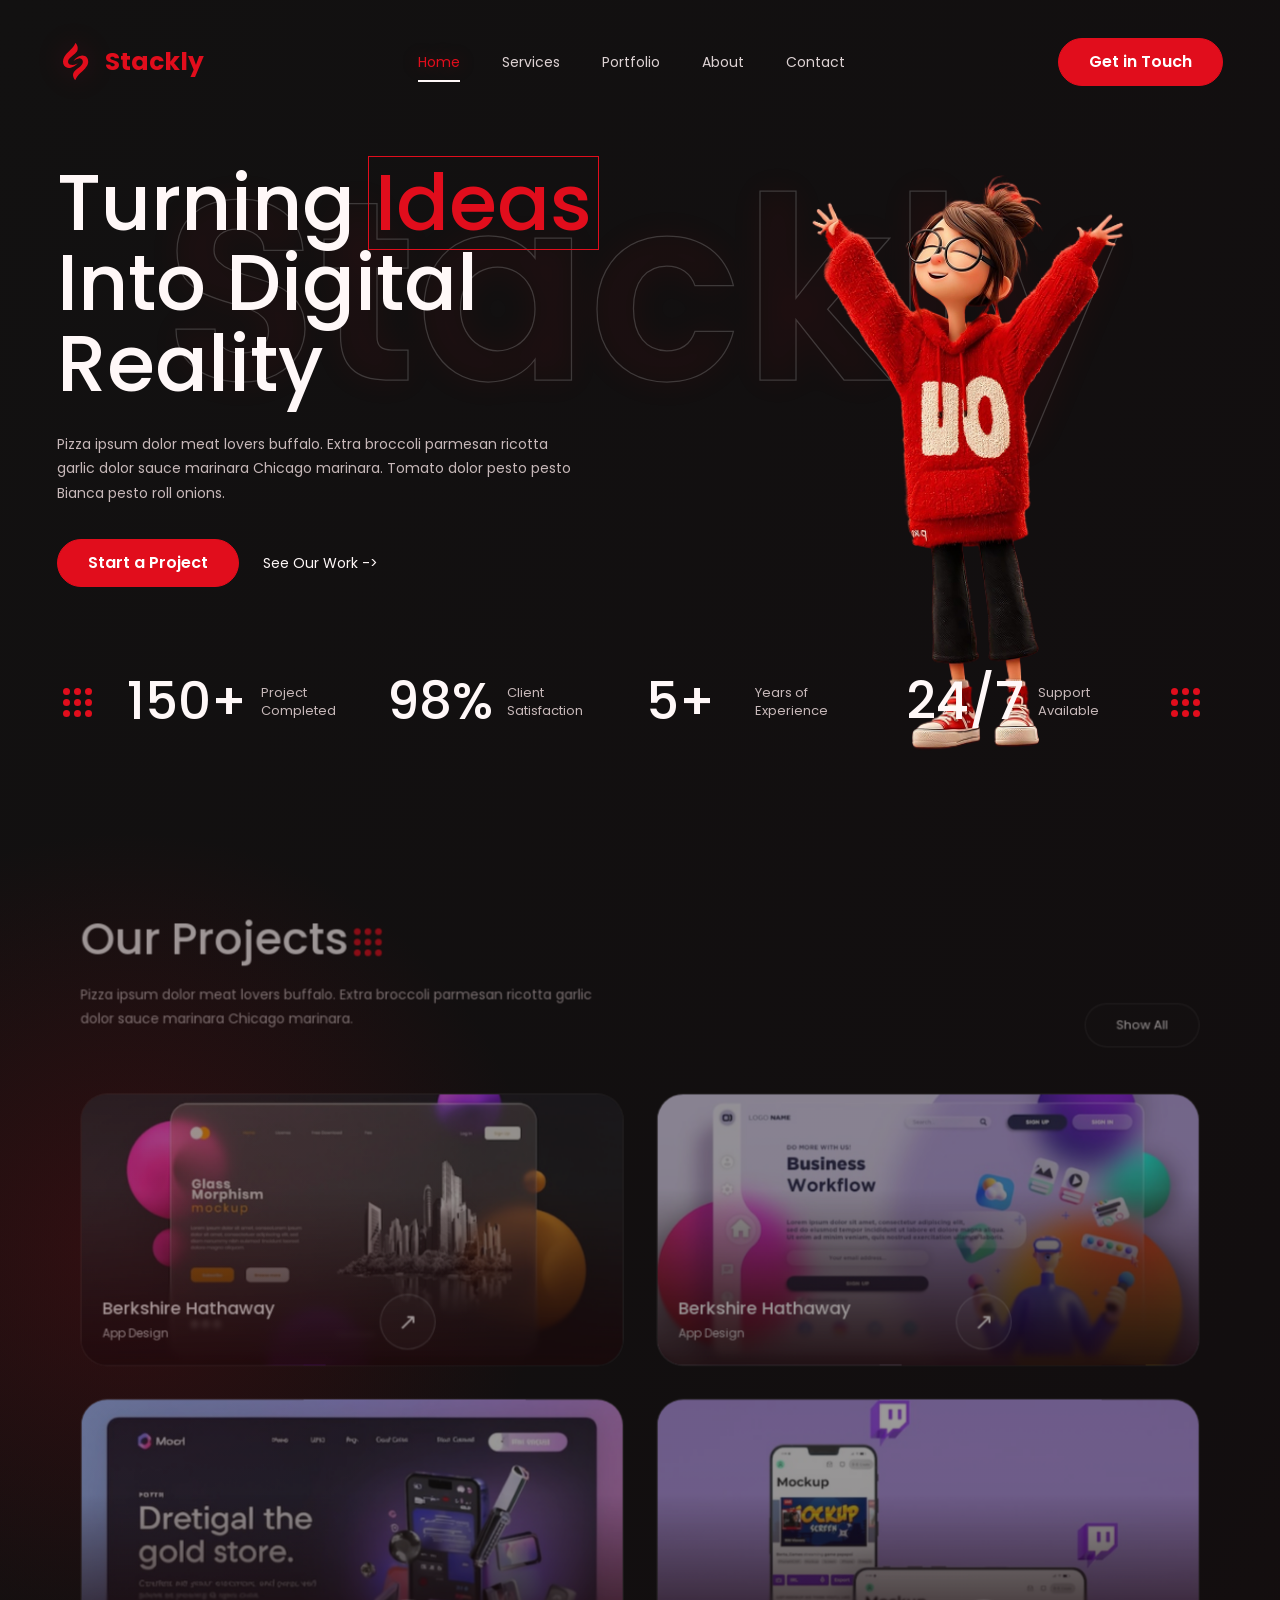
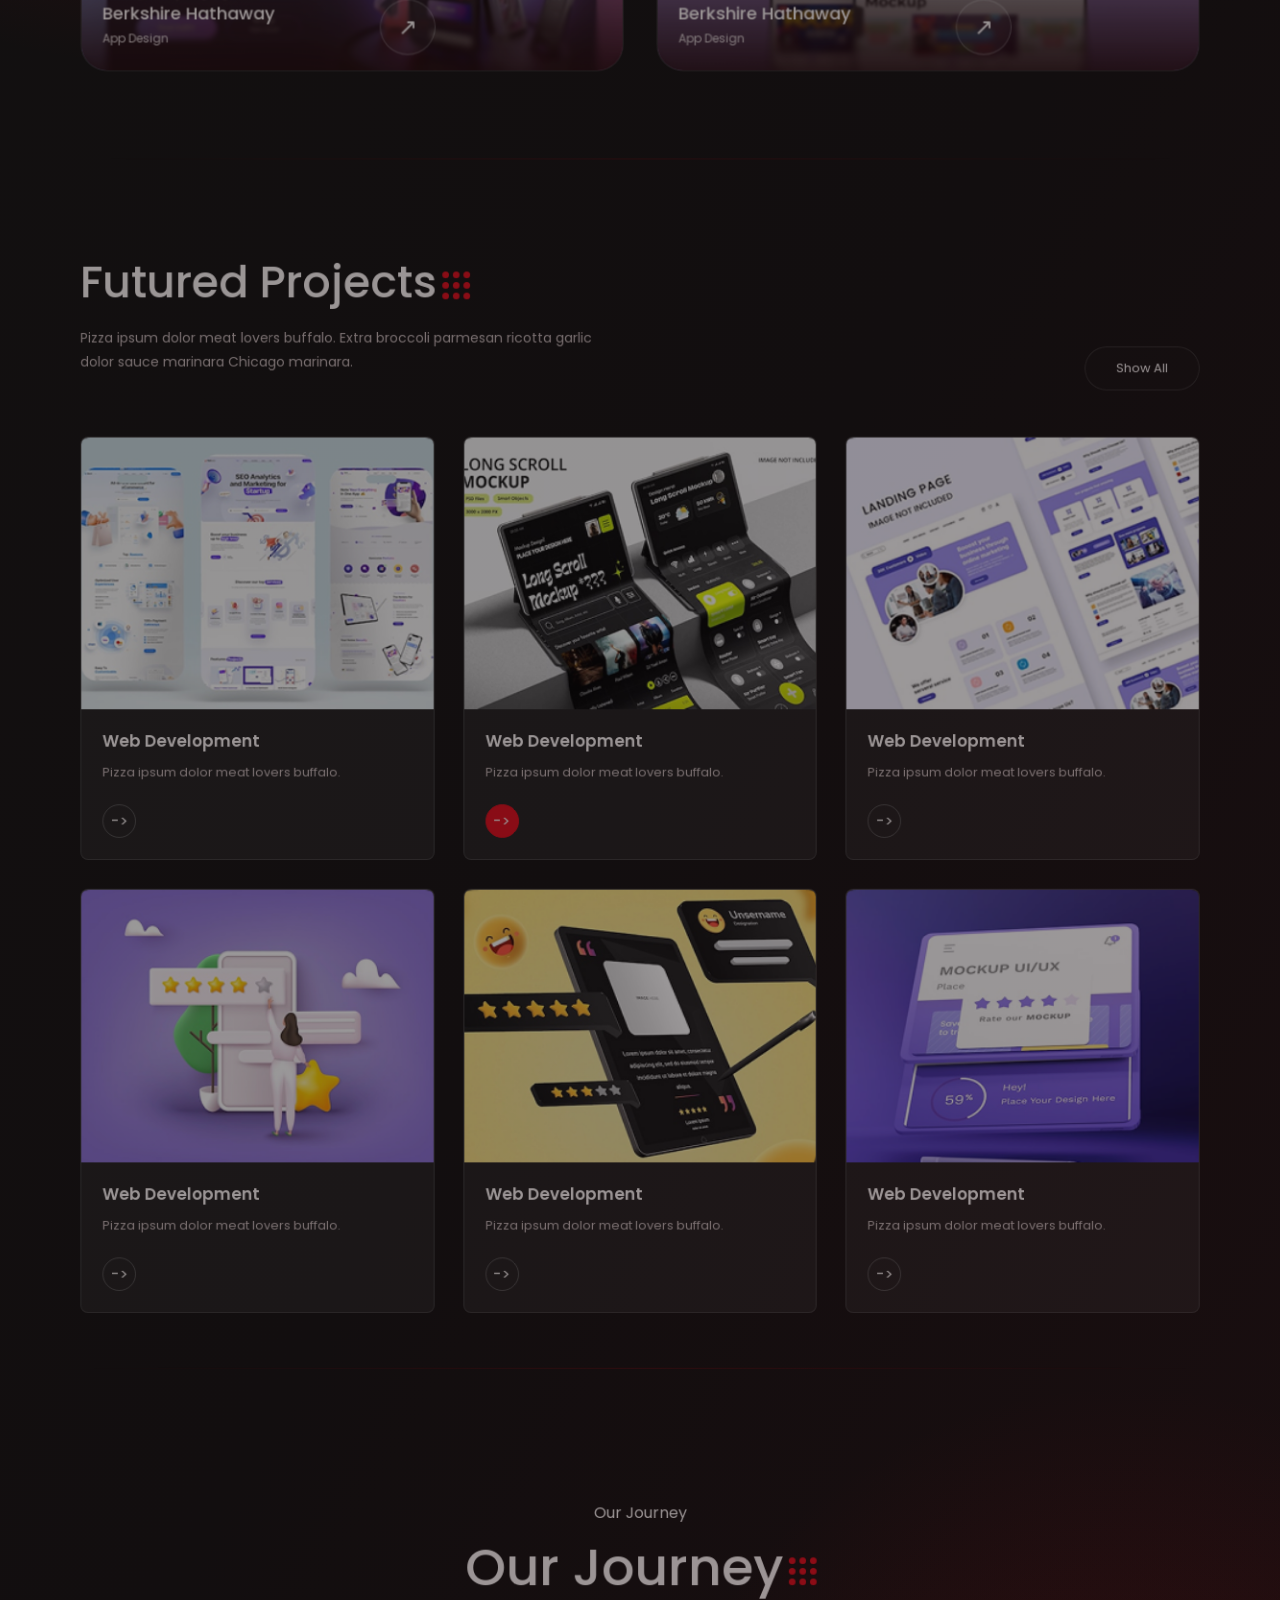
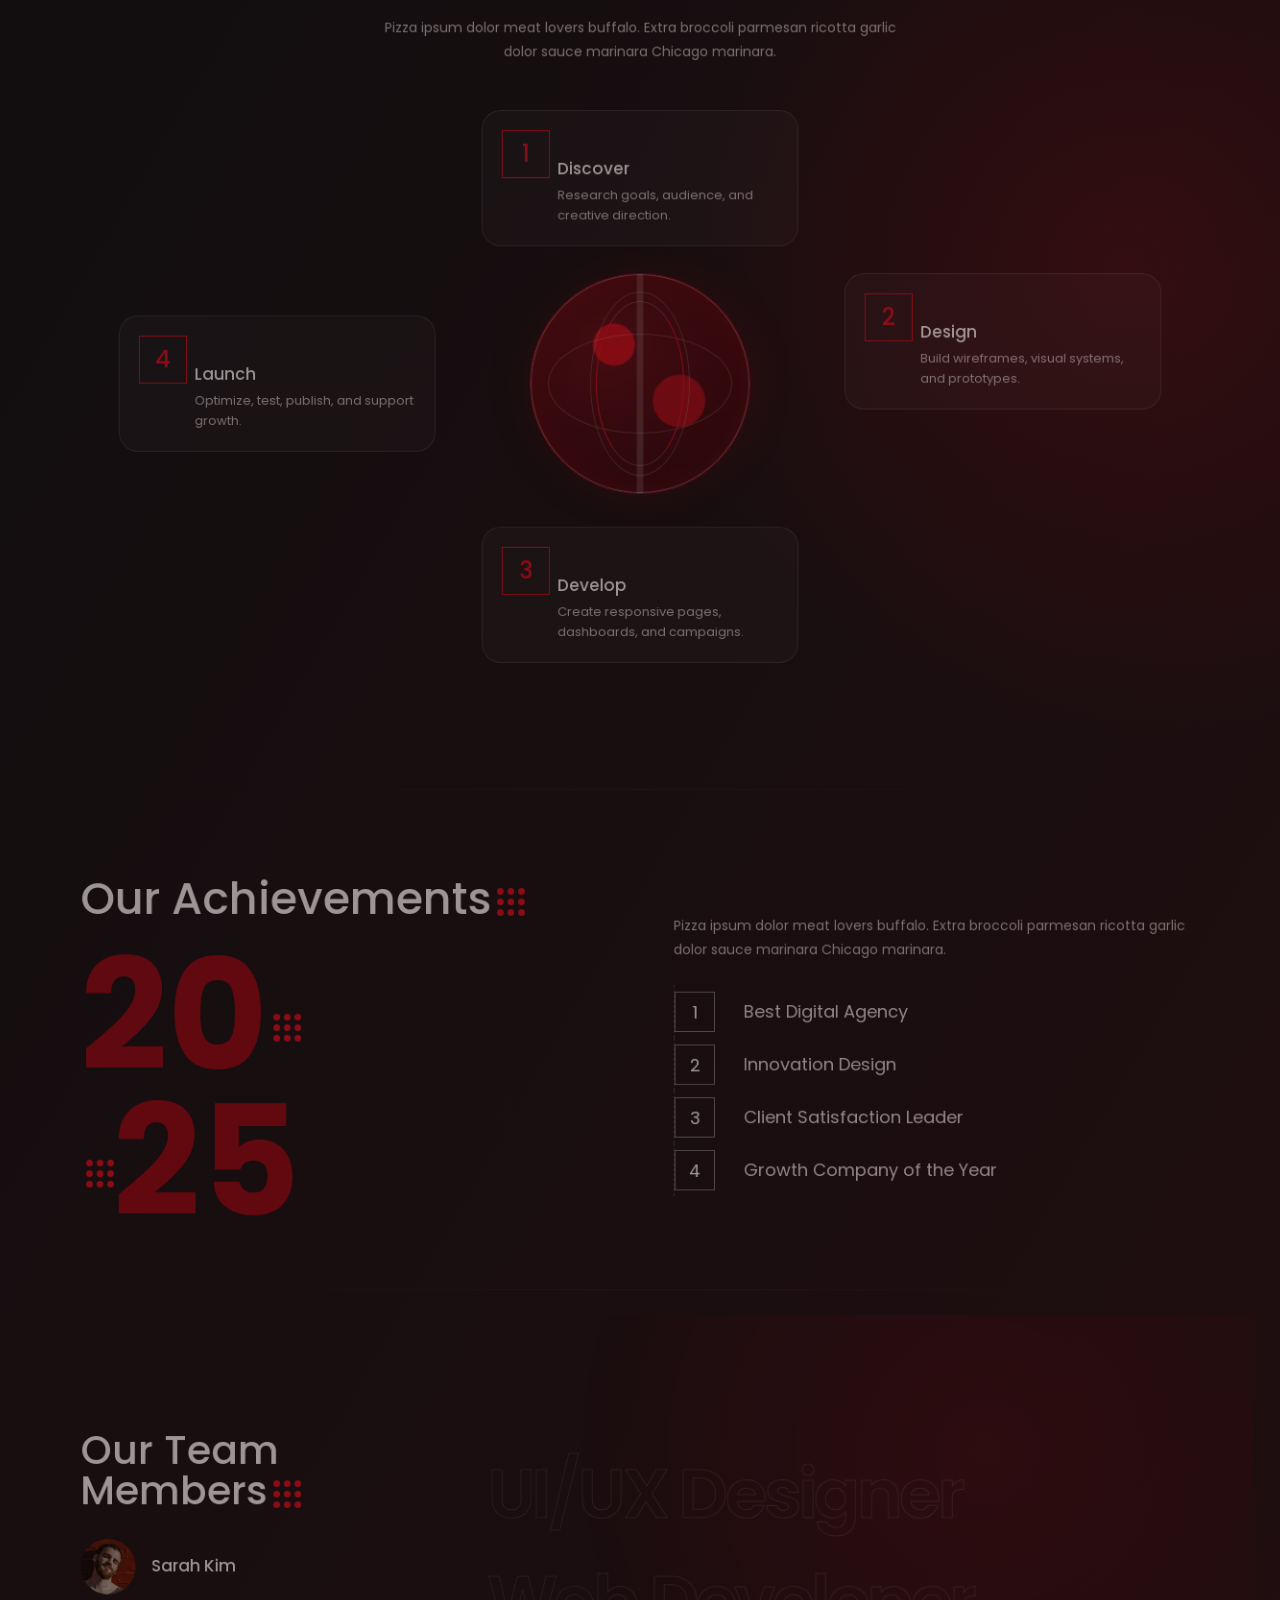
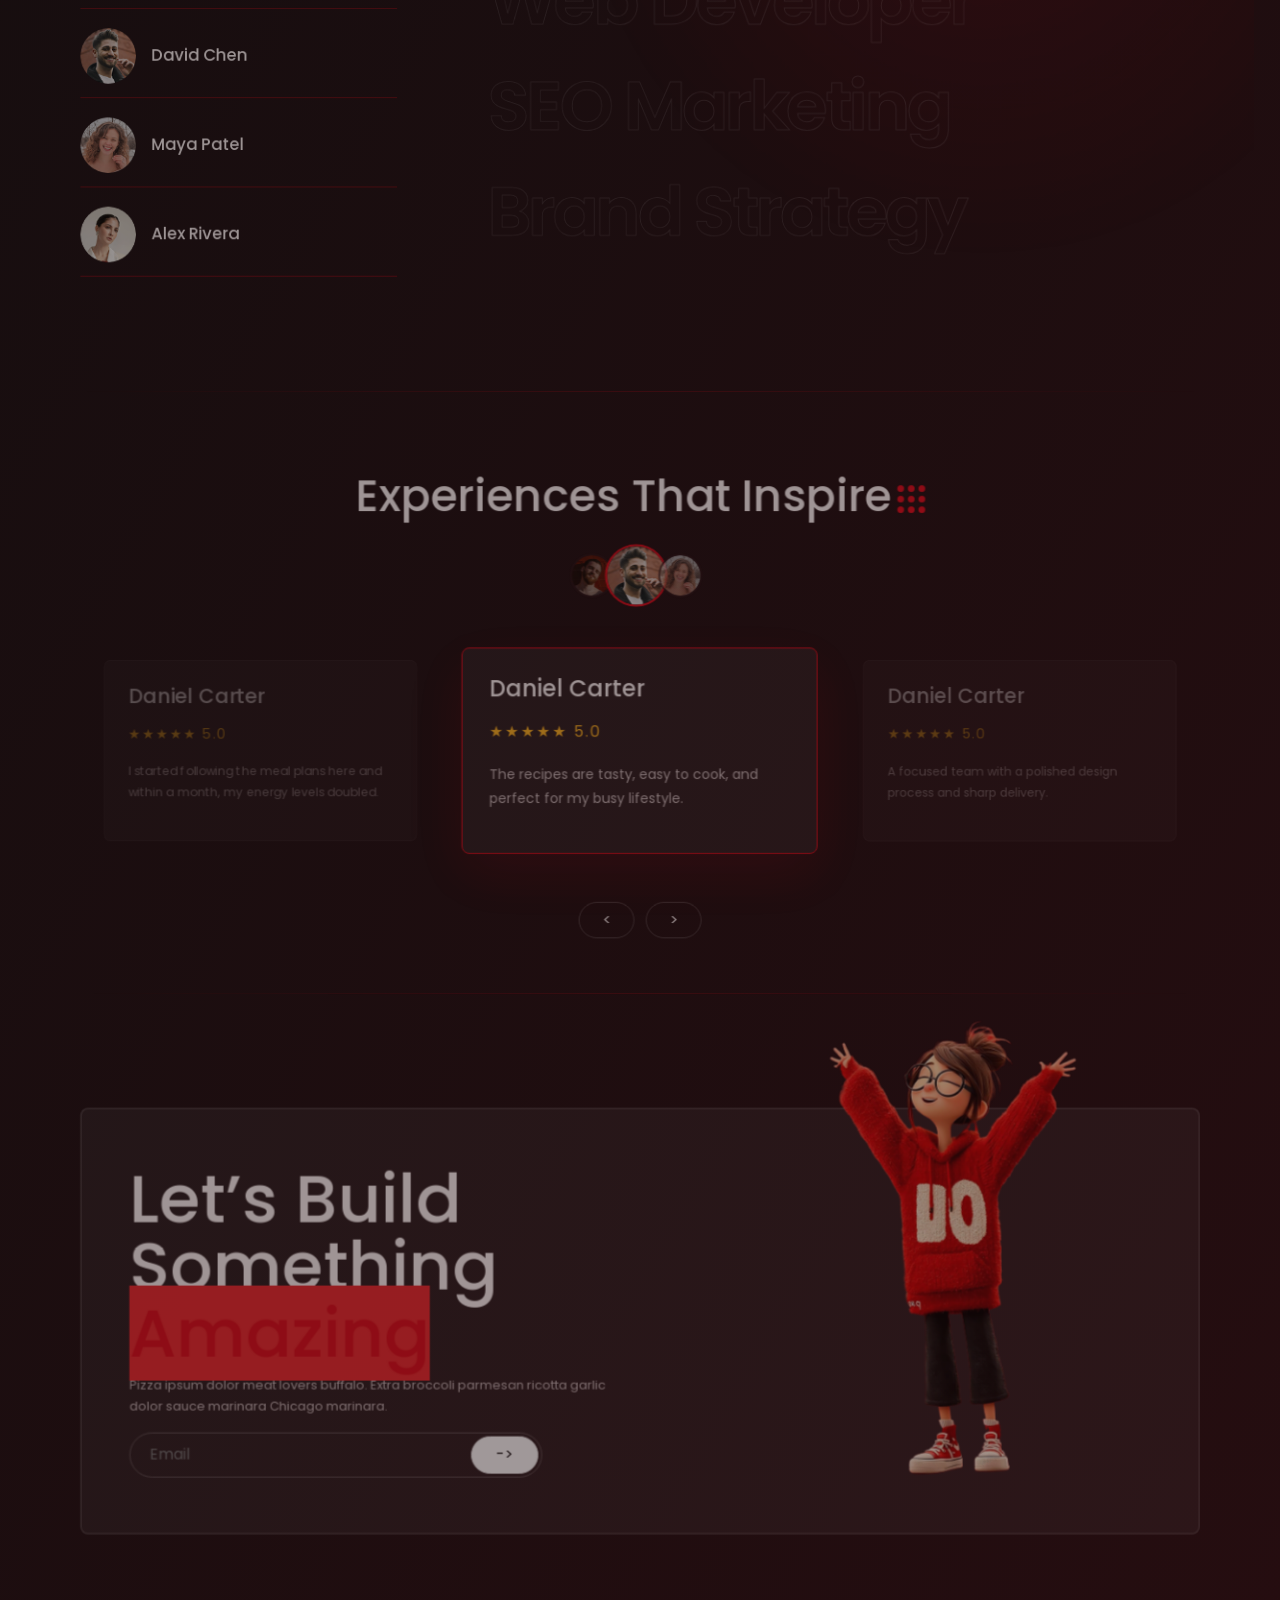
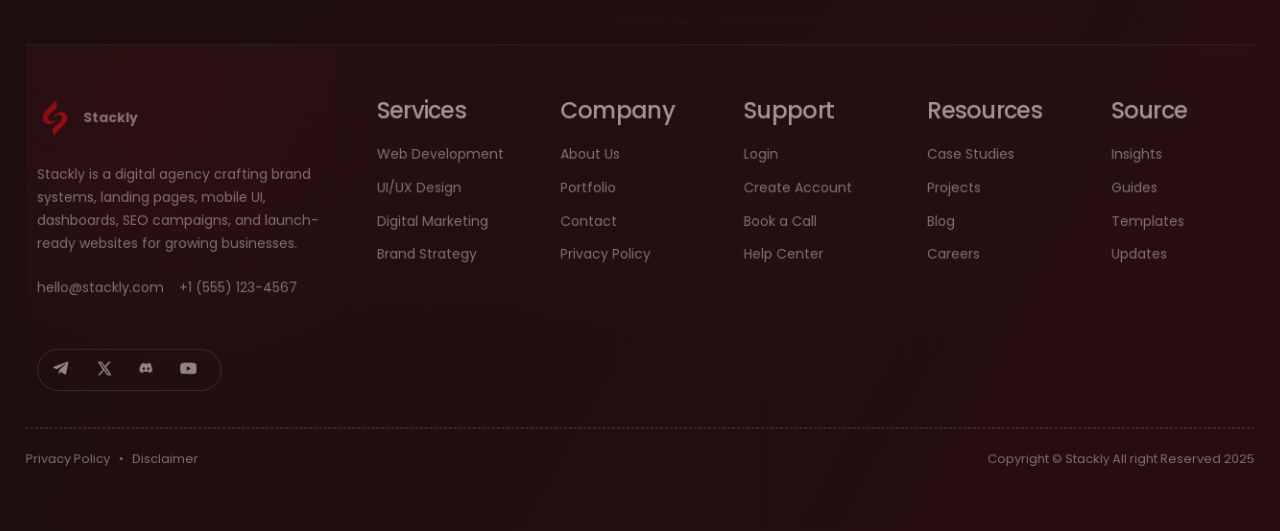
<file: index.html>
<!doctype html>
<html lang="en">
<head>
  <meta charset="utf-8">
  <meta name="viewport" content="width=device-width, initial-scale=1">
  <title>Stackly - Digital Agency</title>
  <link rel="preconnect" href="https://fonts.googleapis.com">
  <link rel="preconnect" href="https://fonts.gstatic.com" crossorigin>
  <link href="https://fonts.googleapis.com/css2?family=Poppins:wght@400;500;600;700&display=swap" rel="stylesheet">
  <link href="https://cdn.jsdelivr.net/npm/bootstrap@5.3.3/dist/css/bootstrap.min.css" rel="stylesheet">
  <link href="css/style.css" rel="stylesheet">
</head>
<body>
  <div class="site-shell">
    <nav class="navbar">
      <div class="container-xl d-flex align-items-center justify-content-between">
        <a class="brand" href="index.html" aria-label="Stackly home"><img class="brand-logo" src="assets/stackly-logo.svg" alt="">Stackly</a>
        <button class="menu-toggle" aria-label="Toggle menu"><span></span><span></span></button>
        <ul class="nav-menu">
          <li><a class="active" href="index.html">Home</a></li>
          <li><a href="services.html">Services</a></li>
          <li><a href="portfolio.html">Portfolio</a></li>
          <li><a href="about.html">About</a></li>
          <li><a href="contact.html">Contact</a></li>
        </ul>
        <a class="pill-btn" href="signin.html">Get in Touch</a>
      </div>
    </nav>

    <header class="hero">
      <div class="container-xl">
        <div class="watermark">Stackly</div>
        <h1 class="hero-title">Turning <span class="mark-word">Ideas</span> Into Digital Reality</h1>
        <p class="hero-copy">Pizza ipsum dolor meat lovers buffalo. Extra broccoli parmesan ricotta garlic dolor sauce marinara Chicago marinara. Tomato dolor pesto pesto Bianca pesto roll onions.</p>
        <div class="hero-actions">
          <a class="pill-btn" href="contact.html">Start a Project</a>
          <a class="text-link" href="portfolio.html">See Our Work -></a>
        </div>
        <img class="hero-character" src="assets/character-hero.png" alt="Stackly 3D character">
        <div class="stats-row">
          <span class="accent-dots" aria-hidden="true"><i></i><i></i><i></i><i></i><i></i><i></i><i></i><i></i><i></i></span>
          <div class="stat"><strong>150+</strong><span>Project<br>Completed</span></div>
          <div class="stat"><strong>98%</strong><span>Client<br>Satisfaction</span></div>
          <div class="stat"><strong>5+</strong><span>Years of<br>Experience</span></div>
          <div class="stat"><strong>24/7</strong><span>Support<br>Available</span></div>
          <span class="accent-dots" aria-hidden="true"><i></i><i></i><i></i><i></i><i></i><i></i><i></i><i></i><i></i></span>
        </div>
      </div>
    </header>

    <section class="section">
      <div class="container-xl">
        <div class="d-flex align-items-end justify-content-between gap-4 mb-5">
          <div>
            <h2 class="section-title sm" data-dots>Our Projects</h2>
            <p class="section-kicker">Pizza ipsum dolor meat lovers buffalo. Extra broccoli parmesan ricotta garlic dolor sauce marinara Chicago marinara.</p>
          </div>
          <a class="ghost-btn" href="portfolio.html">Show All</a>
        </div>
        <div class="projects-grid">
          <a class="project-card" href="404.html"><img src="assets/project-01.png" alt="Berkshire Hathaway dashboard"><span class="project-label"><strong>Berkshire Hathaway</strong><span>App Design</span></span></a>
          <a class="project-card" href="404.html"><img src="assets/project-02.png" alt="Business workflow design"><span class="project-label"><strong>Berkshire Hathaway</strong><span>App Design</span></span></a>
          <a class="project-card" href="404.html"><img src="assets/project-03.png" alt="Mobile social design"><span class="project-label"><strong>Berkshire Hathaway</strong><span>App Design</span></span></a>
          <a class="project-card" href="404.html"><img src="assets/project-04.png" alt="Streaming app mockup"><span class="project-label"><strong>Berkshire Hathaway</strong><span>App Design</span></span></a>
        </div>
      </div>
    </section>

    <section class="section section-tight">
      <div class="container-xl">
        <div class="d-flex align-items-end justify-content-between gap-4 mb-5">
          <div>
            <h2 class="section-title sm" data-dots>Futured Projects</h2>
            <p class="section-kicker">Pizza ipsum dolor meat lovers buffalo. Extra broccoli parmesan ricotta garlic dolor sauce marinara Chicago marinara.</p>
          </div>
          <a class="ghost-btn" href="portfolio.html">Show All</a>
        </div>
        <div class="feature-grid">
          <article class="feature-card"><img src="assets/feature-01.png" alt="SEO analytics landing page mockup"><div class="feature-body"><h3>Web Development</h3><p>Pizza ipsum dolor meat lovers buffalo.</p><a class="circle-arrow" href="404.html">-></a></div></article>
          <article class="feature-card"><img src="assets/feature-02.png" alt="Long scroll mobile mockup"><div class="feature-body"><h3>Web Development</h3><p>Pizza ipsum dolor meat lovers buffalo.</p><a class="circle-arrow active" href="404.html">-></a></div></article>
          <article class="feature-card"><img src="assets/feature-03.png" alt="Landing page UI mockup"><div class="feature-body"><h3>Web Development</h3><p>Pizza ipsum dolor meat lovers buffalo.</p><a class="circle-arrow" href="404.html">-></a></div></article>
          <article class="feature-card"><img src="assets/feature-04.png" alt="3D rating illustration"><div class="feature-body"><h3>Web Development</h3><p>Pizza ipsum dolor meat lovers buffalo.</p><a class="circle-arrow" href="404.html">-></a></div></article>
          <article class="feature-card"><img src="assets/feature-05.png" alt="Customer review mobile mockup"><div class="feature-body"><h3>Web Development</h3><p>Pizza ipsum dolor meat lovers buffalo.</p><a class="circle-arrow" href="404.html">-></a></div></article>
          <article class="feature-card"><img src="assets/feature-06.png" alt="Mockup UI UX card"><div class="feature-body"><h3>Web Development</h3><p>Pizza ipsum dolor meat lovers buffalo.</p><a class="circle-arrow" href="404.html">-></a></div></article>
        </div>
      </div>
    </section>

    <section class="section journey-premium-section">
      <div class="container-xl">
        <div class="text-center journey-head">
          <p class="section-eyebrow">Our Journey</p>
          <h2 class="section-title text-center" data-dots>Our Journey</h2>
          <p class="section-kicker mx-auto">Pizza ipsum dolor meat lovers buffalo. Extra broccoli parmesan ricotta garlic dolor sauce marinara Chicago marinara.</p>
        </div>
        <div class="journey journey-globe-wrap journey-premium">
          <div class="journey-globe" aria-hidden="true"><span></span><span></span><span></span></div>
          <div class="journey-step journey-top"><b>1</b><h3>Discover</h3><p>Research goals, audience, and creative direction.</p></div>
          <div class="journey-step journey-right"><b>2</b><h3>Design</h3><p>Build wireframes, visual systems, and prototypes.</p></div>
          <div class="journey-step journey-bottom"><b>3</b><h3>Develop</h3><p>Create responsive pages, dashboards, and campaigns.</p></div>
          <div class="journey-step journey-left"><b>4</b><h3>Launch</h3><p>Optimize, test, publish, and support growth.</p></div>
        </div>
      </div>
    </section>

    <section class="section section-tight">
      <div class="container-xl achievement-grid">
        <div><h2 class="section-title sm" data-dots>Our Achievements</h2><div class="big-numbers">20<span class="accent-dots" aria-hidden="true"><i></i><i></i><i></i><i></i><i></i><i></i><i></i><i></i><i></i></span><br><span class="accent-dots" aria-hidden="true"><i></i><i></i><i></i><i></i><i></i><i></i><i></i><i></i><i></i></span>25</div></div>
        <div><p class="section-kicker mb-4">Pizza ipsum dolor meat lovers buffalo. Extra broccoli parmesan ricotta garlic dolor sauce marinara Chicago marinara.</p><ol class="award-list"><li>Best Digital Agency</li><li>Innovation Design</li><li>Client Satisfaction Leader</li><li>Growth Company of the Year</li></ol></div>
      </div>
    </section>

    <section class="section section-tight team-showcase-section">
      <div class="container-xl team-layout team-premium-layout">
        <div class="team-copy">
          <h2 class="section-title sm" data-dots>Our Team<br>Members</h2>
          <div class="team-list previous-team-list">
            <div class="team-list-inner">
              <div class="team-person"><img src="assets/team-sarah.png" alt="Sarah Kim"><span>Sarah Kim</span></div>
              <div class="team-person"><img src="assets/team-david.png" alt="David Chen"><span>David Chen</span></div>
              <div class="team-person"><img src="assets/team-maya.png" alt="Maya Patel"><span>Maya Patel</span></div>
              <div class="team-person"><img src="assets/team-alex.png" alt="Alex Rivera"><span>Alex Rivera</span></div>
            </div>
          </div>
        </div>
        <div class="team-role-showcase" aria-label="Team expertise">
          <span class="role-outline">UI/UX Designer</span>
          <span class="role-focus">Web Developer</span>
          <span class="role-outline">SEO Marketing</span>
          <span class="role-outline">Brand Strategy</span>
        </div>
      </div>
    </section>

    <section class="section section-tight">
      <div class="container-xl">
        <h2 class="section-title sm text-center" data-dots>Experiences That Inspire</h2>
        <div class="avatar-strip">
          <img src="assets/team-sarah.png" alt=""><img src="assets/team-david.png" alt=""><img src="assets/team-maya.png" alt="">
        </div>
        <div class="testimonial-track">
          <article class="testimonial-card"><h3>Daniel Carter</h3><div class="stars">★★★★★ 5.0</div><p class="section-kicker">I started following the meal plans here and within a month, my energy levels doubled.</p></article>
          <article class="testimonial-card featured"><h3>Daniel Carter</h3><div class="stars">★★★★★ 5.0</div><p class="section-kicker">The recipes are tasty, easy to cook, and perfect for my busy lifestyle.</p></article>
          <article class="testimonial-card"><h3>Daniel Carter</h3><div class="stars">★★★★★ 5.0</div><p class="section-kicker">A focused team with a polished design process and sharp delivery.</p></article>
        </div>
        <div class="slider-controls"><button type="button"><</button><button class="next" type="button">></button></div>
      </div>
    </section>

    <section class="section">
      <div class="container-xl">
        <div class="cta-box">
          <div><h2>Let’s Build<br>Something<br><span class="red">Amazing</span></h2><p>Pizza ipsum dolor meat lovers buffalo. Extra broccoli parmesan ricotta garlic dolor sauce marinara Chicago marinara.</p><form class="email-form" data-email-redirect="404.html"><input type="email" placeholder="Email" required><button type="submit">-></button></form></div>
          <img class="cta-character" src="assets/character-cta.png" alt="Stackly character celebrating">
        </div>
      </div>
    </section>

    <footer>
      <div class="footer"><div class="container-xl row gy-5 footer-grid">
        <div class="col-lg-4 footer-brand-col">
          <a class="brand mb-4" href="index.html" aria-label="Stackly home"><img class="brand-logo" src="assets/stackly-logo.svg" alt="">Stackly</a>
          <p>Stackly is a digital agency crafting brand systems, landing pages, mobile UI, dashboards, SEO campaigns, and launch-ready websites for growing businesses.</p>
          <p>hello@stackly.com &nbsp;&nbsp; +1 (555) 123-4567</p>
          <div class="socials" aria-label="Social links"><a href="404.html" aria-label="Telegram"><svg viewBox="0 0 24 24"><path d="M21.7 4.3 18.4 20c-.2 1-1.1 1.2-1.9.7l-5.2-3.8-2.5 2.4c-.3.3-.5.5-1 .5l.4-5.4 9.8-8.8c.4-.4-.1-.6-.7-.3L5.2 12.9.1 11.3c-1.1-.3-1.1-1.1.2-1.6L20.4 2c.9-.3 1.7.2 1.3 2.3z"/></svg></a><a href="404.html" aria-label="X Twitter"><svg viewBox="0 0 24 24"><path d="M18.9 2H22l-6.8 7.8 8 12.2h-6.3l-4.9-7.1L6.4 22H3.2l7.3-8.4L2.8 2h6.4l4.4 6.5L18.9 2zm-1.1 17.9h1.7L8.3 4H6.5l11.3 15.9z"/></svg></a><a href="404.html" aria-label="Discord"><svg viewBox="0 0 24 24"><path d="M19.5 5.3A16 16 0 0 0 15.6 4l-.5 1c-1.9-.3-3.8-.3-5.6 0L9 4a16 16 0 0 0-3.9 1.3C2.6 9 1.9 12.6 2.2 16.1A16 16 0 0 0 7 18.6l1-1.6c-.6-.2-1.1-.5-1.6-.8l.4-.3c3.1 1.4 6.4 1.4 9.5 0l.4.3c-.5.3-1 .6-1.6.8l1 1.6a16 16 0 0 0 4.8-2.5c.4-4-.7-7.5-2.4-10.8zM8.7 14.1c-.9 0-1.7-.9-1.7-1.9s.8-1.9 1.7-1.9 1.7.9 1.7 1.9-.8 1.9-1.7 1.9zm6.6 0c-.9 0-1.7-.9-1.7-1.9s.8-1.9 1.7-1.9 1.7.9 1.7 1.9-.8 1.9-1.7 1.9z"/></svg></a><a href="404.html" aria-label="YouTube"><svg viewBox="0 0 24 24"><path d="M23.5 6.2a3 3 0 0 0-2.1-2.1C19.5 3.6 12 3.6 12 3.6s-7.5 0-9.4.5A3 3 0 0 0 .5 6.2 31.4 31.4 0 0 0 0 12a31.4 31.4 0 0 0 .5 5.8 3 3 0 0 0 2.1 2.1c1.9.5 9.4.5 9.4.5s7.5 0 9.4-.5a3 3 0 0 0 2.1-2.1A31.4 31.4 0 0 0 24 12a31.4 31.4 0 0 0-.5-5.8zM9.6 15.6V8.4L15.8 12l-6.2 3.6z"/></svg></a></div>
        </div>
        <div class="col-6 col-lg-2"><h3>Services</h3><ul><li><a href="services.html">Web Development</a></li><li><a href="services.html">UI/UX Design</a></li><li><a href="services.html">Digital Marketing</a></li><li><a href="services.html">Brand Strategy</a></li></ul></div>
        <div class="col-6 col-lg-2"><h3>Company</h3><ul><li><a href="about.html">About Us</a></li><li><a href="portfolio.html">Portfolio</a></li><li><a href="contact.html">Contact</a></li><li><a href="#">Privacy Policy</a></li></ul></div>
        <div class="col-6 col-lg-2"><h3>Support</h3><ul><li><a href="signin.html">Login</a></li><li><a href="signup.html">Create Account</a></li><li><a href="contact.html">Book a Call</a></li><li><a href="404.html">Help Center</a></li></ul></div>
        <div class="col-6 col-lg-2"><h3>Resources</h3><ul><li><a href="services.html">Case Studies</a></li><li><a href="portfolio.html">Projects</a></li><li><a href="404.html">Blog</a></li><li><a href="404.html">Careers</a></li></ul></div>
        <div class="col-6 col-lg-2"><h3>Source</h3><ul><li><a href="404.html">Insights</a></li><li><a href="404.html">Guides</a></li><li><a href="404.html">Templates</a></li><li><a href="404.html">Updates</a></li></ul></div>
      </div></div>
      <div class="container-xl copyright"><span>Privacy Policy &nbsp; • &nbsp; Disclaimer</span><span>Copyright © Stackly All right Reserved 2025</span></div>
    </footer>
  </div>
  <script src="js/main.js"></script>
</body>
</html>
</file>
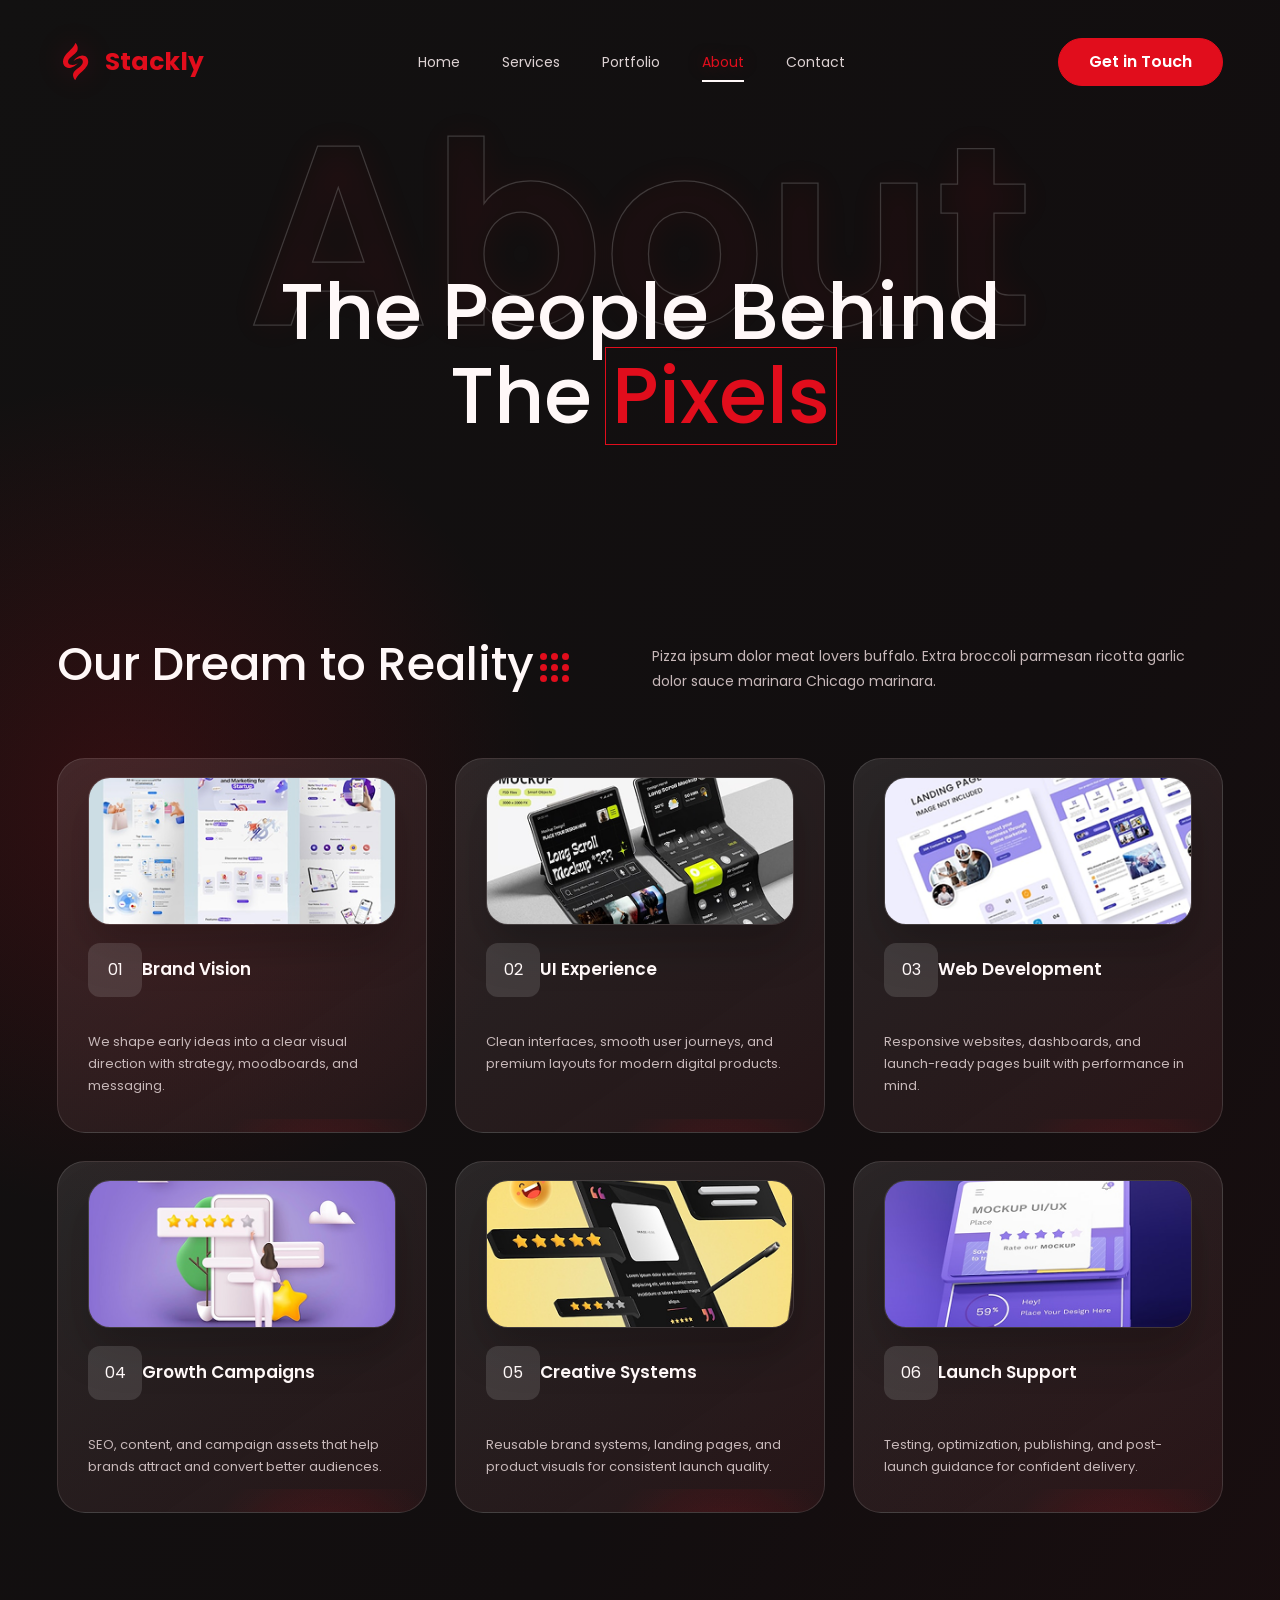
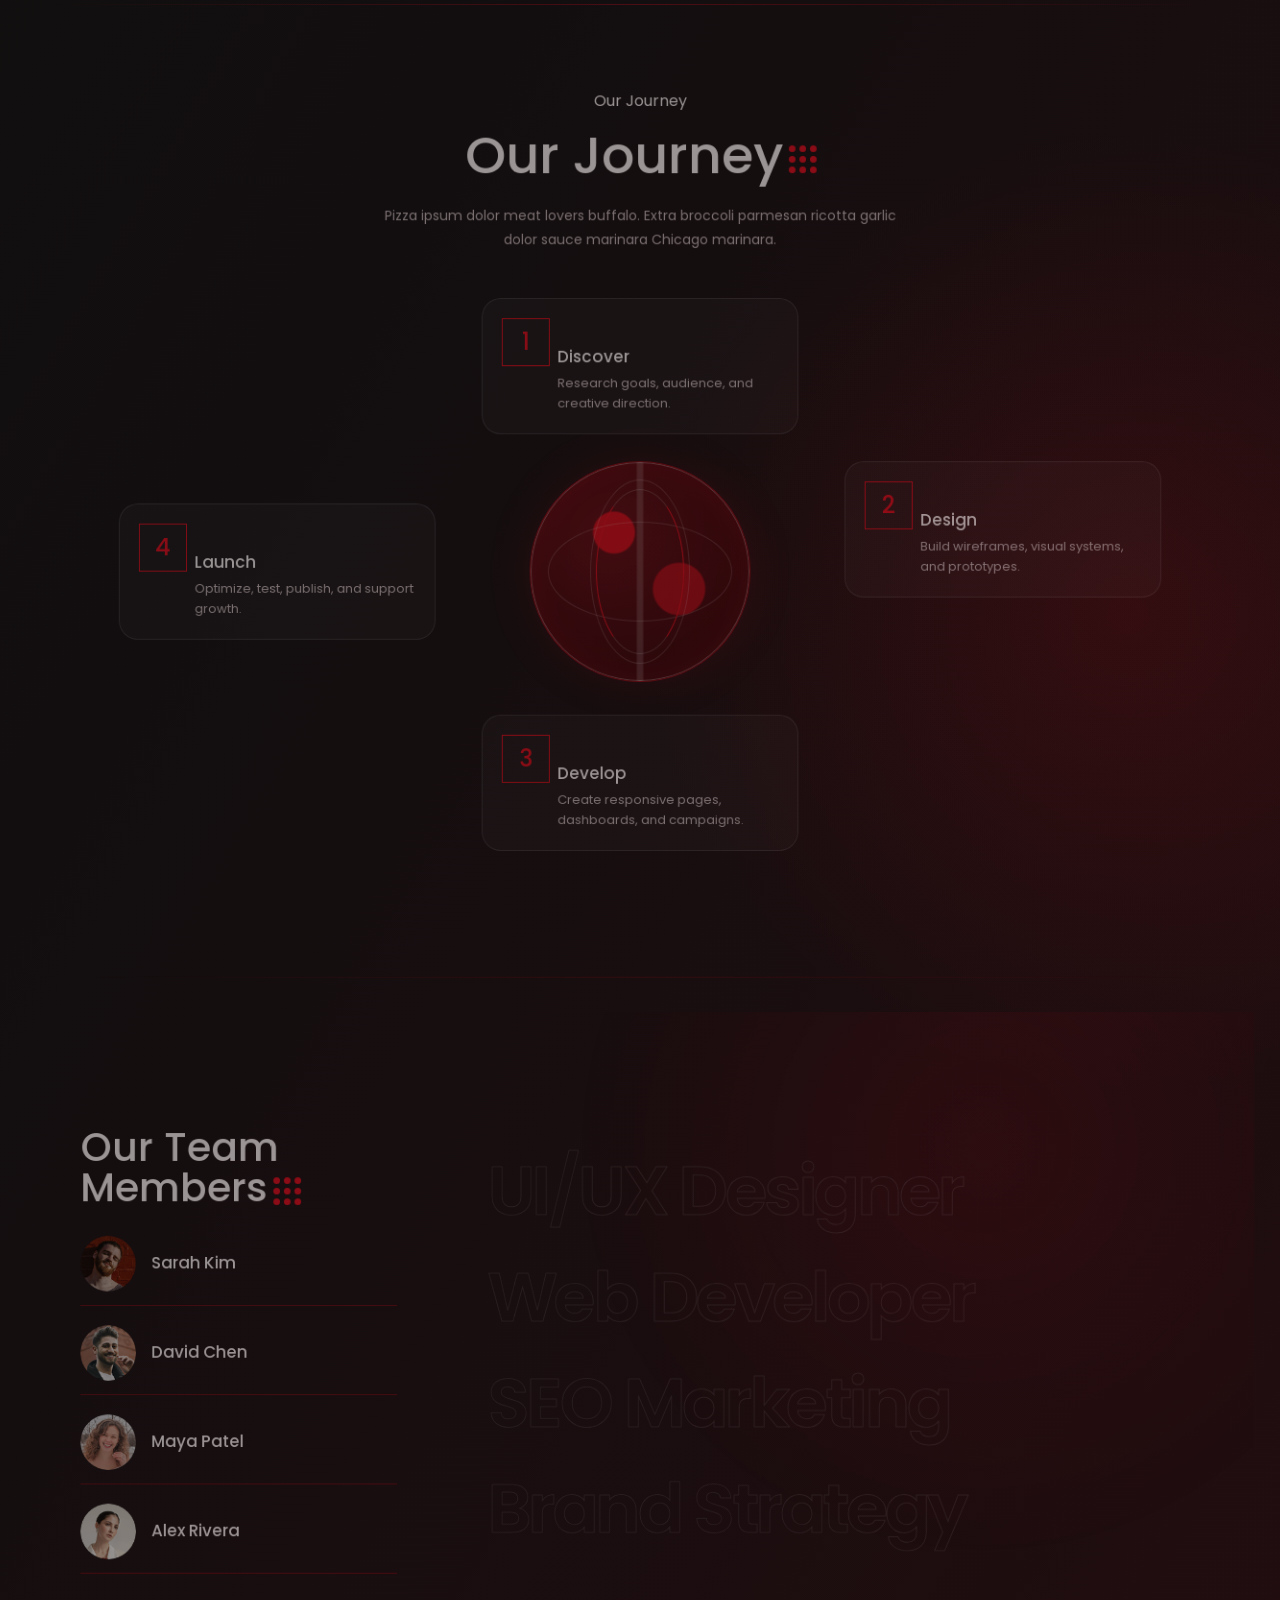
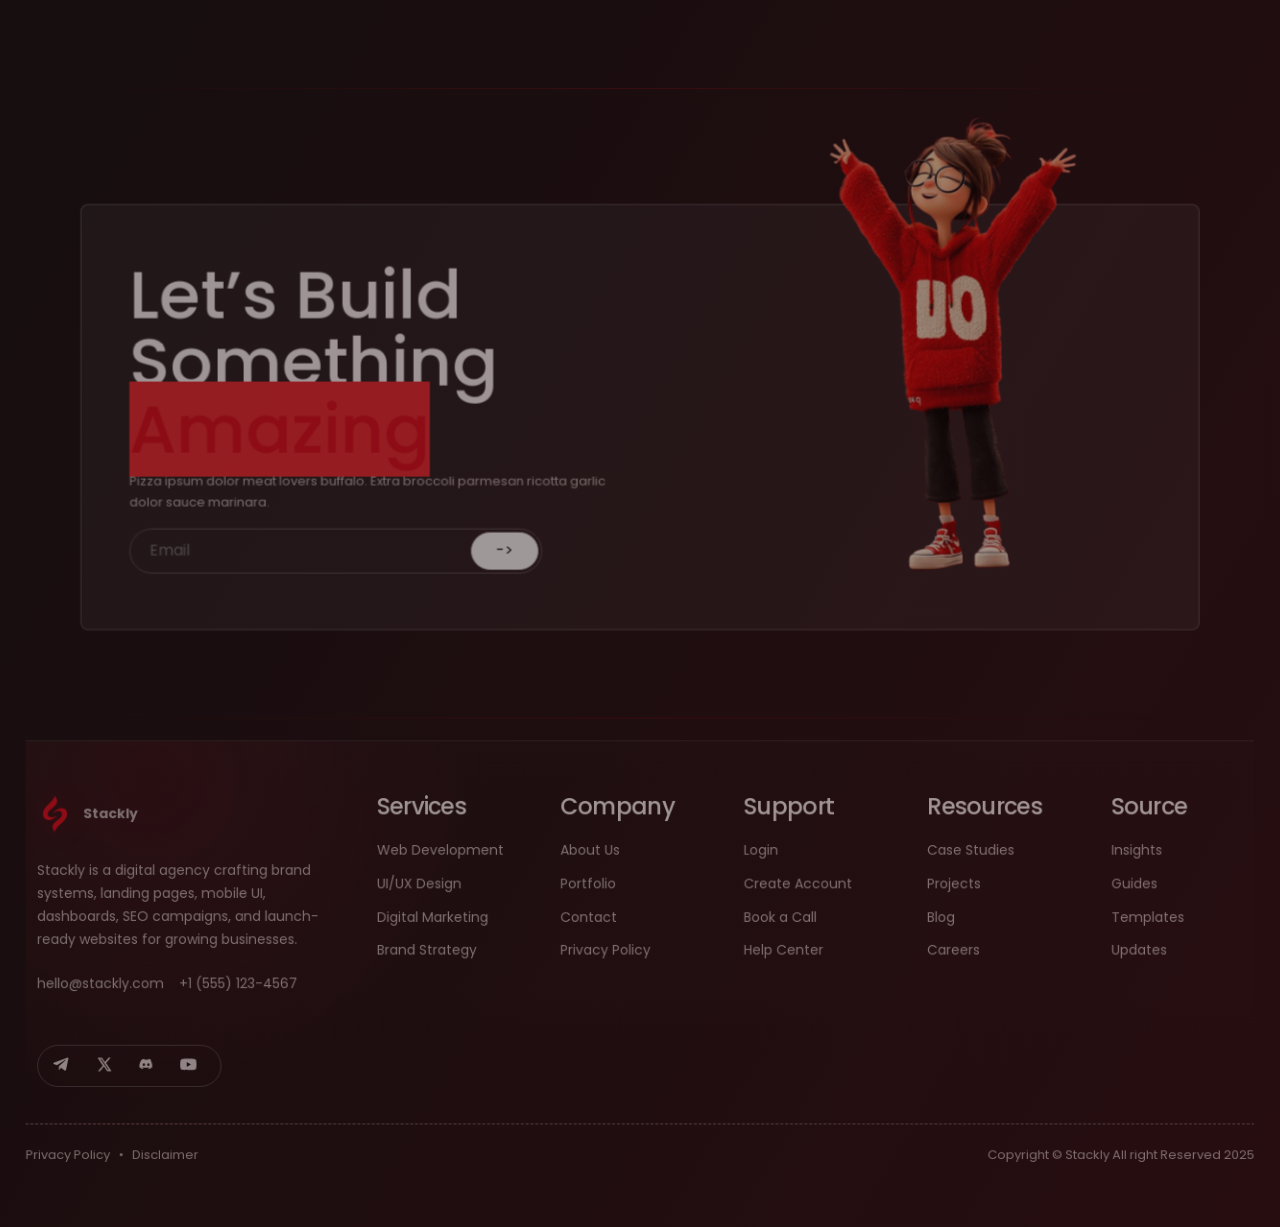
<file: about.html>
<!doctype html>
<html lang="en">
<head>
  <meta charset="utf-8"><meta name="viewport" content="width=device-width, initial-scale=1">
  <title>About - Stackly</title>
  <link rel="preconnect" href="https://fonts.googleapis.com"><link rel="preconnect" href="https://fonts.gstatic.com" crossorigin>
  <link href="https://fonts.googleapis.com/css2?family=Poppins:wght@400;500;600;700&display=swap" rel="stylesheet">
  <link href="https://cdn.jsdelivr.net/npm/bootstrap@5.3.3/dist/css/bootstrap.min.css" rel="stylesheet"><link href="css/style.css" rel="stylesheet">
</head>
<body><div class="site-shell">
  <nav class="navbar"><div class="container-xl d-flex align-items-center justify-content-between"><a class="brand" href="index.html" aria-label="Stackly home"><img class="brand-logo" src="assets/stackly-logo.svg" alt="">Stackly</a><button class="menu-toggle" aria-label="Toggle menu"><span></span><span></span></button><ul class="nav-menu"><li><a href="index.html">Home</a></li><li><a href="services.html">Services</a></li><li><a href="portfolio.html">Portfolio</a></li><li><a class="active" href="about.html">About</a></li><li><a href="contact.html">Contact</a></li></ul><a class="pill-btn" href="signin.html">Get in Touch</a></div></nav>
  <header class="inner-hero"><div class="container-xl"><div class="watermark">About</div><h1>The People Behind<br>The <span class="mark-word red">Pixels</span></h1></div></header>
  <section class="section"><div class="container-xl"><div class="row align-items-end mb-5"><div class="col-lg-6"><h2 class="section-title sm" data-dots>Our Dream to Reality</h2></div><div class="col-lg-6"><p class="section-kicker">Pizza ipsum dolor meat lovers buffalo. Extra broccoli parmesan ricotta garlic dolor sauce marinara Chicago marinara.</p></div></div><div class="value-grid dream-image-grid">
    <article class="value-card dream-card"><div class="dream-card-img"><img src="assets/feature-01.png" alt="Brand systems preview"></div><span class="icon-pill">01</span><h3>Brand Vision</h3><p>We shape early ideas into a clear visual direction with strategy, moodboards, and messaging.</p></article>
    <article class="value-card dream-card"><div class="dream-card-img"><img src="assets/feature-02.png" alt="Landing page design preview"></div><span class="icon-pill">02</span><h3>UI Experience</h3><p>Clean interfaces, smooth user journeys, and premium layouts for modern digital products.</p></article>
    <article class="value-card dream-card"><div class="dream-card-img"><img src="assets/feature-03.png" alt="Dashboard project preview"></div><span class="icon-pill">03</span><h3>Web Development</h3><p>Responsive websites, dashboards, and launch-ready pages built with performance in mind.</p></article>
    <article class="value-card dream-card"><div class="dream-card-img"><img src="assets/feature-04.png" alt="Customer review design preview"></div><span class="icon-pill">04</span><h3>Growth Campaigns</h3><p>SEO, content, and campaign assets that help brands attract and convert better audiences.</p></article>
    <article class="value-card dream-card"><div class="dream-card-img"><img src="assets/feature-05.png" alt="Mobile testimonial preview"></div><span class="icon-pill">05</span><h3>Creative Systems</h3><p>Reusable brand systems, landing pages, and product visuals for consistent launch quality.</p></article>
    <article class="value-card dream-card"><div class="dream-card-img"><img src="assets/feature-06.png" alt="UI mockup preview"></div><span class="icon-pill">06</span><h3>Launch Support</h3><p>Testing, optimization, publishing, and post-launch guidance for confident delivery.</p></article>
  </div></div></section>
  <section class="section journey-premium-section"><div class="container-xl"><div class="text-center journey-head"><p class="section-eyebrow">Our Journey</p><h2 class="section-title text-center" data-dots>Our Journey</h2><p class="section-kicker mx-auto">Pizza ipsum dolor meat lovers buffalo. Extra broccoli parmesan ricotta garlic dolor sauce marinara Chicago marinara.</p></div><div class="journey journey-globe-wrap journey-premium"><div class="journey-globe" aria-hidden="true"><span></span><span></span><span></span></div><div class="journey-step journey-top"><b>1</b><h3>Discover</h3><p>Research goals, audience, and creative direction.</p></div><div class="journey-step journey-right"><b>2</b><h3>Design</h3><p>Build wireframes, visual systems, and prototypes.</p></div><div class="journey-step journey-bottom"><b>3</b><h3>Develop</h3><p>Create responsive pages, dashboards, and campaigns.</p></div><div class="journey-step journey-left"><b>4</b><h3>Launch</h3><p>Optimize, test, publish, and support growth.</p></div></div></div></section>
  <section class="section section-tight team-showcase-section">
      <div class="container-xl team-layout team-premium-layout">
        <div class="team-copy">
          <h2 class="section-title sm" data-dots>Our Team<br>Members</h2>
          <div class="team-list previous-team-list">
            <div class="team-list-inner">
              <div class="team-person"><img src="assets/team-sarah.png" alt="Sarah Kim"><span>Sarah Kim</span></div>
              <div class="team-person"><img src="assets/team-david.png" alt="David Chen"><span>David Chen</span></div>
              <div class="team-person"><img src="assets/team-maya.png" alt="Maya Patel"><span>Maya Patel</span></div>
              <div class="team-person"><img src="assets/team-alex.png" alt="Alex Rivera"><span>Alex Rivera</span></div>
            </div>
          </div>
        </div>
        <div class="team-role-showcase" aria-label="Team expertise">
          <span class="role-outline">UI/UX Designer</span>
          <span class="role-focus">Web Developer</span>
          <span class="role-outline">SEO Marketing</span>
          <span class="role-outline">Brand Strategy</span>
        </div>
      </div>
    </section>
  <section class="section"><div class="container-xl"><div class="cta-box"><div><h2>Let’s Build<br>Something<br><span class="red">Amazing</span></h2><p>Pizza ipsum dolor meat lovers buffalo. Extra broccoli parmesan ricotta garlic dolor sauce marinara.</p><form class="email-form" data-email-redirect="404.html"><input type="email" placeholder="Email" required><button type="submit">-></button></form></div><img class="cta-character" src="assets/character-cta.png" alt=""></div></div></section>
  <footer>
      <div class="footer"><div class="container-xl row gy-5 footer-grid">
        <div class="col-lg-4 footer-brand-col">
          <a class="brand mb-4" href="index.html" aria-label="Stackly home"><img class="brand-logo" src="assets/stackly-logo.svg" alt="">Stackly</a>
          <p>Stackly is a digital agency crafting brand systems, landing pages, mobile UI, dashboards, SEO campaigns, and launch-ready websites for growing businesses.</p>
          <p>hello@stackly.com &nbsp;&nbsp; +1 (555) 123-4567</p>
          <div class="socials" aria-label="Social links"><a href="404.html" aria-label="Telegram"><svg viewBox="0 0 24 24"><path d="M21.7 4.3 18.4 20c-.2 1-1.1 1.2-1.9.7l-5.2-3.8-2.5 2.4c-.3.3-.5.5-1 .5l.4-5.4 9.8-8.8c.4-.4-.1-.6-.7-.3L5.2 12.9.1 11.3c-1.1-.3-1.1-1.1.2-1.6L20.4 2c.9-.3 1.7.2 1.3 2.3z"/></svg></a><a href="404.html" aria-label="X Twitter"><svg viewBox="0 0 24 24"><path d="M18.9 2H22l-6.8 7.8 8 12.2h-6.3l-4.9-7.1L6.4 22H3.2l7.3-8.4L2.8 2h6.4l4.4 6.5L18.9 2zm-1.1 17.9h1.7L8.3 4H6.5l11.3 15.9z"/></svg></a><a href="404.html" aria-label="Discord"><svg viewBox="0 0 24 24"><path d="M19.5 5.3A16 16 0 0 0 15.6 4l-.5 1c-1.9-.3-3.8-.3-5.6 0L9 4a16 16 0 0 0-3.9 1.3C2.6 9 1.9 12.6 2.2 16.1A16 16 0 0 0 7 18.6l1-1.6c-.6-.2-1.1-.5-1.6-.8l.4-.3c3.1 1.4 6.4 1.4 9.5 0l.4.3c-.5.3-1 .6-1.6.8l1 1.6a16 16 0 0 0 4.8-2.5c.4-4-.7-7.5-2.4-10.8zM8.7 14.1c-.9 0-1.7-.9-1.7-1.9s.8-1.9 1.7-1.9 1.7.9 1.7 1.9-.8 1.9-1.7 1.9zm6.6 0c-.9 0-1.7-.9-1.7-1.9s.8-1.9 1.7-1.9 1.7.9 1.7 1.9-.8 1.9-1.7 1.9z"/></svg></a><a href="404.html" aria-label="YouTube"><svg viewBox="0 0 24 24"><path d="M23.5 6.2a3 3 0 0 0-2.1-2.1C19.5 3.6 12 3.6 12 3.6s-7.5 0-9.4.5A3 3 0 0 0 .5 6.2 31.4 31.4 0 0 0 0 12a31.4 31.4 0 0 0 .5 5.8 3 3 0 0 0 2.1 2.1c1.9.5 9.4.5 9.4.5s7.5 0 9.4-.5a3 3 0 0 0 2.1-2.1A31.4 31.4 0 0 0 24 12a31.4 31.4 0 0 0-.5-5.8zM9.6 15.6V8.4L15.8 12l-6.2 3.6z"/></svg></a></div>
        </div>
        <div class="col-6 col-lg-2"><h3>Services</h3><ul><li><a href="services.html">Web Development</a></li><li><a href="services.html">UI/UX Design</a></li><li><a href="services.html">Digital Marketing</a></li><li><a href="services.html">Brand Strategy</a></li></ul></div>
        <div class="col-6 col-lg-2"><h3>Company</h3><ul><li><a href="about.html">About Us</a></li><li><a href="portfolio.html">Portfolio</a></li><li><a href="contact.html">Contact</a></li><li><a href="#">Privacy Policy</a></li></ul></div>
        <div class="col-6 col-lg-2"><h3>Support</h3><ul><li><a href="signin.html">Login</a></li><li><a href="signup.html">Create Account</a></li><li><a href="contact.html">Book a Call</a></li><li><a href="404.html">Help Center</a></li></ul></div>
        <div class="col-6 col-lg-2"><h3>Resources</h3><ul><li><a href="services.html">Case Studies</a></li><li><a href="portfolio.html">Projects</a></li><li><a href="404.html">Blog</a></li><li><a href="404.html">Careers</a></li></ul></div>
        <div class="col-6 col-lg-2"><h3>Source</h3><ul><li><a href="404.html">Insights</a></li><li><a href="404.html">Guides</a></li><li><a href="404.html">Templates</a></li><li><a href="404.html">Updates</a></li></ul></div>
      </div></div>
      <div class="container-xl copyright"><span>Privacy Policy &nbsp; • &nbsp; Disclaimer</span><span>Copyright © Stackly All right Reserved 2025</span></div>
    </footer>
</div><script src="js/main.js"></script></body></html>
</file>
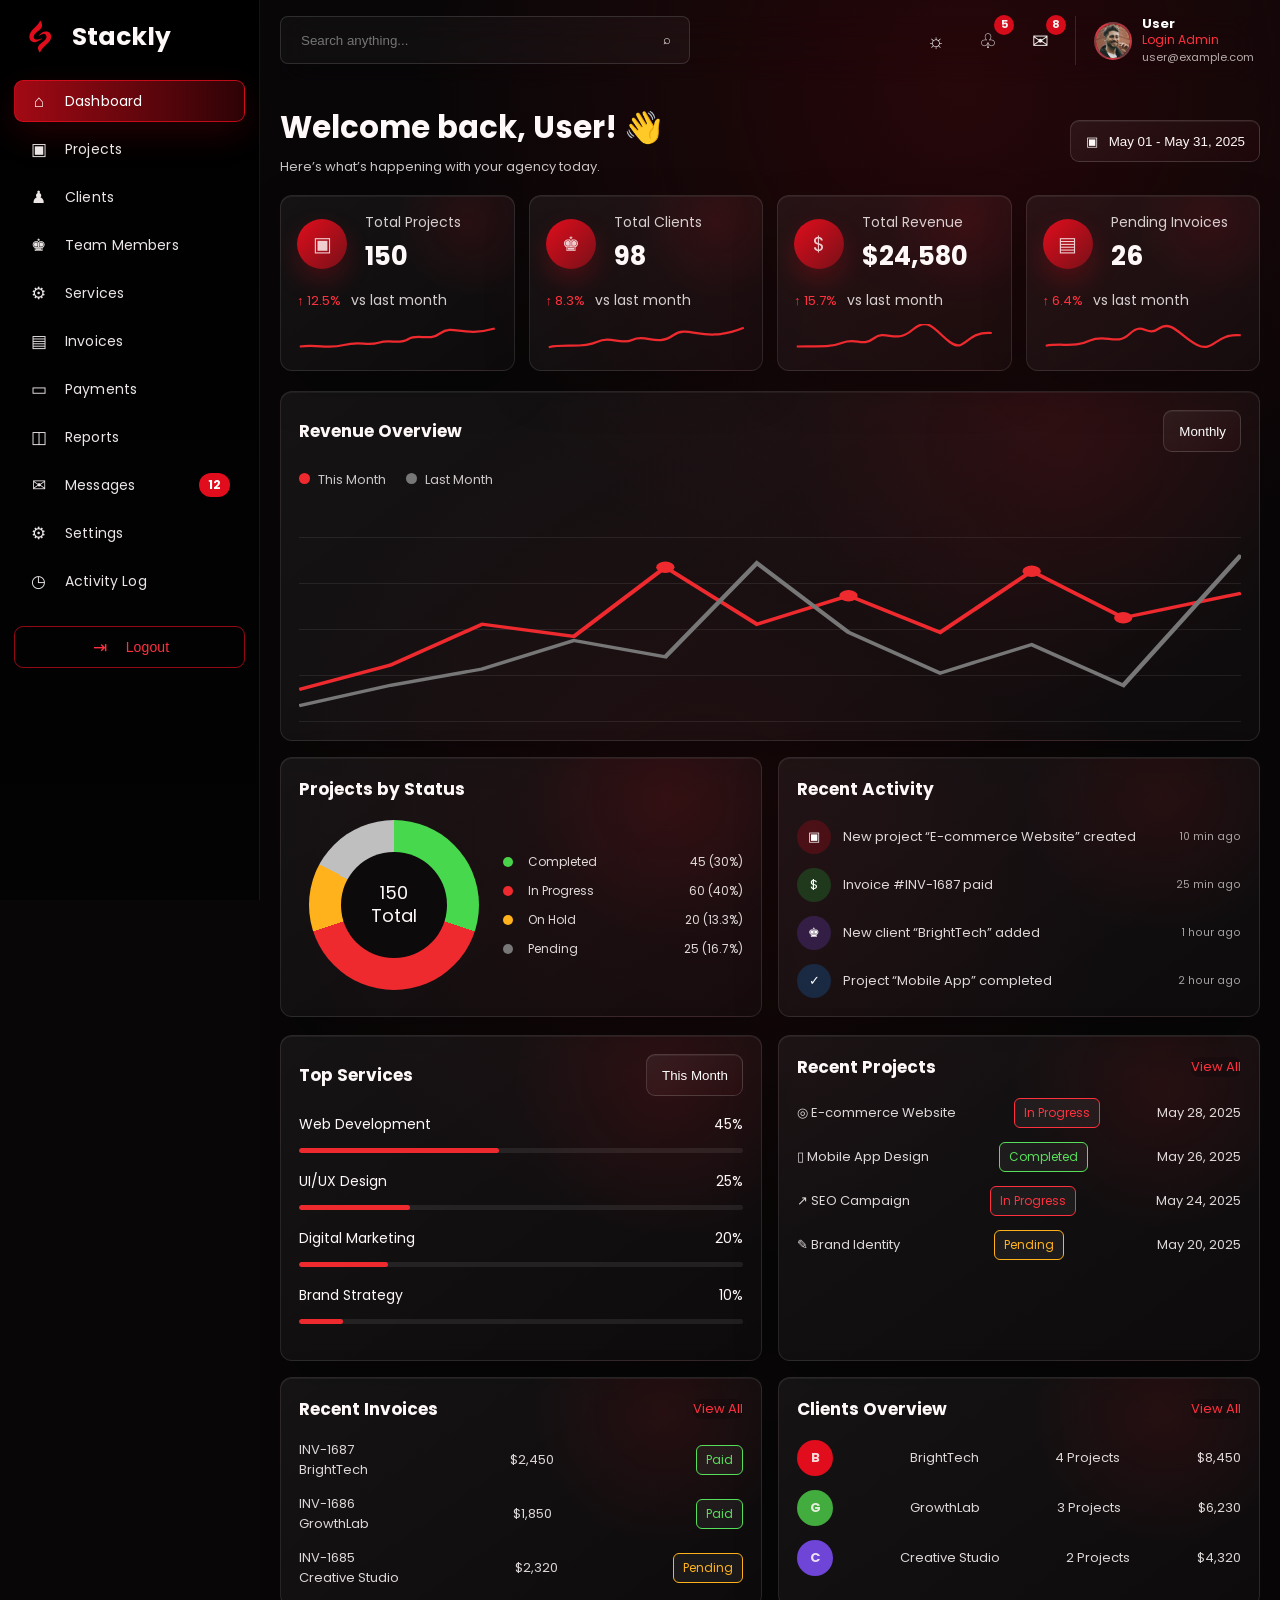
<file: admin-dashboard.html>
<!doctype html>
<html lang="en">
<head>
  <meta charset="utf-8"><meta name="viewport" content="width=device-width, initial-scale=1">
  <title>Admin Dashboard - Stackly</title>
  <link rel="preconnect" href="https://fonts.googleapis.com"><link rel="preconnect" href="https://fonts.gstatic.com" crossorigin>
  <link href="https://fonts.googleapis.com/css2?family=Poppins:wght@400;500;600;700&display=swap" rel="stylesheet">
  <link href="css/style.css" rel="stylesheet">
</head>
<body class="admin-dashboard-body">
  <div class="admin-app admin-v2">
    <aside class="admin-sidebar">
      <a class="admin-logo" href="index.html"><img src="assets/stackly-logo.svg" alt="">Stackly</a>
      <nav class="admin-nav" aria-label="Admin navigation">
        <a class="active" href="#dashboard" data-admin-tab="dashboard"><span class="admin-icon">⌂</span>Dashboard</a>
        <a href="#projects" data-admin-tab="projects"><span class="admin-icon">▣</span>Projects</a>
        <a href="#clients" data-admin-tab="clients"><span class="admin-icon">♟</span>Clients</a>
        <a href="#team" data-admin-tab="team"><span class="admin-icon">♚</span>Team Members</a>
        <a href="#services" data-admin-tab="services"><span class="admin-icon">⚙</span>Services</a>
        <a href="#invoices" data-admin-tab="invoices"><span class="admin-icon">▤</span>Invoices</a>
        <a href="#payments" data-admin-tab="payments"><span class="admin-icon">▭</span>Payments</a>
        <a href="#reports" data-admin-tab="reports"><span class="admin-icon">◫</span>Reports</a>
        <a href="#messages" data-admin-tab="messages"><span class="admin-icon">✉</span>Messages <span class="admin-badge">12</span></a>
        <a href="#settings" data-admin-tab="settings"><span class="admin-icon">⚙</span>Settings</a>
        <a href="#activity" data-admin-tab="activity"><span class="admin-icon">◷</span>Activity Log</a>
      </nav>
      <div class="admin-sidebar-bottom">
        <div class="admin-mini-profile">
          <img class="admin-avatar" src="assets/team-david.png" alt="">
          <div><strong>User</strong><span>Login Admin</span><small>user@example.com</small></div>
          <span style="margin-left:auto">⋮</span>
        </div>
        <button class="admin-logout" onclick="location.href='signin.html'"><span class="admin-icon">⇥</span> Logout</button>
      </div>
    </aside>

    <main class="admin-main">
      <div class="dashboard-mobile-head" aria-label="Mobile dashboard header">
        <a class="dashboard-mobile-brand" href="index.html"><img src="assets/stackly-logo.svg" alt=""> <span>Stackly</span></a>
      </div>

      <div class="admin-topbar">
        <label class="admin-search"><input placeholder="Search anything..."><span>⌕</span></label>
        <div class="admin-top-actions">
          <span class="admin-action-icon">☼</span>
          <span class="admin-action-icon">♧<b class="admin-dot">5</b></span>
          <span class="admin-action-icon">✉<b class="admin-dot">8</b></span>
          <div class="admin-profile">
            <img class="admin-avatar" src="assets/team-david.png" alt="">
            <div><strong>User</strong><span>Login Admin</span><small>user@example.com</small></div>
            
          </div>
        </div>
      </div>

      <section class="admin-page active" id="dashboard">
        <div class="admin-title-row">
          <div>
            <h1>Welcome back, User! 👋</h1>
            <p>Here’s what’s happening with your agency today.</p>
          </div>
          <button class="admin-date">▣ &nbsp; May 01 - May 31, 2025 </button>
        </div>

        <section class="admin-kpis">
          <article class="admin-kpi"><div class="admin-kpi-top"><span class="admin-kpi-icon">▣</span><div><span>Total Projects</span><strong>150</strong></div></div><p class="admin-trend">↑ 12.5% <span>vs last month</span></p><div class="sparkline"><svg viewBox="0 0 260 40"><path d="M0 30 C28 27,36 34,59 28 S88 30,105 25 S132 28,145 20 S172 24,188 12 S218 18,260 6" fill="none" stroke="#ef2a2f" stroke-width="3"/></svg></div></article>
          <article class="admin-kpi"><div class="admin-kpi-top"><span class="admin-kpi-icon">♚</span><div><span>Total Clients</span><strong>98</strong></div></div><p class="admin-trend">↑ 8.3% <span>vs last month</span></p><div class="sparkline"><svg viewBox="0 0 260 40"><path d="M0 31 C22 26,44 33,64 24 S95 29,112 21 S145 30,166 15 S205 27,260 5" fill="none" stroke="#ef2a2f" stroke-width="3"/></svg></div></article>
          <article class="admin-kpi"><div class="admin-kpi-top"><span class="admin-kpi-icon">$</span><div><span>Total Revenue</span><strong>$24,580</strong></div></div><p class="admin-trend">↑ 15.7% <span>vs last month</span></p><div class="sparkline"><svg viewBox="0 0 260 40"><path d="M0 30 C30 29,42 32,61 25 S87 31,103 19 S132 27,154 8 S183 8,204 24 S224 9,260 12" fill="none" stroke="#ef2a2f" stroke-width="3"/></svg></div></article>
          <article class="admin-kpi"><div class="admin-kpi-top"><span class="admin-kpi-icon">▤</span><div><span>Pending Invoices</span><strong>26</strong></div></div><p class="admin-trend">↑ 6.4% <span>vs last month</span></p><div class="sparkline"><svg viewBox="0 0 260 40"><path d="M0 29 C22 25,38 32,59 22 S94 30,112 13 S134 18,151 6 S180 17,202 28 S226 12,260 15" fill="none" stroke="#ef2a2f" stroke-width="3"/></svg></div></article>
        </section>

        <section class="admin-grid">
          <article class="admin-panel">
            <div class="admin-panel-head"><h3>Revenue Overview</h3><button class="admin-select">Monthly</button></div>
            <div class="legend"><span><i class="red"></i>This Month</span><span><i class="gray"></i>Last Month</span></div>
            <div class="admin-chart">
              <svg viewBox="0 0 720 270" preserveAspectRatio="none">
                <polyline points="0,230 70,200 140,150 210,165 280,80 350,150 420,115 490,160 560,85 630,142 720,112" fill="none" stroke="#ef2a2f" stroke-width="4"/>
                <polyline points="0,250 70,225 140,205 210,170 280,190 350,75 420,160 490,210 560,175 630,225 720,65" fill="none" stroke="#777" stroke-width="4"/>
                <g fill="#ef2a2f"><circle cx="280" cy="80" r="7"/><circle cx="420" cy="115" r="7"/><circle cx="560" cy="85" r="7"/><circle cx="630" cy="142" r="7"/></g>
              </svg>
            </div>
          </article>
          <article class="admin-panel">
            <div class="admin-panel-head"><h3>Projects by Status</h3></div>
            <div class="donut-wrap"><div class="donut"></div><div class="status-list"><div><span><i class="green legend-dot"></i>Completed</span><span>45 (30%)</span></div><div><span><i class="red legend-dot"></i>In Progress</span><span>60 (40%)</span></div><div><span><i class="yellow legend-dot"></i>On Hold</span><span>20 (13.3%)</span></div><div><span><i class="gray legend-dot"></i>Pending</span><span>25 (16.7%)</span></div></div></div>
          </article>
          <article class="admin-panel">
            <div class="admin-panel-head"><h3>Recent Activity</h3></div>
            <div class="activity-list"><div><span class="circle-icon">▣</span><span>New project “E-commerce Website” created</span><small>10 min ago</small></div><div><span class="circle-icon" style="background:rgba(34,180,60,.24)">$</span><span>Invoice #INV-1687 paid</span><small>25 min ago</small></div><div><span class="circle-icon" style="background:rgba(120,70,220,.25)">♚</span><span>New client “BrightTech” added</span><small>1 hour ago</small></div><div><span class="circle-icon" style="background:rgba(20,115,210,.25)">✓</span><span>Project “Mobile App” completed</span><small>2 hour ago</small></div></div>
          </article>
        </section>

        <section class="admin-bottom-grid">
          <article class="admin-panel"><div class="admin-panel-head"><h3>Top Services</h3><button class="admin-select">This Month</button></div><div class="progress-row"><div><span>Web Development</span><span>45%</span></div><p class="progress-track"><i style="width:45%"></i></p></div><div class="progress-row"><div><span>UI/UX Design</span><span>25%</span></div><p class="progress-track"><i style="width:25%"></i></p></div><div class="progress-row"><div><span>Digital Marketing</span><span>20%</span></div><p class="progress-track"><i style="width:20%"></i></p></div><div class="progress-row"><div><span>Brand Strategy</span><span>10%</span></div><p class="progress-track"><i style="width:10%"></i></p></div></article>
          <article class="admin-panel"><div class="admin-panel-head"><h3>Recent Projects</h3><a class="admin-view" href="#projects" data-admin-tab="projects">View All</a></div><div class="list-table"><div><span>◎ E-commerce Website</span><span class="tag redtag">In Progress</span><span>May 28, 2025</span></div><div><span>▯ Mobile App Design</span><span class="tag greentag">Completed</span><span>May 26, 2025</span></div><div><span>↗ SEO Campaign</span><span class="tag redtag">In Progress</span><span>May 24, 2025</span></div><div><span>✎ Brand Identity</span><span class="tag yellowtag">Pending</span><span>May 20, 2025</span></div></div></article>
          <article class="admin-panel"><div class="admin-panel-head"><h3>Recent Invoices</h3><a class="admin-view" href="#invoices" data-admin-tab="invoices">View All</a></div><div class="list-table"><div><span>INV-1687<br>BrightTech</span><span>$2,450</span><span class="tag greentag">Paid</span></div><div><span>INV-1686<br>GrowthLab</span><span>$1,850</span><span class="tag greentag">Paid</span></div><div><span>INV-1685<br>Creative Studio</span><span>$2,320</span><span class="tag yellowtag">Pending</span></div></div></article>
          <article class="admin-panel"><div class="admin-panel-head"><h3>Clients Overview</h3><a class="admin-view" href="#clients" data-admin-tab="clients">View All</a></div><div class="list-table"><div><span class="client-pill">B</span><span>BrightTech</span><span>4 Projects</span><span>$8,450</span></div><div><span class="client-pill" style="background:#43ac3e">G</span><span>GrowthLab</span><span>3 Projects</span><span>$6,230</span></div><div><span class="client-pill" style="background:#6f45d8">C</span><span>Creative Studio</span><span>2 Projects</span><span>$4,320</span></div></div></article>
        </section>
      </section>

      <section class="admin-page" id="projects">
        <div class="admin-title-row"><div><h1>Projects</h1><p>Track live, delayed, and completed Stackly projects.</p></div><button class="admin-date">+ New Project</button></div>
        <div class="admin-kpis"><article class="admin-kpi"><div class="admin-kpi-top"><span class="admin-kpi-icon">▣</span><div><span>Active Projects</span><strong>60</strong></div></div></article><article class="admin-kpi"><div class="admin-kpi-top"><span class="admin-kpi-icon">✓</span><div><span>Completed</span><strong>45</strong></div></div></article><article class="admin-kpi"><div class="admin-kpi-top"><span class="admin-kpi-icon">!</span><div><span>On Hold</span><strong>20</strong></div></div></article><article class="admin-kpi"><div class="admin-kpi-top"><span class="admin-kpi-icon">⌁</span><div><span>Avg Progress</span><strong>72%</strong></div></div></article></div>
        <div class="admin-data-grid">
          <article class="admin-panel big-table"><div class="admin-panel-head"><h3>Project Pipeline</h3><button class="admin-select">Filter</button></div><table><tr><th>Project</th><th>Client</th><th>Owner</th><th>Progress</th><th>Status</th><th>Due</th></tr><tr><td>E-commerce Website</td><td>BrightTech</td><td>Sarah</td><td><p class="progress-track"><i style="width:72%"></i></p></td><td><span class="tag redtag">In Progress</span></td><td>May 28</td></tr><tr><td>Mobile App Design</td><td>GrowthLab</td><td>David</td><td><p class="progress-track"><i style="width:100%"></i></p></td><td><span class="tag greentag">Completed</span></td><td>May 26</td></tr><tr><td>SEO Campaign</td><td>Creative Studio</td><td>Maya</td><td><p class="progress-track"><i style="width:54%"></i></p></td><td><span class="tag redtag">In Progress</span></td><td>Jun 04</td></tr><tr><td>Landing Page Redesign</td><td>Pixel Perfect</td><td>Alex</td><td><p class="progress-track"><i style="width:84%"></i></p></td><td><span class="tag yellowtag">Review</span></td><td>Jun 09</td></tr></table></article>
          <article class="admin-panel"><div class="admin-panel-head"><h3>Project Health</h3></div><div class="mini-bars"><span style="height:72%"></span><span style="height:45%"></span><span style="height:84%"></span><span style="height:56%"></span><span style="height:91%"></span><span style="height:63%"></span></div></article>
        </div>
      </section>

      <section class="admin-page" id="clients">
        <div class="admin-title-row"><div><h1>Clients</h1><p>Manage accounts, value, and active relationships.</p></div><button class="admin-date">+ Add Client</button></div>
        <div class="admin-card-row"><article class="client-card"><span class="client-pill">B</span><h3>BrightTech Solutions</h3><p>4 Projects · $8,450</p><span class="tag greentag">Premium</span></article><article class="client-card"><span class="client-pill" style="background:#43ac3e">G</span><h3>GrowthLab Inc.</h3><p>3 Projects · $6,230</p><span class="tag greentag">Active</span></article><article class="client-card"><span class="client-pill" style="background:#6f45d8">C</span><h3>Creative Studio</h3><p>2 Projects · $4,320</p><span class="tag yellowtag">Review</span></article><article class="client-card"><span class="client-pill" style="background:#e7a91d">P</span><h3>Pixel Perfect</h3><p>2 Projects · $3,580</p><span class="tag redtag">Follow-up</span></article></div>
      </section>

      <section class="admin-page" id="team">
        <div class="admin-title-row"><div><h1>Team Members</h1><p>Design, development, marketing, and strategy team workload.</p></div><button class="admin-date">+ Add Member</button></div>
        <div class="admin-team-grid"><article><img src="assets/team-sarah.png"><h3>Sarah Kim</h3><p>UI/UX Designer</p><div class="progress-track"><i style="width:86%"></i></div></article><article><img src="assets/team-david.png"><h3>David Chen</h3><p>Web Developer</p><div class="progress-track"><i style="width:78%"></i></div></article><article><img src="assets/team-maya.png"><h3>Maya Patel</h3><p>SEO Marketing</p><div class="progress-track"><i style="width:69%"></i></div></article><article><img src="assets/team-alex.png"><h3>Alex Rivera</h3><p>Brand Strategy</p><div class="progress-track"><i style="width:74%"></i></div></article></div>
      </section>

      <section class="admin-page" id="services">
        <div class="admin-title-row"><div><h1>Services</h1><p>Monitor service performance and demand.</p></div><button class="admin-date">Export</button></div>
        <div class="admin-service-cards"><article><span>⌘</span><h3>Web Development</h3><strong>45%</strong><p>68 requests this month</p></article><article><span>✦</span><h3>UI/UX Design</h3><strong>25%</strong><p>42 active design tasks</p></article><article><span>↗</span><h3>Digital Marketing</h3><strong>20%</strong><p>31 campaigns live</p></article><article><span>◈</span><h3>Brand Strategy</h3><strong>10%</strong><p>12 strategy sessions</p></article></div>
      </section>

      <section class="admin-page" id="invoices">
        <div class="admin-title-row"><div><h1>Invoices</h1><p>Payment status, pending billing, and overdue items.</p></div><button class="admin-date">+ Invoice</button></div>
        <article class="admin-panel big-table"><table><tr><th>Invoice</th><th>Client</th><th>Amount</th><th>Status</th><th>Date</th></tr><tr><td>INV-1687</td><td>BrightTech</td><td>$2,450</td><td><span class="tag greentag">Paid</span></td><td>May 29</td></tr><tr><td>INV-1686</td><td>GrowthLab</td><td>$1,850</td><td><span class="tag greentag">Paid</span></td><td>May 27</td></tr><tr><td>INV-1685</td><td>Creative Studio</td><td>$2,320</td><td><span class="tag yellowtag">Pending</span></td><td>May 25</td></tr><tr><td>INV-1684</td><td>Pixel Perfect</td><td>$1,280</td><td><span class="tag redtag">Overdue</span></td><td>May 21</td></tr></table></article>
      </section>

      <section class="admin-page" id="payments">
        <div class="admin-title-row"><div><h1>Payments</h1><p>Incoming cashflow and transaction records.</p></div><button class="admin-date">Download CSV</button></div>
        <div class="admin-kpis"><article class="admin-kpi"><div class="admin-kpi-top"><span class="admin-kpi-icon">$</span><div><span>Received</span><strong>$18,900</strong></div></div></article><article class="admin-kpi"><div class="admin-kpi-top"><span class="admin-kpi-icon">⌛</span><div><span>Pending</span><strong>$5,680</strong></div></div></article><article class="admin-kpi"><div class="admin-kpi-top"><span class="admin-kpi-icon">!</span><div><span>Overdue</span><strong>$1,280</strong></div></div></article><article class="admin-kpi"><div class="admin-kpi-top"><span class="admin-kpi-icon">↗</span><div><span>Growth</span><strong>15.7%</strong></div></div></article></div>
        <article class="admin-panel"><div class="admin-chart"><svg viewBox="0 0 720 270" preserveAspectRatio="none"><polyline points="0,230 80,220 160,180 240,130 320,170 400,95 480,120 560,70 640,110 720,55" fill="none" stroke="#ef2a2f" stroke-width="4"/></svg></div></article>
      </section>

      <section class="admin-page" id="reports">
        <div class="admin-title-row"><div><h1>Reports</h1><p>Performance reports and agency intelligence.</p></div><button class="admin-date">Generate Report</button></div>
        <div class="admin-report-grid"><article><h3>Monthly Revenue</h3><strong>$24,580</strong><p>↑ 15.7% increase</p></article><article><h3>Conversion Rate</h3><strong>8.6%</strong><p>Lead to client</p></article><article><h3>Delivery Speed</h3><strong>92%</strong><p>On-time milestones</p></article><article><h3>Client Rating</h3><strong>4.9/5</strong><p>Average satisfaction</p></article></div>
      </section>

      <section class="admin-page" id="messages">
        <div class="admin-title-row"><div><h1>Messages</h1><p>New enquiries, support notes, and internal updates.</p></div><button class="admin-date">Compose</button></div>
        <div class="admin-message-list"><article><span class="client-pill">A</span><div><h3>Alex Johnson</h3><p>Can we review the mobile app screens today?</p></div><small>3 hour ago</small></article><article><span class="client-pill" style="background:#43ac3e">M</span><div><h3>Maya Patel</h3><p>SEO campaign report is ready for approval.</p></div><small>Yesterday</small></article><article><span class="client-pill" style="background:#6f45d8">B</span><div><h3>BrightTech</h3><p>New checkout requirements attached.</p></div><small>2 days ago</small></article></div>
      </section>

      <section class="admin-page" id="settings">
        <div class="admin-title-row">
          <div><h1>Settings</h1><p>Manage account controls, security, notifications, billing, and workspace preferences.</p></div>
          <button class="admin-date">▣ &nbsp; May 01 - May 31, 2025 </button>
        </div>
        <div class="admin-data-grid">
          <article class="admin-panel settings-panel">
            <div class="admin-panel-head"><h3>General Settings</h3><button class="admin-select">Save Changes</button></div>
            <div class="settings-grid">
              <label>Language<select><option>English</option></select></label>
              <label>Timezone<select><option>(GMT-05:00) New York</option></select></label>
              <label>Date Format<select><option>MM/DD/YYYY</option></select></label>
              <label>Currency<select><option>USD - US Dollar</option></select></label>
            </div>
            <div class="theme-switch"><span>Theme</span><button>Light</button><button class="active">Dark</button><button>System</button></div>
          </article>
          <article class="admin-panel">
            <div class="admin-panel-head"><h3>Security</h3></div>
            <div class="activity-list">
              <div><span class="circle-icon">✓</span><span>Two-factor authentication enabled</span><small>Active</small></div>
              <div><span class="circle-icon">⌁</span><span>Password changed recently</span><small>May 26</small></div>
              <div><span class="circle-icon">◉</span><span>Session timeout set to 30 minutes</span><small>Safe</small></div>
            </div>
          </article>
        </div>
      </section>

      <section class="admin-page" id="activity">
        <div class="admin-title-row">
          <div><h1>Activity Log</h1><p>Track every major project, invoice, client, and team update in one place.</p></div>
          <button class="admin-date">▣ &nbsp; May 01 - May 31, 2025 </button>
        </div>
        <div class="admin-panel big-table">
          <div class="admin-panel-head"><h3>Recent Workspace Activity</h3><button class="admin-select">Export Log</button></div>
          <table>
            <thead><tr><th>Activity</th><th>Module</th><th>User</th><th>Status</th><th>Date</th><th>Time</th></tr></thead>
            <tbody>
              <tr><td>Created new e-commerce website project</td><td>Projects</td><td>User</td><td><span class="tag greentag">Completed</span></td><td>May 31, 2025</td><td>10:30 AM</td></tr>
              <tr><td>Invoice #INV-1687 marked as paid</td><td>Invoices</td><td>User</td><td><span class="tag greentag">Paid</span></td><td>May 30, 2025</td><td>04:15 PM</td></tr>
              <tr><td>Added Sarah Kim to design team</td><td>Team</td><td>User</td><td><span class="tag redtag">Updated</span></td><td>May 29, 2025</td><td>01:20 PM</td></tr>
              <tr><td>Generated monthly revenue report</td><td>Reports</td><td>User</td><td><span class="tag yellowtag">Exported</span></td><td>May 28, 2025</td><td>09:45 AM</td></tr>
              <tr><td>Updated SEO optimization service pricing</td><td>Services</td><td>User</td><td><span class="tag redtag">Changed</span></td><td>May 27, 2025</td><td>06:10 PM</td></tr>
            </tbody>
          </table>
        </div>
      </section>

    </main>
  </div>

<script>
(function(){
  const tabs = document.querySelectorAll('[data-admin-tab]');
  const pages = document.querySelectorAll('.admin-page');
  function show(id){
    pages.forEach(p => p.classList.toggle('active', p.id === id));
    tabs.forEach(t => t.classList.toggle('active', t.dataset.adminTab === id));
    window.scrollTo({top:0, behavior:'smooth'});
  }
  tabs.forEach(t => t.addEventListener('click', function(e){ e.preventDefault(); show(this.dataset.adminTab); history.replaceState(null,'','#'+this.dataset.adminTab); }));
  const initial = location.hash.replace('#','');
  if(initial && document.getElementById(initial)) show(initial);
})();
</script>

<script>
(function(){
  const app=document.querySelector('.admin-v2');
  if(!app || document.querySelector('.dashboard-mobile-toggle')) return;
  const btn=document.createElement('button');
  btn.className='dashboard-mobile-toggle';
  btn.type='button';
  btn.setAttribute('aria-label','Toggle dashboard menu');
  btn.textContent='☰';
  document.body.appendChild(btn);
  const sync=()=>{ btn.textContent=app.classList.contains('sidebar-open')?'×':'☰'; document.body.style.overflow=app.classList.contains('sidebar-open')?'hidden':''; };
  btn.addEventListener('click',()=>{ app.classList.toggle('sidebar-open'); sync(); });
  app.querySelectorAll('.admin-nav a,.admin-logout').forEach(a=>a.addEventListener('click',()=>{ app.classList.remove('sidebar-open'); sync(); }));
})();
</script>

<script>
(function(){
  function normalizeEmail(value){ return String(value || '').trim().toLowerCase().replace(/\s+/g, ''); }
  function displayNameFromEmail(email){
    const prefix = normalizeEmail(email).split('@')[0] || 'user';
    return prefix.replace(/[._-]+/g, ' ').split(' ').filter(Boolean)
      .map(function(part){ return part.charAt(0).toUpperCase() + part.slice(1); }).join(' ') || 'User';
  }
  function pageRole(){ return document.body.classList.contains('user-dashboard-body') ? 'user' : 'admin'; }
  function roleLabel(role){ return role === 'admin' ? 'Login Admin' : 'Login User'; }
  function readProfile(){
    const params = new URLSearchParams(location.search);
    let stored = {};
    try { stored = JSON.parse(localStorage.getItem('stacklyCurrentUser') || localStorage.getItem('stacklyAuthUser') || '{}') || {}; } catch(e) {}
    const role = pageRole();
    const email = normalizeEmail(params.get('email') || sessionStorage.getItem('stacklyLoginEmail') || localStorage.getItem('stacklyLoginEmail') || stored.email || '');
    return { email: email, name: displayNameFromEmail(email), role: role, label: roleLabel(role) };
  }
  function saveProfile(profile){
    if(!profile.email) return;
    localStorage.setItem('stacklyCurrentUser', JSON.stringify(profile));
    localStorage.setItem('stacklyAuthUser', JSON.stringify(profile));
    localStorage.setItem('stacklyLoginEmail', profile.email);
    localStorage.setItem('stacklyLoginRole', profile.role);
    localStorage.setItem('stacklyLoginName', profile.name);
    sessionStorage.setItem('stacklyLoginEmail', profile.email);
    sessionStorage.setItem('stacklyLoginRole', profile.role);
    sessionStorage.setItem('stacklyLoginName', profile.name);
  }
  function apply(){
    if(!document.body.classList.contains('admin-dashboard-body')) return;
    const p = readProfile();
    if(!p.email) return;
    saveProfile(p);
    document.querySelectorAll('.admin-profile, .admin-mini-profile').forEach(function(card){
      const strong = card.querySelector('strong');
      const small = card.querySelector('small');
      const span = Array.from(card.querySelectorAll('span')).find(function(el){ return !el.classList.contains('admin-icon') && !el.classList.contains('admin-dot'); });
      if(strong) strong.textContent = p.name;
      if(span) span.textContent = p.label;
      if(small) small.textContent = p.email;
    });
    document.querySelectorAll('.admin-title-row h1, .dashboard-welcome h1').forEach(function(h){ h.textContent = 'Welcome back, ' + p.name + '! 👋'; });
    document.querySelectorAll('.profile-card h3').forEach(function(el){ el.textContent = p.name; });
    document.querySelectorAll('.profile-card p').forEach(function(el){ el.textContent = p.label; });
    document.querySelectorAll('.profile-form input').forEach(function(input){
      const txt = input.closest('label') ? input.closest('label').textContent : '';
      if(/Full Name/i.test(txt)) input.value = p.name;
      if(/Email Address/i.test(txt)) input.value = p.email;
    });
  }
  apply();
  document.addEventListener('DOMContentLoaded', apply);
  window.addEventListener('pageshow', apply);
  setTimeout(apply, 0);
  setTimeout(apply, 200);
})();
</script>
</body>
</html>
</file>
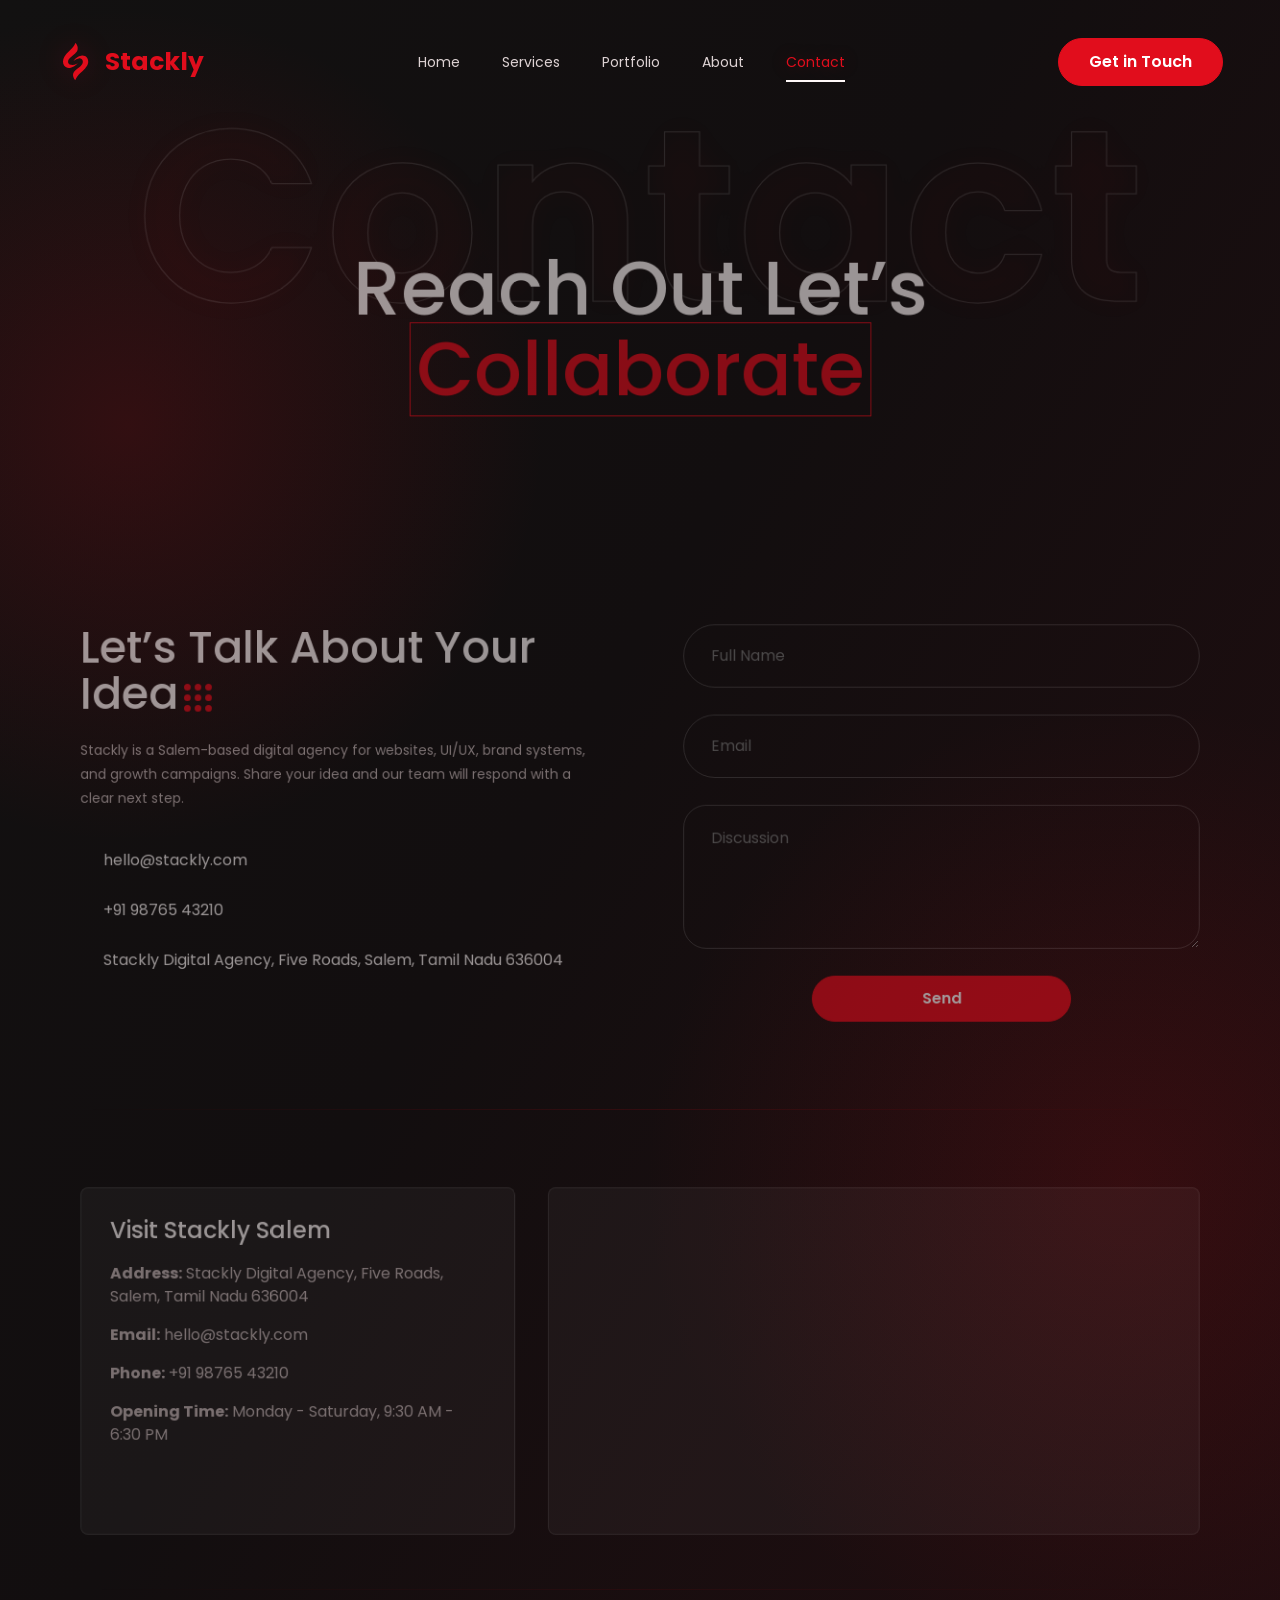
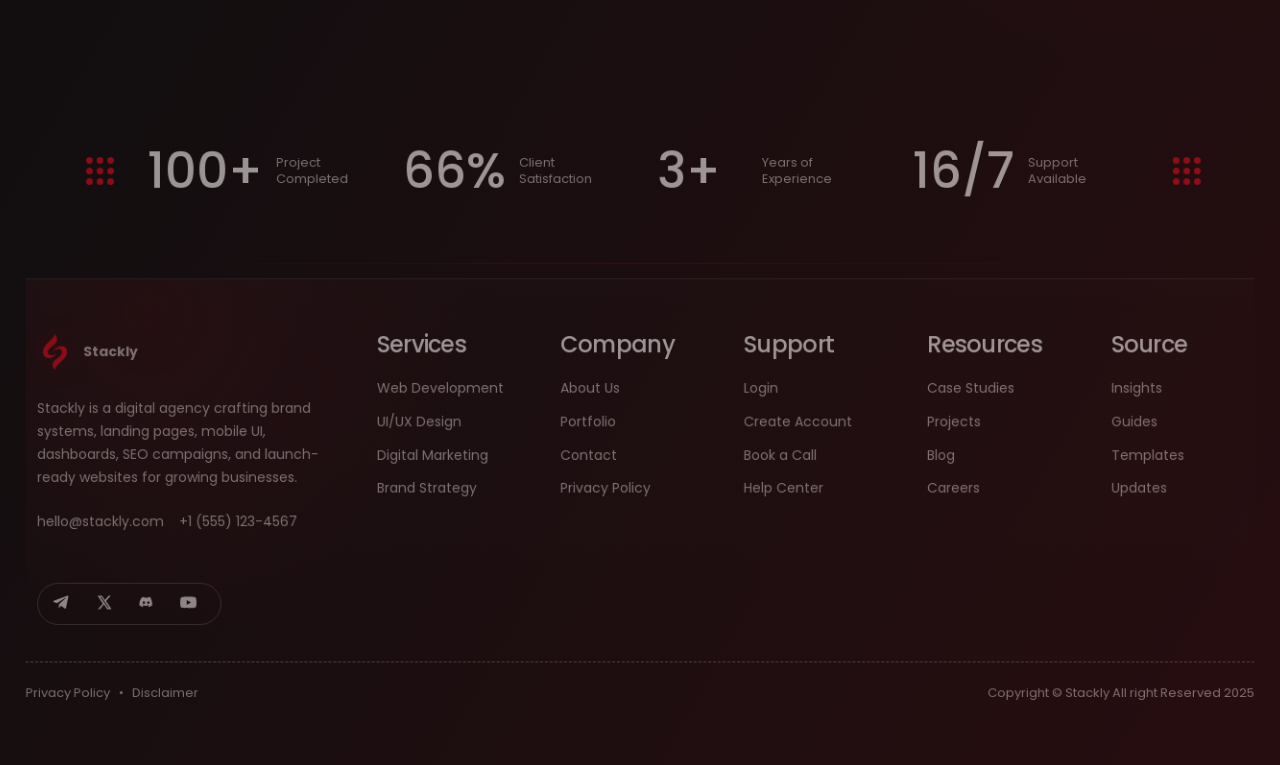
<file: contact.html>
<!doctype html>
<html lang="en">
<head>
  <meta charset="utf-8">
  <meta name="viewport" content="width=device-width, initial-scale=1">
  <title>Contact - Stackly</title>
  <link rel="preconnect" href="https://fonts.googleapis.com">
  <link rel="preconnect" href="https://fonts.gstatic.com" crossorigin>
  <link href="https://fonts.googleapis.com/css2?family=Poppins:wght@400;500;600;700&display=swap" rel="stylesheet">
  <link href="https://cdn.jsdelivr.net/npm/bootstrap@5.3.3/dist/css/bootstrap.min.css" rel="stylesheet">
  <link href="css/style.css" rel="stylesheet">
</head>
<body>
  <div class="site-shell">
    <nav class="navbar">
      <div class="container-xl d-flex align-items-center justify-content-between">
        <a class="brand" href="index.html" aria-label="Stackly home"><img class="brand-logo" src="assets/stackly-logo.svg" alt="">Stackly</a>
        <button class="menu-toggle" aria-label="Toggle menu"><span></span><span></span></button>
        <ul class="nav-menu">
          <li><a href="index.html">Home</a></li>
          <li><a href="services.html">Services</a></li>
          <li><a href="portfolio.html">Portfolio</a></li>
          <li><a href="about.html">About</a></li>
          <li><a class="active" href="contact.html">Contact</a></li>
        </ul>
        <a class="pill-btn" href="signin.html">Get in Touch</a>
      </div>
    </nav>

    <header class="inner-hero">
      <div class="container-xl">
        <div class="watermark">Contact</div>
        <h1>Reach Out Let’s<br><span class="mark-word red">Collaborate</span></h1>
      </div>
    </header>

    <section class="section">
      <div class="container-xl contact-layout">
        <div>
          <h2 class="section-title sm" data-dots>Let’s Talk About Your Idea</h2>
          <p class="section-kicker">Stackly is a Salem-based digital agency for websites, UI/UX, brand systems, and growth campaigns. Share your idea and our team will respond with a clear next step.</p>
          <ul class="contact-list">
            <li>hello@stackly.com</li>
            <li>+91 98765 43210</li>
            <li>Stackly Digital Agency, Five Roads, Salem, Tamil Nadu 636004</li>
          </ul>
        </div>
        <form class="contact-form" data-email-redirect="404.html">
          <input type="text" placeholder="Full Name" required>
          <input type="email" placeholder="Email" required>
          <textarea placeholder="Discussion" required></textarea>
          <button class="pill-btn" type="submit">Send</button>
        </form>
      </div>
    </section>

    <section class="section section-tight">
      <div class="container-xl contact-map-grid">
        <div class="contact-detail-card">
          <h3>Visit Stackly Salem</h3>
          <ul>
            <li><strong>Address:</strong> Stackly Digital Agency, Five Roads, Salem, Tamil Nadu 636004</li>
            <li><strong>Email:</strong> hello@stackly.com</li>
            <li><strong>Phone:</strong> +91 98765 43210</li>
            <li><strong>Opening Time:</strong> Monday - Saturday, 9:30 AM - 6:30 PM</li>
          </ul>
        </div>
        <div class="map-card">
          <iframe title="Stackly Salem Google Map" loading="lazy" allowfullscreen referrerpolicy="no-referrer-when-downgrade" src="https://www.google.com/maps?q=Five%20Roads%20Salem%20Tamil%20Nadu%20636004&output=embed"></iframe>
        </div>
      </div>
    </section>

    <section class="section section-tight">
      <div class="container-xl">
        <div class="stats-row">
          <span class="accent-dots"><i></i><i></i><i></i><i></i><i></i><i></i><i></i><i></i><i></i></span>
          <div class="stat"><strong>150+</strong><span>Project<br>Completed</span></div>
          <div class="stat"><strong>98%</strong><span>Client<br>Satisfaction</span></div>
          <div class="stat"><strong>5+</strong><span>Years of<br>Experience</span></div>
          <div class="stat"><strong>24/7</strong><span>Support<br>Available</span></div>
          <span class="accent-dots"><i></i><i></i><i></i><i></i><i></i><i></i><i></i><i></i><i></i></span>
        </div>
      </div>
    </section>

    <footer>
      <div class="footer"><div class="container-xl row gy-5 footer-grid">
        <div class="col-lg-4 footer-brand-col">
          <a class="brand mb-4" href="index.html" aria-label="Stackly home"><img class="brand-logo" src="assets/stackly-logo.svg" alt="">Stackly</a>
          <p>Stackly is a digital agency crafting brand systems, landing pages, mobile UI, dashboards, SEO campaigns, and launch-ready websites for growing businesses.</p>
          <p>hello@stackly.com &nbsp;&nbsp; +1 (555) 123-4567</p>
          <div class="socials" aria-label="Social links"><a href="404.html" aria-label="Telegram"><svg viewBox="0 0 24 24"><path d="M21.7 4.3 18.4 20c-.2 1-1.1 1.2-1.9.7l-5.2-3.8-2.5 2.4c-.3.3-.5.5-1 .5l.4-5.4 9.8-8.8c.4-.4-.1-.6-.7-.3L5.2 12.9.1 11.3c-1.1-.3-1.1-1.1.2-1.6L20.4 2c.9-.3 1.7.2 1.3 2.3z"/></svg></a><a href="404.html" aria-label="X Twitter"><svg viewBox="0 0 24 24"><path d="M18.9 2H22l-6.8 7.8 8 12.2h-6.3l-4.9-7.1L6.4 22H3.2l7.3-8.4L2.8 2h6.4l4.4 6.5L18.9 2zm-1.1 17.9h1.7L8.3 4H6.5l11.3 15.9z"/></svg></a><a href="404.html" aria-label="Discord"><svg viewBox="0 0 24 24"><path d="M19.5 5.3A16 16 0 0 0 15.6 4l-.5 1c-1.9-.3-3.8-.3-5.6 0L9 4a16 16 0 0 0-3.9 1.3C2.6 9 1.9 12.6 2.2 16.1A16 16 0 0 0 7 18.6l1-1.6c-.6-.2-1.1-.5-1.6-.8l.4-.3c3.1 1.4 6.4 1.4 9.5 0l.4.3c-.5.3-1 .6-1.6.8l1 1.6a16 16 0 0 0 4.8-2.5c.4-4-.7-7.5-2.4-10.8zM8.7 14.1c-.9 0-1.7-.9-1.7-1.9s.8-1.9 1.7-1.9 1.7.9 1.7 1.9-.8 1.9-1.7 1.9zm6.6 0c-.9 0-1.7-.9-1.7-1.9s.8-1.9 1.7-1.9 1.7.9 1.7 1.9-.8 1.9-1.7 1.9z"/></svg></a><a href="404.html" aria-label="YouTube"><svg viewBox="0 0 24 24"><path d="M23.5 6.2a3 3 0 0 0-2.1-2.1C19.5 3.6 12 3.6 12 3.6s-7.5 0-9.4.5A3 3 0 0 0 .5 6.2 31.4 31.4 0 0 0 0 12a31.4 31.4 0 0 0 .5 5.8 3 3 0 0 0 2.1 2.1c1.9.5 9.4.5 9.4.5s7.5 0 9.4-.5a3 3 0 0 0 2.1-2.1A31.4 31.4 0 0 0 24 12a31.4 31.4 0 0 0-.5-5.8zM9.6 15.6V8.4L15.8 12l-6.2 3.6z"/></svg></a></div>
        </div>
        <div class="col-6 col-lg-2"><h3>Services</h3><ul><li><a href="services.html">Web Development</a></li><li><a href="services.html">UI/UX Design</a></li><li><a href="services.html">Digital Marketing</a></li><li><a href="services.html">Brand Strategy</a></li></ul></div>
        <div class="col-6 col-lg-2"><h3>Company</h3><ul><li><a href="about.html">About Us</a></li><li><a href="portfolio.html">Portfolio</a></li><li><a href="contact.html">Contact</a></li><li><a href="#">Privacy Policy</a></li></ul></div>
        <div class="col-6 col-lg-2"><h3>Support</h3><ul><li><a href="signin.html">Login</a></li><li><a href="signup.html">Create Account</a></li><li><a href="contact.html">Book a Call</a></li><li><a href="404.html">Help Center</a></li></ul></div>
        <div class="col-6 col-lg-2"><h3>Resources</h3><ul><li><a href="services.html">Case Studies</a></li><li><a href="portfolio.html">Projects</a></li><li><a href="404.html">Blog</a></li><li><a href="404.html">Careers</a></li></ul></div>
        <div class="col-6 col-lg-2"><h3>Source</h3><ul><li><a href="404.html">Insights</a></li><li><a href="404.html">Guides</a></li><li><a href="404.html">Templates</a></li><li><a href="404.html">Updates</a></li></ul></div>
      </div></div>
      <div class="container-xl copyright"><span>Privacy Policy &nbsp; • &nbsp; Disclaimer</span><span>Copyright © Stackly All right Reserved 2025</span></div>
    </footer>
  </div>
  <script src="js/main.js"></script>
</body>
</html>
</file>
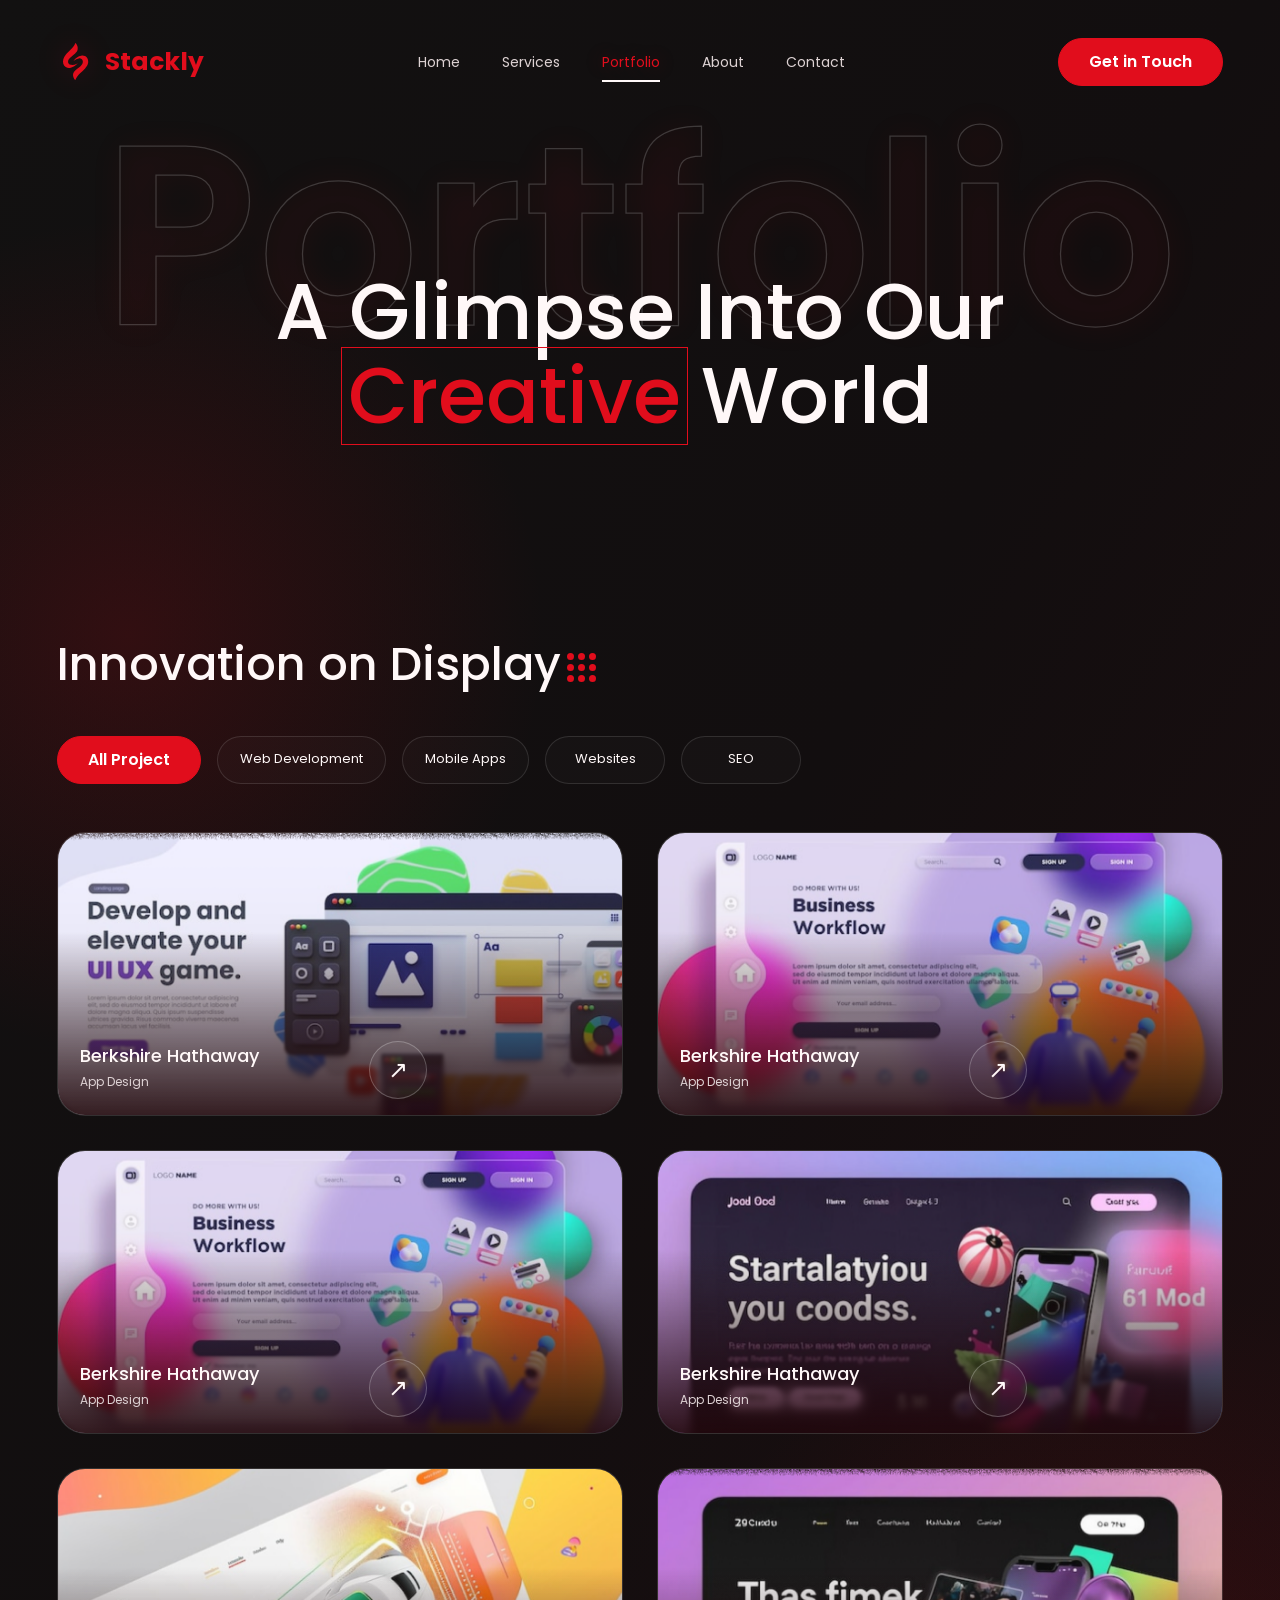
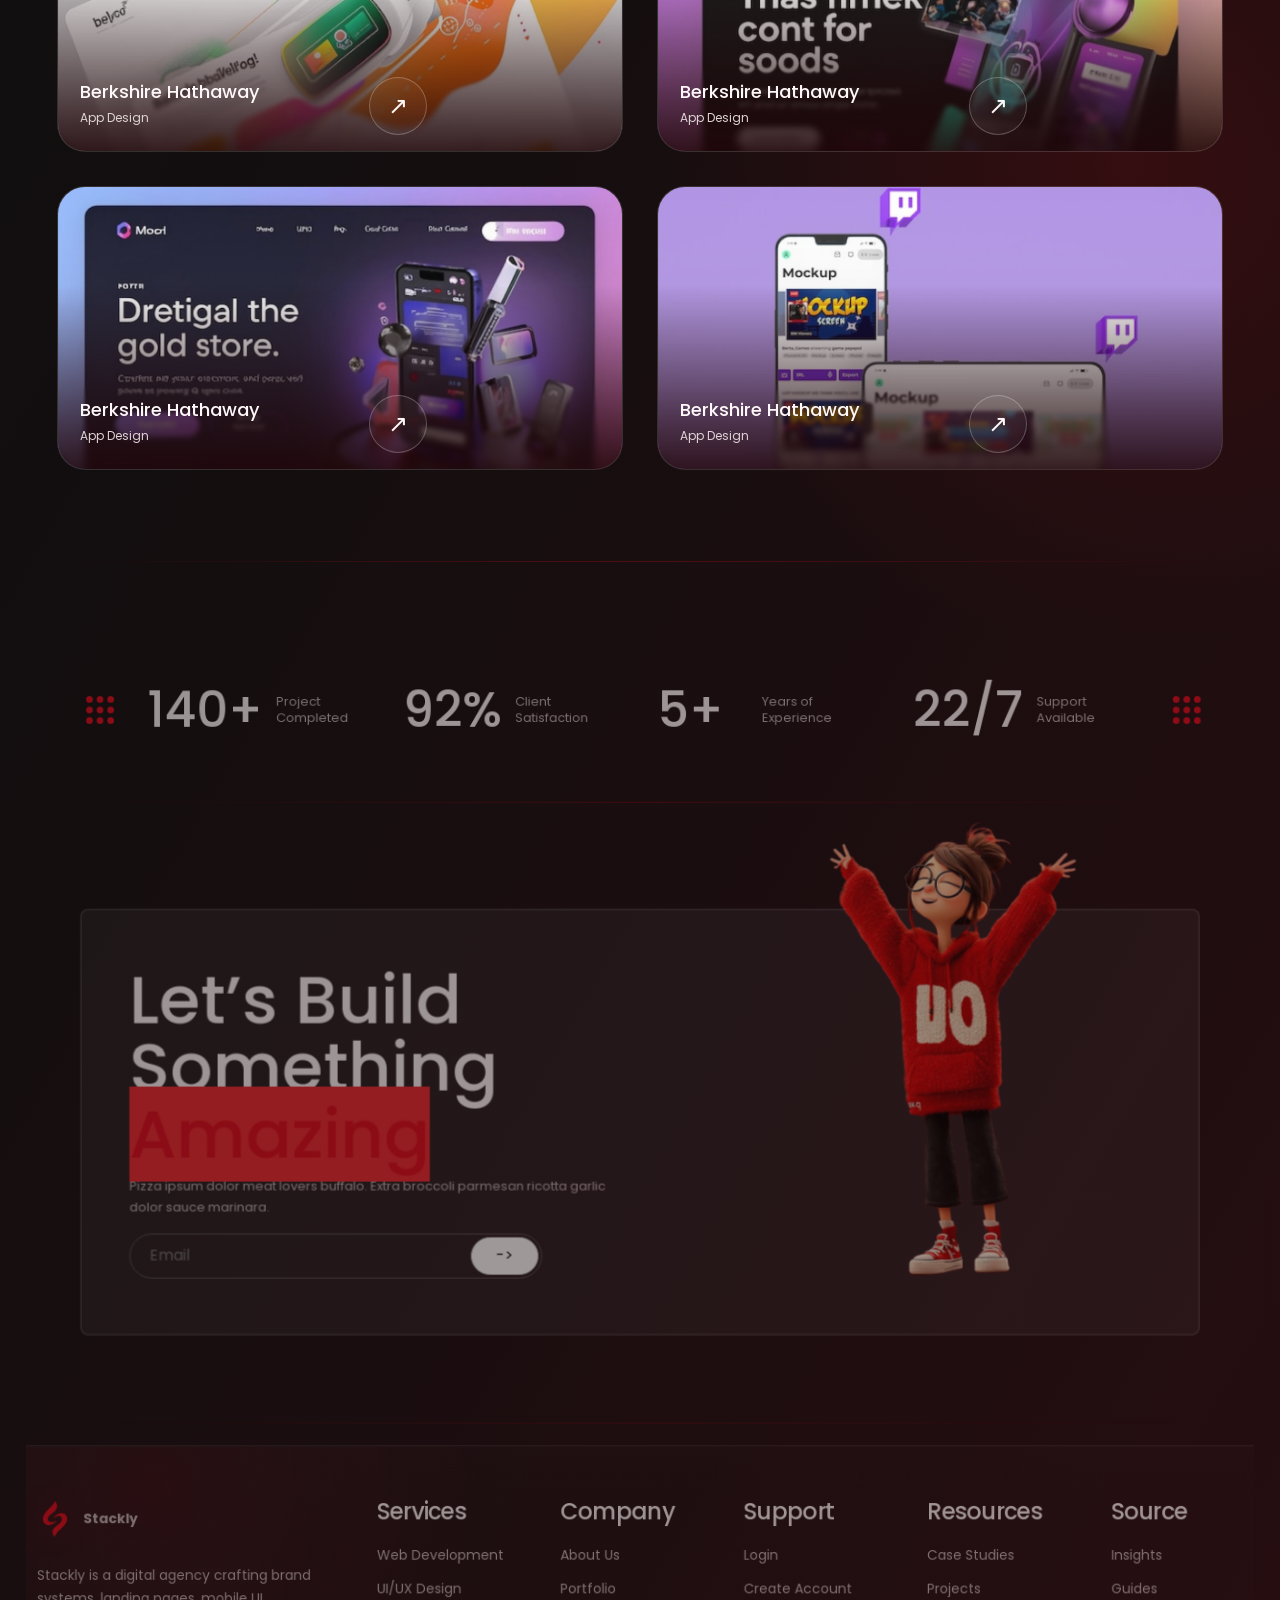
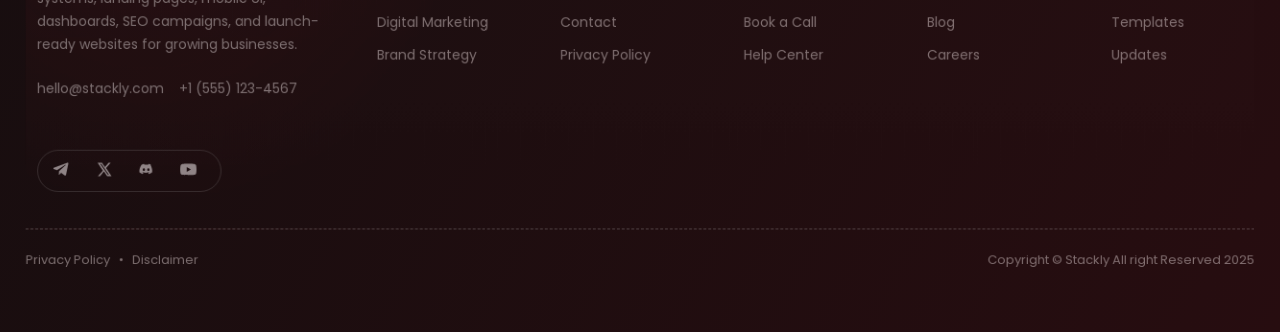
<file: portfolio.html>
<!doctype html>
<html lang="en">
<head>
  <meta charset="utf-8"><meta name="viewport" content="width=device-width, initial-scale=1">
  <title>Portfolio - Stackly</title>
  <link rel="preconnect" href="https://fonts.googleapis.com"><link rel="preconnect" href="https://fonts.gstatic.com" crossorigin>
  <link href="https://fonts.googleapis.com/css2?family=Poppins:wght@400;500;600;700&display=swap" rel="stylesheet">
  <link href="https://cdn.jsdelivr.net/npm/bootstrap@5.3.3/dist/css/bootstrap.min.css" rel="stylesheet"><link href="css/style.css" rel="stylesheet">
</head>
<body><div class="site-shell">
  <nav class="navbar"><div class="container-xl d-flex align-items-center justify-content-between"><a class="brand" href="index.html" aria-label="Stackly home"><img class="brand-logo" src="assets/stackly-logo.svg" alt="">Stackly</a><button class="menu-toggle" aria-label="Toggle menu"><span></span><span></span></button><ul class="nav-menu"><li><a href="index.html">Home</a></li><li><a href="services.html">Services</a></li><li><a class="active" href="portfolio.html">Portfolio</a></li><li><a href="about.html">About</a></li><li><a href="contact.html">Contact</a></li></ul><a class="pill-btn" href="signin.html">Get in Touch</a></div></nav>
  <header class="inner-hero"><div class="container-xl"><div class="watermark">Portfolio</div><h1>A Glimpse Into Our<br><span class="mark-word red">Creative</span> World</h1></div></header>
  <section class="section"><div class="container-xl"><h2 class="section-title sm" data-dots>Innovation on Display</h2><div class="d-flex flex-wrap gap-3 my-5"><a class="pill-btn" href="#" data-filter="all">All Project</a><a class="ghost-btn" href="#" data-filter="web">Web Development</a><a class="ghost-btn" href="#" data-filter="mobile">Mobile Apps</a><a class="ghost-btn" href="#" data-filter="sites">Websites</a><a class="ghost-btn" href="#" data-filter="seo">SEO</a></div><div class="projects-grid">
    <a class="project-card" href="404.html"><img src="assets/service-project-05.png" alt=""><span class="project-label"><strong>Berkshire Hathaway</strong><span>App Design</span></span></a>
    <a class="project-card" href="404.html"><img src="assets/service-project-06.png" alt=""><span class="project-label"><strong>Berkshire Hathaway</strong><span>App Design</span></span></a>
    <a class="project-card" href="404.html"><img src="assets/project-02.png" alt=""><span class="project-label"><strong>Berkshire Hathaway</strong><span>App Design</span></span></a>
    <a class="project-card" href="404.html"><img src="assets/service-project-02.png" alt=""><span class="project-label"><strong>Berkshire Hathaway</strong><span>App Design</span></span></a>
    <a class="project-card" href="404.html"><img src="assets/service-project-03.png" alt=""><span class="project-label"><strong>Berkshire Hathaway</strong><span>App Design</span></span></a>
    <a class="project-card" href="404.html"><img src="assets/service-project-04.png" alt=""><span class="project-label"><strong>Berkshire Hathaway</strong><span>App Design</span></span></a>
    <a class="project-card" href="404.html"><img src="assets/project-03.png" alt=""><span class="project-label"><strong>Berkshire Hathaway</strong><span>App Design</span></span></a>
    <a class="project-card" href="404.html"><img src="assets/project-04.png" alt=""><span class="project-label"><strong>Berkshire Hathaway</strong><span>App Design</span></span></a>
  </div></div></section>
  <section class="section section-tight"><div class="container-xl"><div class="stats-row"><span class="accent-dots"><i></i><i></i><i></i><i></i><i></i><i></i><i></i><i></i><i></i></span><div class="stat"><strong>150+</strong><span>Project<br>Completed</span></div><div class="stat"><strong>98%</strong><span>Client<br>Satisfaction</span></div><div class="stat"><strong>5+</strong><span>Years of<br>Experience</span></div><div class="stat"><strong>24/7</strong><span>Support<br>Available</span></div><span class="accent-dots"><i></i><i></i><i></i><i></i><i></i><i></i><i></i><i></i><i></i></span></div></div></section>
  <section class="section"><div class="container-xl"><div class="cta-box"><div><h2>Let’s Build<br>Something<br><span class="red">Amazing</span></h2><p>Pizza ipsum dolor meat lovers buffalo. Extra broccoli parmesan ricotta garlic dolor sauce marinara.</p><form class="email-form" data-email-redirect="404.html"><input type="email" placeholder="Email" required><button type="submit">-></button></form></div><img class="cta-character" src="assets/character-cta.png" alt=""></div></div></section>
  <footer>
      <div class="footer"><div class="container-xl row gy-5 footer-grid">
        <div class="col-lg-4 footer-brand-col">
          <a class="brand mb-4" href="index.html" aria-label="Stackly home"><img class="brand-logo" src="assets/stackly-logo.svg" alt="">Stackly</a>
          <p>Stackly is a digital agency crafting brand systems, landing pages, mobile UI, dashboards, SEO campaigns, and launch-ready websites for growing businesses.</p>
          <p>hello@stackly.com &nbsp;&nbsp; +1 (555) 123-4567</p>
          <div class="socials" aria-label="Social links"><a href="404.html" aria-label="Telegram"><svg viewBox="0 0 24 24"><path d="M21.7 4.3 18.4 20c-.2 1-1.1 1.2-1.9.7l-5.2-3.8-2.5 2.4c-.3.3-.5.5-1 .5l.4-5.4 9.8-8.8c.4-.4-.1-.6-.7-.3L5.2 12.9.1 11.3c-1.1-.3-1.1-1.1.2-1.6L20.4 2c.9-.3 1.7.2 1.3 2.3z"/></svg></a><a href="404.html" aria-label="X Twitter"><svg viewBox="0 0 24 24"><path d="M18.9 2H22l-6.8 7.8 8 12.2h-6.3l-4.9-7.1L6.4 22H3.2l7.3-8.4L2.8 2h6.4l4.4 6.5L18.9 2zm-1.1 17.9h1.7L8.3 4H6.5l11.3 15.9z"/></svg></a><a href="404.html" aria-label="Discord"><svg viewBox="0 0 24 24"><path d="M19.5 5.3A16 16 0 0 0 15.6 4l-.5 1c-1.9-.3-3.8-.3-5.6 0L9 4a16 16 0 0 0-3.9 1.3C2.6 9 1.9 12.6 2.2 16.1A16 16 0 0 0 7 18.6l1-1.6c-.6-.2-1.1-.5-1.6-.8l.4-.3c3.1 1.4 6.4 1.4 9.5 0l.4.3c-.5.3-1 .6-1.6.8l1 1.6a16 16 0 0 0 4.8-2.5c.4-4-.7-7.5-2.4-10.8zM8.7 14.1c-.9 0-1.7-.9-1.7-1.9s.8-1.9 1.7-1.9 1.7.9 1.7 1.9-.8 1.9-1.7 1.9zm6.6 0c-.9 0-1.7-.9-1.7-1.9s.8-1.9 1.7-1.9 1.7.9 1.7 1.9-.8 1.9-1.7 1.9z"/></svg></a><a href="404.html" aria-label="YouTube"><svg viewBox="0 0 24 24"><path d="M23.5 6.2a3 3 0 0 0-2.1-2.1C19.5 3.6 12 3.6 12 3.6s-7.5 0-9.4.5A3 3 0 0 0 .5 6.2 31.4 31.4 0 0 0 0 12a31.4 31.4 0 0 0 .5 5.8 3 3 0 0 0 2.1 2.1c1.9.5 9.4.5 9.4.5s7.5 0 9.4-.5a3 3 0 0 0 2.1-2.1A31.4 31.4 0 0 0 24 12a31.4 31.4 0 0 0-.5-5.8zM9.6 15.6V8.4L15.8 12l-6.2 3.6z"/></svg></a></div>
        </div>
        <div class="col-6 col-lg-2"><h3>Services</h3><ul><li><a href="services.html">Web Development</a></li><li><a href="services.html">UI/UX Design</a></li><li><a href="services.html">Digital Marketing</a></li><li><a href="services.html">Brand Strategy</a></li></ul></div>
        <div class="col-6 col-lg-2"><h3>Company</h3><ul><li><a href="about.html">About Us</a></li><li><a href="portfolio.html">Portfolio</a></li><li><a href="contact.html">Contact</a></li><li><a href="#">Privacy Policy</a></li></ul></div>
        <div class="col-6 col-lg-2"><h3>Support</h3><ul><li><a href="signin.html">Login</a></li><li><a href="signup.html">Create Account</a></li><li><a href="contact.html">Book a Call</a></li><li><a href="404.html">Help Center</a></li></ul></div>
        <div class="col-6 col-lg-2"><h3>Resources</h3><ul><li><a href="services.html">Case Studies</a></li><li><a href="portfolio.html">Projects</a></li><li><a href="404.html">Blog</a></li><li><a href="404.html">Careers</a></li></ul></div>
        <div class="col-6 col-lg-2"><h3>Source</h3><ul><li><a href="404.html">Insights</a></li><li><a href="404.html">Guides</a></li><li><a href="404.html">Templates</a></li><li><a href="404.html">Updates</a></li></ul></div>
      </div></div>
      <div class="container-xl copyright"><span>Privacy Policy &nbsp; • &nbsp; Disclaimer</span><span>Copyright © Stackly All right Reserved 2025</span></div>
    </footer>
</div><script src="js/main.js"></script></body></html>
</file>
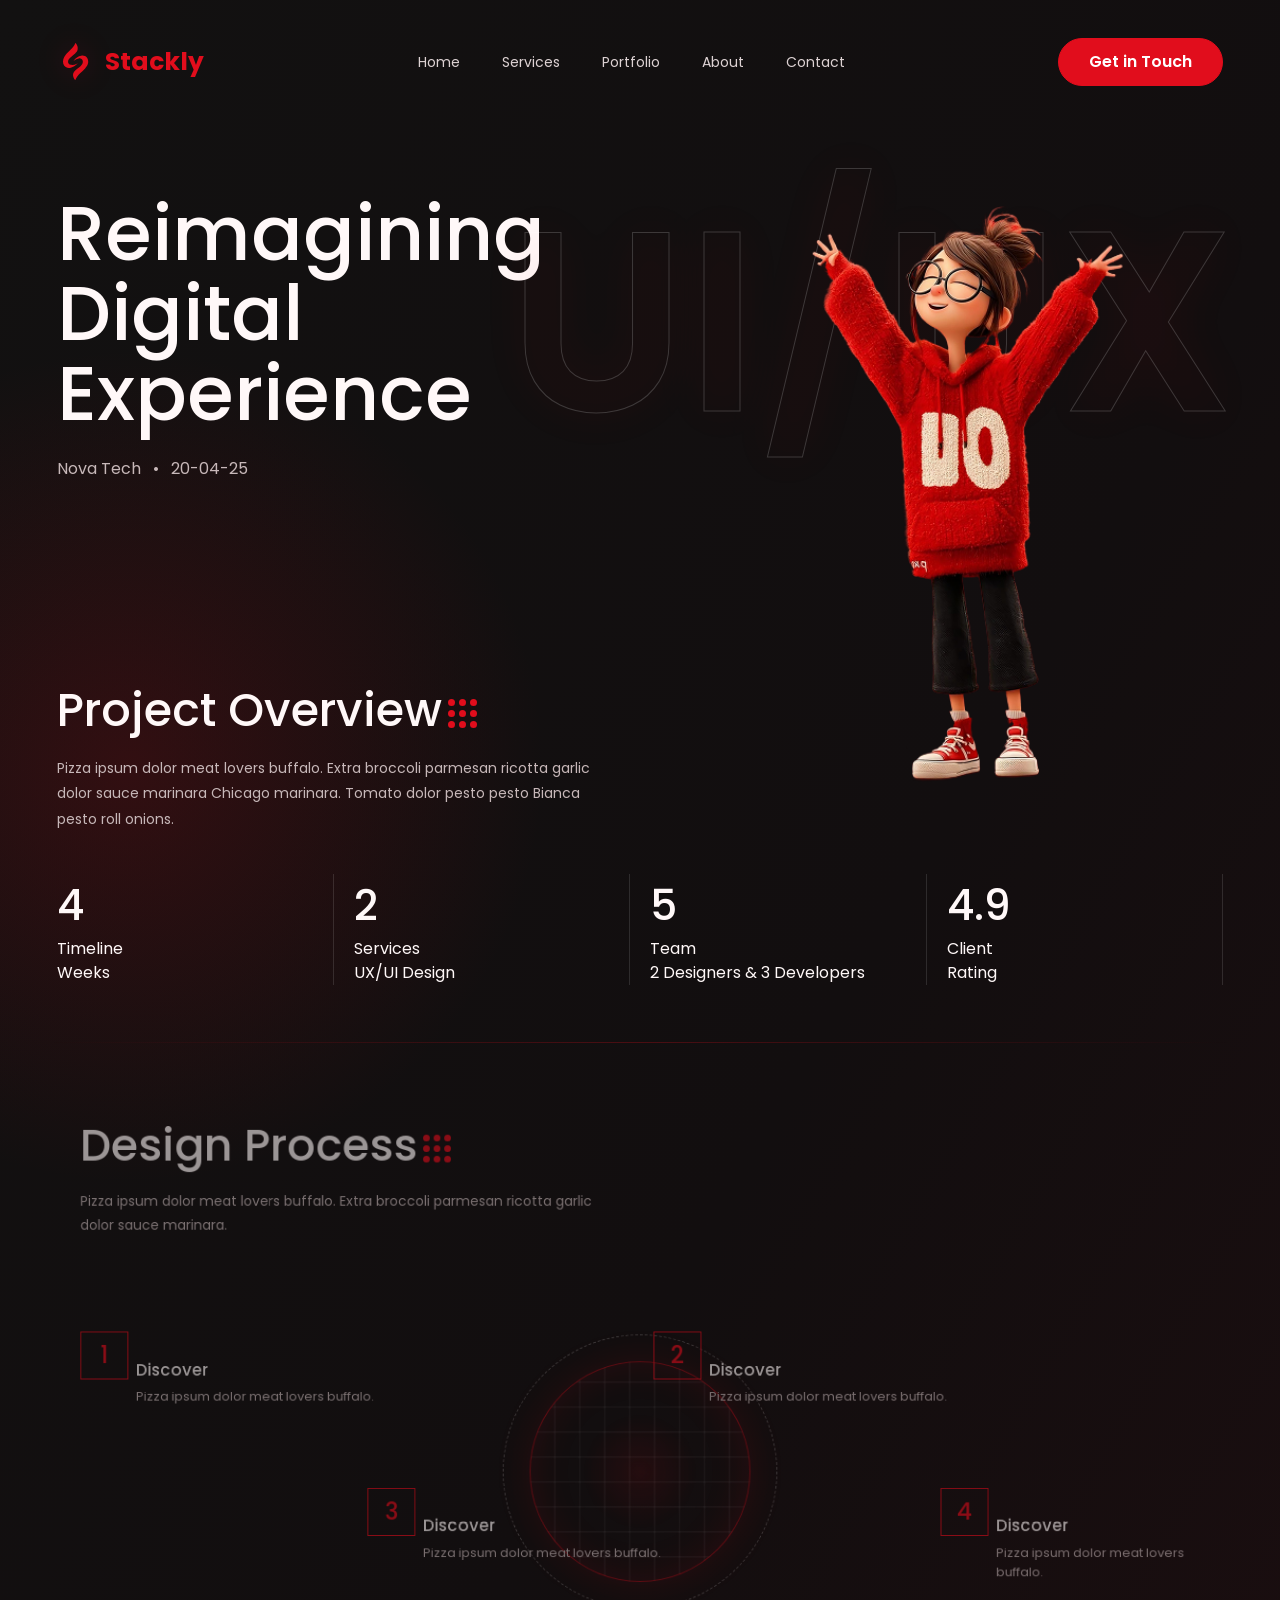
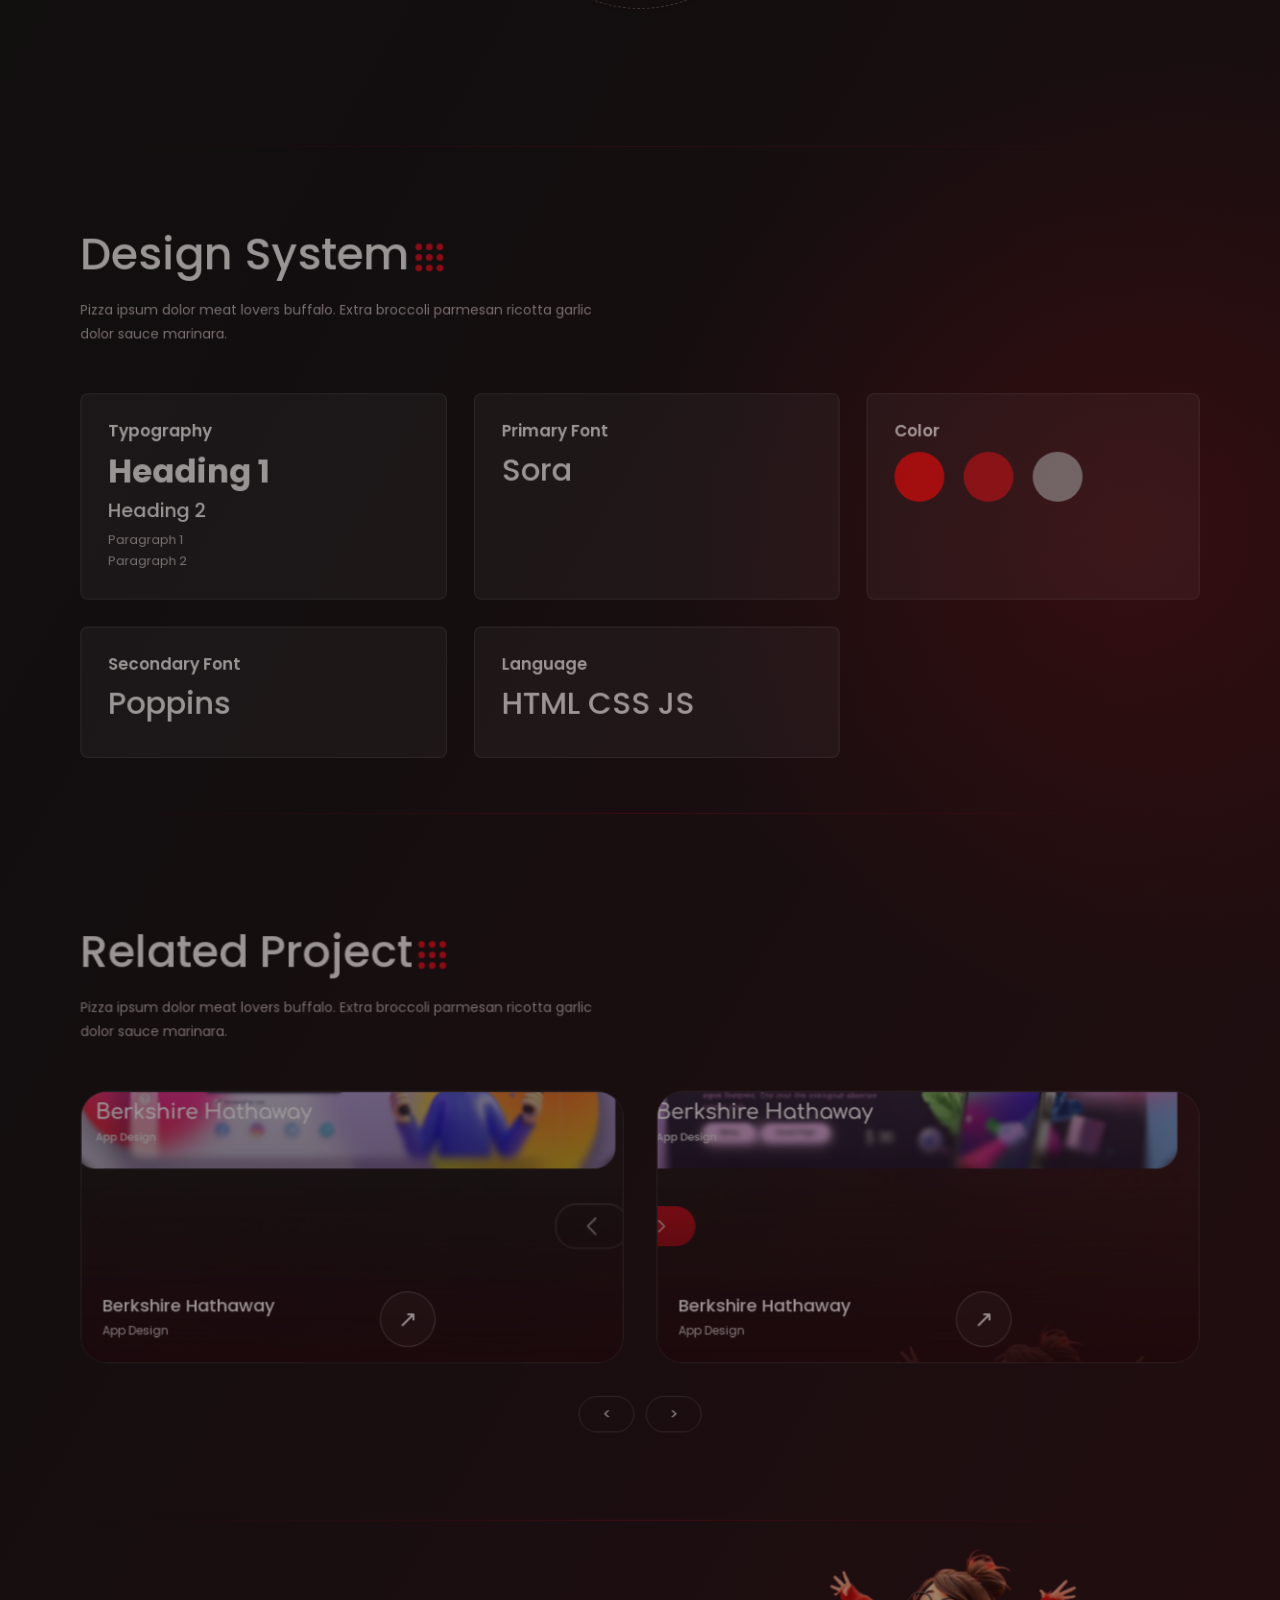
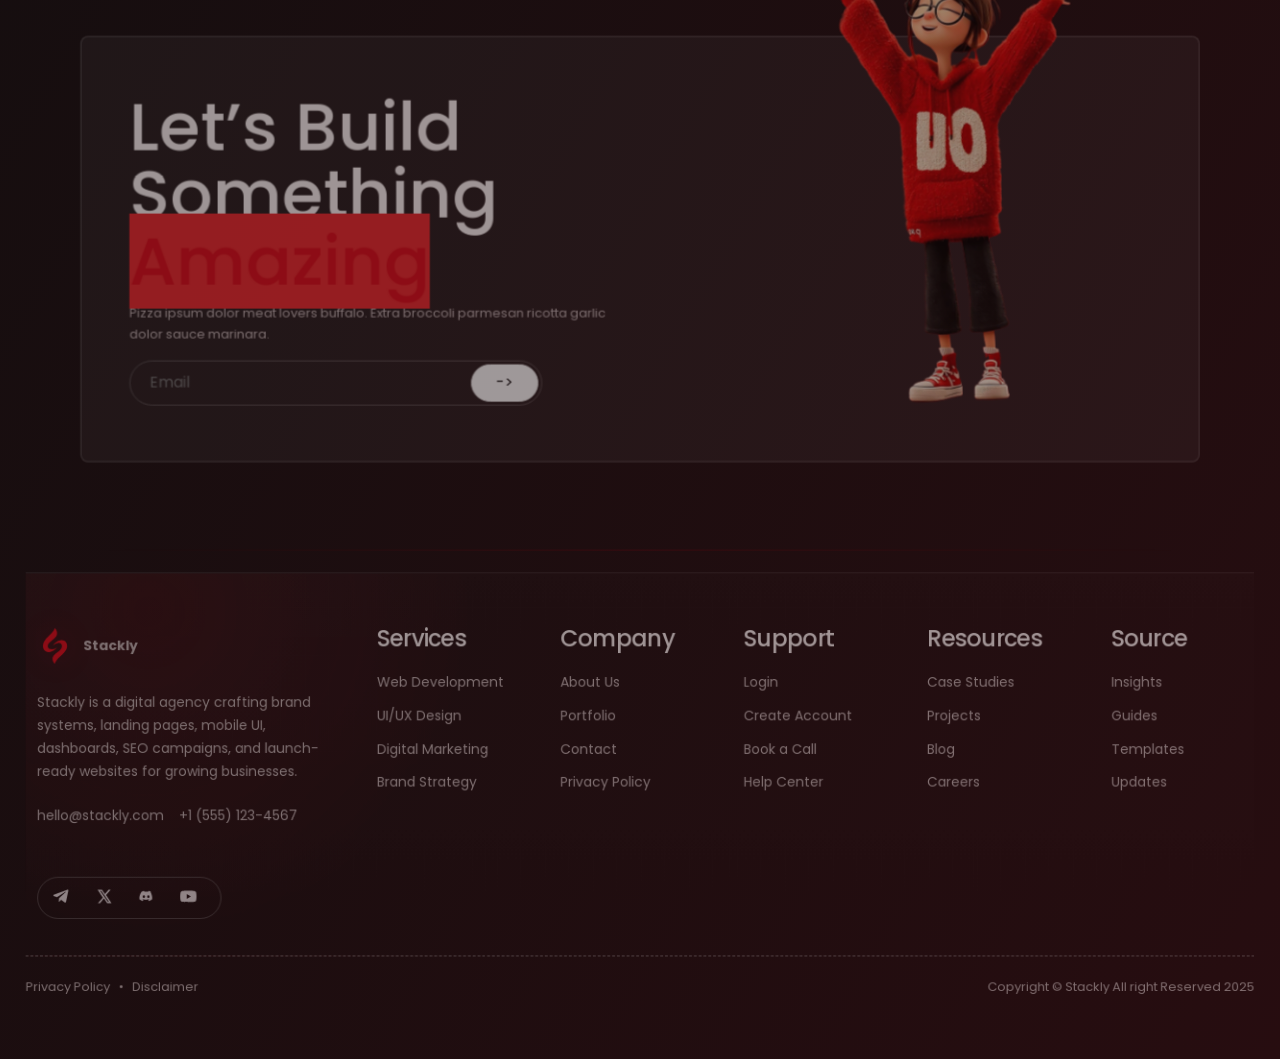
<file: project.html>
<!doctype html>
<html lang="en">
<head>
  <meta charset="utf-8"><meta name="viewport" content="width=device-width, initial-scale=1">
  <title>Project - Stackly</title>
  <link rel="preconnect" href="https://fonts.googleapis.com"><link rel="preconnect" href="https://fonts.gstatic.com" crossorigin>
  <link href="https://fonts.googleapis.com/css2?family=Poppins:wght@400;500;600;700&display=swap" rel="stylesheet">
  <link href="https://cdn.jsdelivr.net/npm/bootstrap@5.3.3/dist/css/bootstrap.min.css" rel="stylesheet"><link href="css/style.css" rel="stylesheet">
</head>
<body><div class="site-shell">
  <nav class="navbar"><div class="container-xl d-flex align-items-center justify-content-between"><a class="brand" href="index.html" aria-label="Stackly home"><img class="brand-logo" src="assets/stackly-logo.svg" alt="">Stackly</a><button class="menu-toggle" aria-label="Toggle menu"><span></span><span></span></button><ul class="nav-menu"><li><a href="index.html">Home</a></li><li><a href="services.html">Services</a></li><li><a href="portfolio.html">Portfolio</a></li><li><a href="about.html">About</a></li><li><a href="contact.html">Contact</a></li></ul><a class="pill-btn" href="signin.html">Get in Touch</a></div></nav>
  <header class="project-hero"><div class="container-xl position-relative"><div class="watermark text-end">UI/UX</div><h1>Reimagining<br>Digital Experience</h1><p class="project-meta">Nova Tech &nbsp; • &nbsp; 20-04-25</p><img class="hero-character" src="assets/character-hero.png" alt=""></div></header>
  <section class="section section-tight"><div class="container-xl"><h2 class="section-title sm" data-dots>Project Overview</h2><p class="section-kicker">Pizza ipsum dolor meat lovers buffalo. Extra broccoli parmesan ricotta garlic dolor sauce marinara Chicago marinara. Tomato dolor pesto pesto Bianca pesto roll onions.</p><div class="overview-stats"><div><strong>4</strong>Timeline<br>Weeks</div><div><strong>2</strong>Services<br>UX/UI Design</div><div><strong>5</strong>Team<br>2 Designers & 3 Developers</div><div><strong>4.9</strong>Client<br>Rating</div></div></div></section>
  <section class="section"><div class="container-xl"><h2 class="section-title sm" data-dots>Design Process</h2><p class="section-kicker">Pizza ipsum dolor meat lovers buffalo. Extra broccoli parmesan ricotta garlic dolor sauce marinara.</p><div class="journey"><div class="journey-step"><b>1</b><h3>Discover</h3><p>Pizza ipsum dolor meat lovers buffalo.</p></div><div class="journey-step"><b>2</b><h3>Discover</h3><p>Pizza ipsum dolor meat lovers buffalo.</p></div><div class="journey-step"><b>3</b><h3>Discover</h3><p>Pizza ipsum dolor meat lovers buffalo.</p></div><div class="journey-step"><b>4</b><h3>Discover</h3><p>Pizza ipsum dolor meat lovers buffalo.</p></div></div></div></section>
  <section class="section section-tight"><div class="container-xl"><h2 class="section-title sm" data-dots>Design System</h2><p class="section-kicker mb-5">Pizza ipsum dolor meat lovers buffalo. Extra broccoli parmesan ricotta garlic dolor sauce marinara.</p><div class="system-grid"><article class="system-card font-demo"><h3>Typography</h3><h4>Heading 1</h4><h5>Heading 2</h5><p>Paragraph 1<br>Paragraph 2</p></article><article class="system-card"><h3>Primary Font</h3><h2>Sora</h2></article><article class="system-card"><h3>Color</h3><div class="swatches"><span style="background:#ff1010"></span><span style="background:#cf191f"></span><span style="background:#a6a6a6"></span></div></article><article class="system-card"><h3>Secondary Font</h3><h2>Poppins</h2></article><article class="system-card"><h3>Language</h3><h2>HTML CSS JS</h2></article></div></div></section>
  <section class="section"><div class="container-xl"><h2 class="section-title sm" data-dots>Related Project</h2><p class="section-kicker mb-5">Pizza ipsum dolor meat lovers buffalo. Extra broccoli parmesan ricotta garlic dolor sauce marinara.</p><div class="projects-grid"><a class="project-card" href="project.html"><img src="assets/related-01.png" alt=""><span class="project-label"><strong>Berkshire Hathaway</strong><span>App Design</span></span></a><a class="project-card" href="project.html"><img src="assets/related-02.png" alt=""><span class="project-label"><strong>Berkshire Hathaway</strong><span>App Design</span></span></a></div><div class="slider-controls"><button><</button><button class="next">></button></div></div></section>
  <section class="section"><div class="container-xl"><div class="cta-box"><div><h2>Let’s Build<br>Something<br><span class="red">Amazing</span></h2><p>Pizza ipsum dolor meat lovers buffalo. Extra broccoli parmesan ricotta garlic dolor sauce marinara.</p><form class="email-form"><input type="email" placeholder="Email"><button>-></button></form></div><img class="cta-character" src="assets/character-cta.png" alt=""></div></div></section>
  <footer>
      <div class="footer"><div class="container-xl row gy-5 footer-grid">
        <div class="col-lg-4 footer-brand-col">
          <a class="brand mb-4" href="index.html" aria-label="Stackly home"><img class="brand-logo" src="assets/stackly-logo.svg" alt="">Stackly</a>
          <p>Stackly is a digital agency crafting brand systems, landing pages, mobile UI, dashboards, SEO campaigns, and launch-ready websites for growing businesses.</p>
          <p>hello@stackly.com &nbsp;&nbsp; +1 (555) 123-4567</p>
          <div class="socials" aria-label="Social links"><a href="404.html" aria-label="Telegram"><svg viewBox="0 0 24 24"><path d="M21.7 4.3 18.4 20c-.2 1-1.1 1.2-1.9.7l-5.2-3.8-2.5 2.4c-.3.3-.5.5-1 .5l.4-5.4 9.8-8.8c.4-.4-.1-.6-.7-.3L5.2 12.9.1 11.3c-1.1-.3-1.1-1.1.2-1.6L20.4 2c.9-.3 1.7.2 1.3 2.3z"/></svg></a><a href="404.html" aria-label="X Twitter"><svg viewBox="0 0 24 24"><path d="M18.9 2H22l-6.8 7.8 8 12.2h-6.3l-4.9-7.1L6.4 22H3.2l7.3-8.4L2.8 2h6.4l4.4 6.5L18.9 2zm-1.1 17.9h1.7L8.3 4H6.5l11.3 15.9z"/></svg></a><a href="404.html" aria-label="Discord"><svg viewBox="0 0 24 24"><path d="M19.5 5.3A16 16 0 0 0 15.6 4l-.5 1c-1.9-.3-3.8-.3-5.6 0L9 4a16 16 0 0 0-3.9 1.3C2.6 9 1.9 12.6 2.2 16.1A16 16 0 0 0 7 18.6l1-1.6c-.6-.2-1.1-.5-1.6-.8l.4-.3c3.1 1.4 6.4 1.4 9.5 0l.4.3c-.5.3-1 .6-1.6.8l1 1.6a16 16 0 0 0 4.8-2.5c.4-4-.7-7.5-2.4-10.8zM8.7 14.1c-.9 0-1.7-.9-1.7-1.9s.8-1.9 1.7-1.9 1.7.9 1.7 1.9-.8 1.9-1.7 1.9zm6.6 0c-.9 0-1.7-.9-1.7-1.9s.8-1.9 1.7-1.9 1.7.9 1.7 1.9-.8 1.9-1.7 1.9z"/></svg></a><a href="404.html" aria-label="YouTube"><svg viewBox="0 0 24 24"><path d="M23.5 6.2a3 3 0 0 0-2.1-2.1C19.5 3.6 12 3.6 12 3.6s-7.5 0-9.4.5A3 3 0 0 0 .5 6.2 31.4 31.4 0 0 0 0 12a31.4 31.4 0 0 0 .5 5.8 3 3 0 0 0 2.1 2.1c1.9.5 9.4.5 9.4.5s7.5 0 9.4-.5a3 3 0 0 0 2.1-2.1A31.4 31.4 0 0 0 24 12a31.4 31.4 0 0 0-.5-5.8zM9.6 15.6V8.4L15.8 12l-6.2 3.6z"/></svg></a></div>
        </div>
        <div class="col-6 col-lg-2"><h3>Services</h3><ul><li><a href="services.html">Web Development</a></li><li><a href="services.html">UI/UX Design</a></li><li><a href="services.html">Digital Marketing</a></li><li><a href="services.html">Brand Strategy</a></li></ul></div>
        <div class="col-6 col-lg-2"><h3>Company</h3><ul><li><a href="about.html">About Us</a></li><li><a href="portfolio.html">Portfolio</a></li><li><a href="contact.html">Contact</a></li><li><a href="#">Privacy Policy</a></li></ul></div>
        <div class="col-6 col-lg-2"><h3>Support</h3><ul><li><a href="signin.html">Login</a></li><li><a href="signup.html">Create Account</a></li><li><a href="contact.html">Book a Call</a></li><li><a href="404.html">Help Center</a></li></ul></div>
        <div class="col-6 col-lg-2"><h3>Resources</h3><ul><li><a href="services.html">Case Studies</a></li><li><a href="portfolio.html">Projects</a></li><li><a href="404.html">Blog</a></li><li><a href="404.html">Careers</a></li></ul></div>
        <div class="col-6 col-lg-2"><h3>Source</h3><ul><li><a href="404.html">Insights</a></li><li><a href="404.html">Guides</a></li><li><a href="404.html">Templates</a></li><li><a href="404.html">Updates</a></li></ul></div>
      </div></div>
      <div class="container-xl copyright"><span>Privacy Policy &nbsp; • &nbsp; Disclaimer</span><span>Copyright © Stackly All right Reserved 2025</span></div>
    </footer>
</div><script src="js/main.js"></script></body></html>
</file>
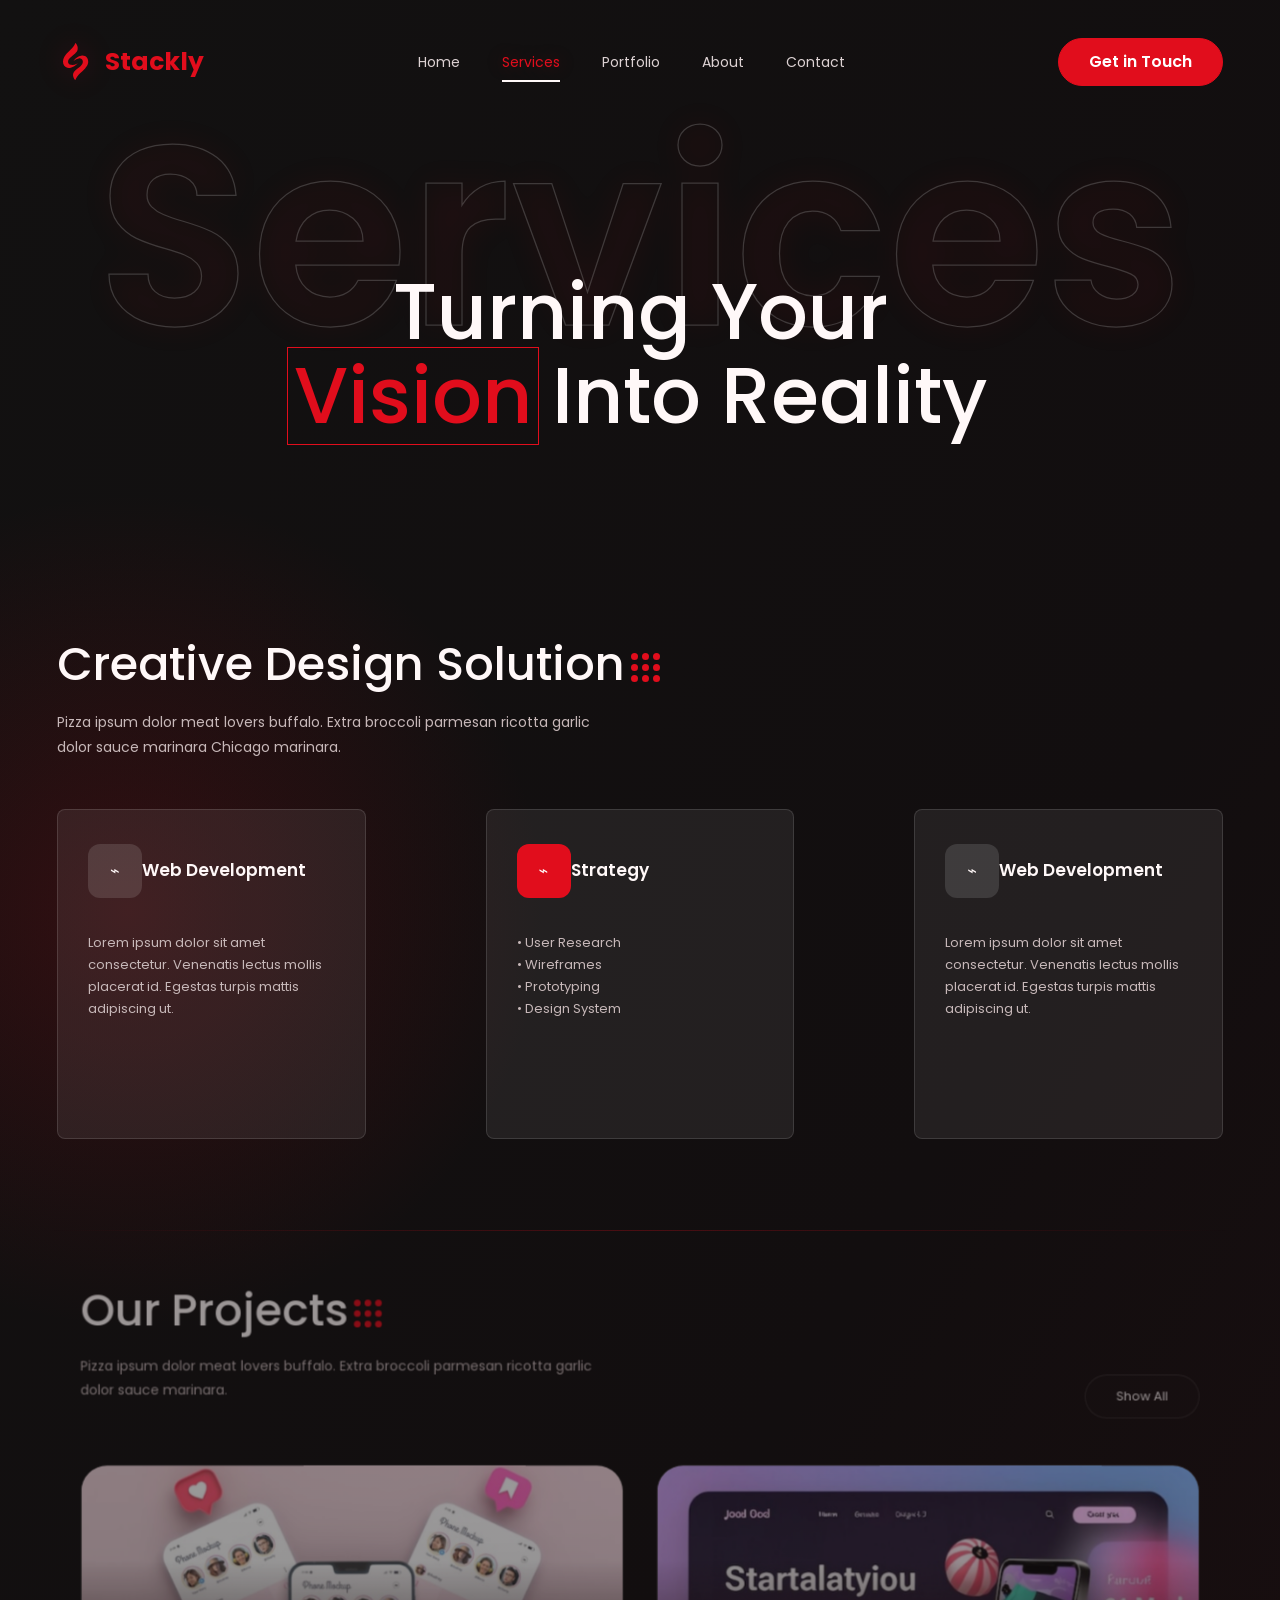
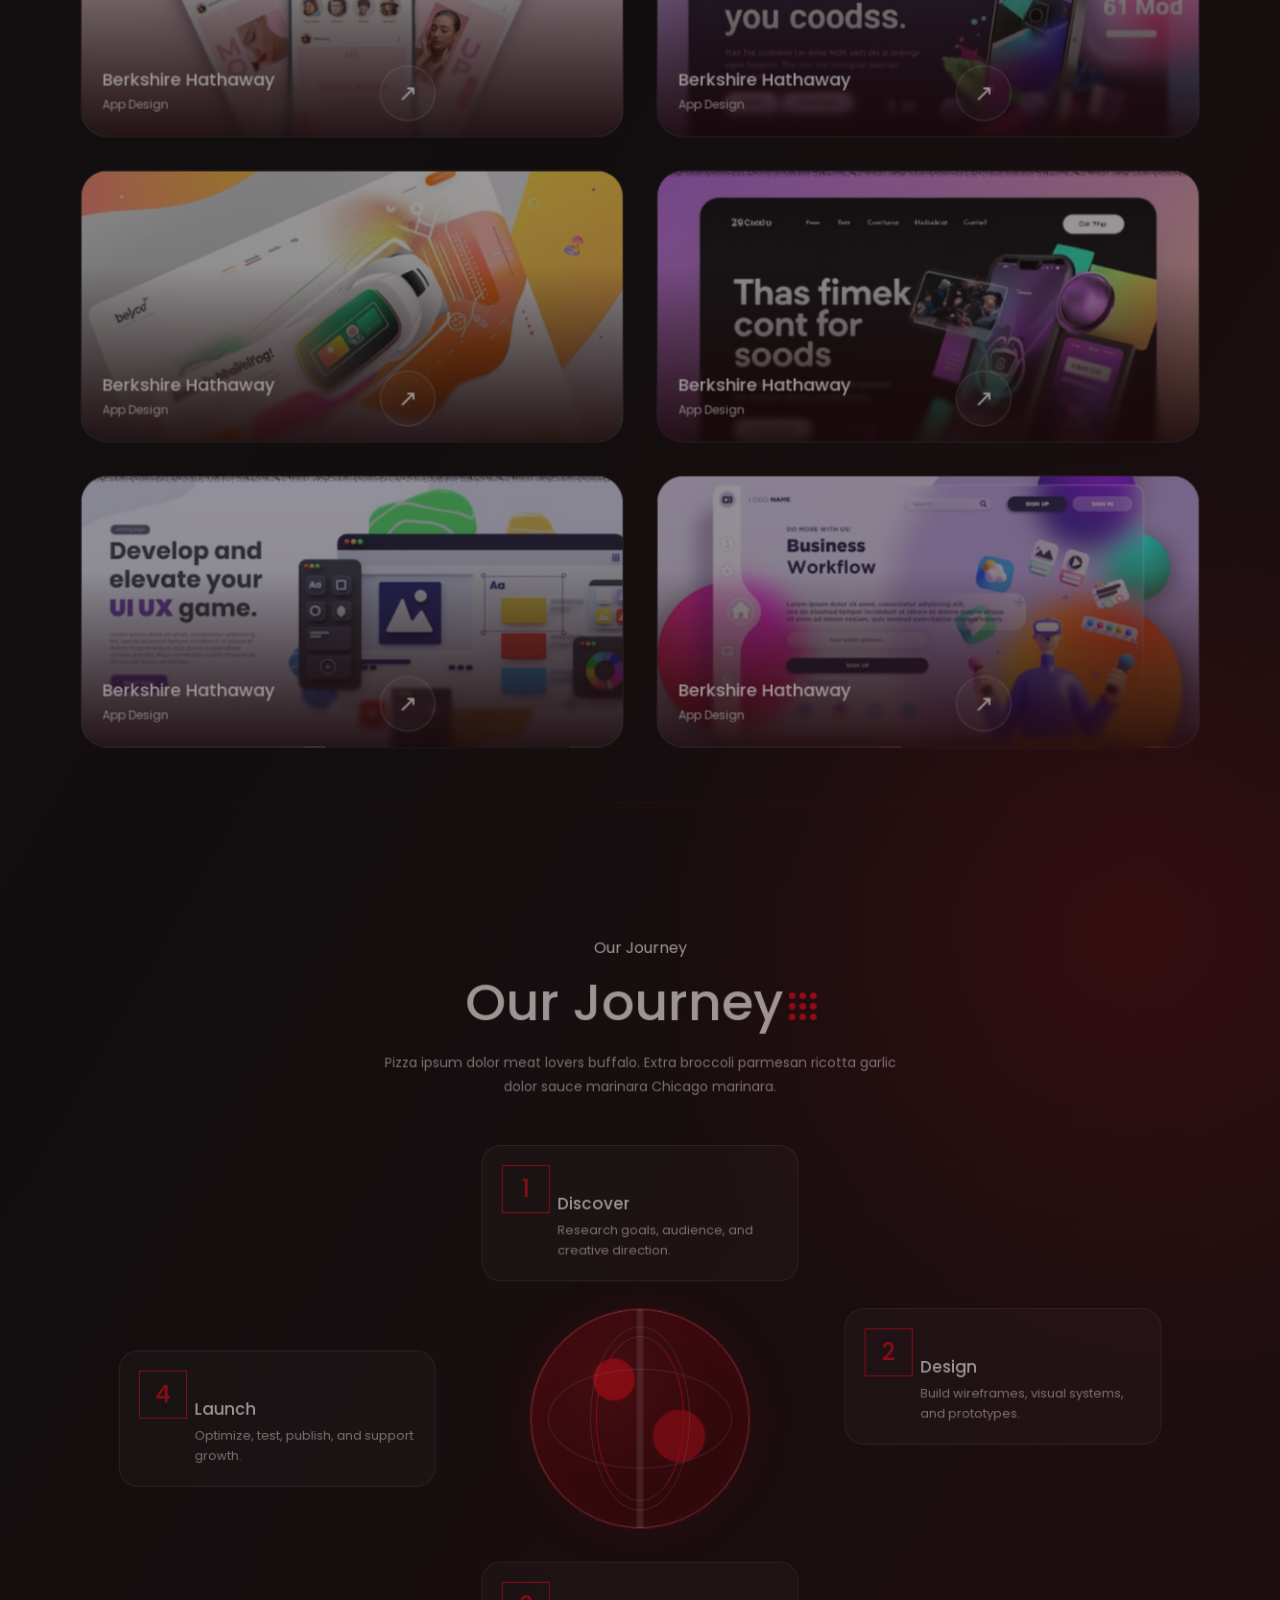
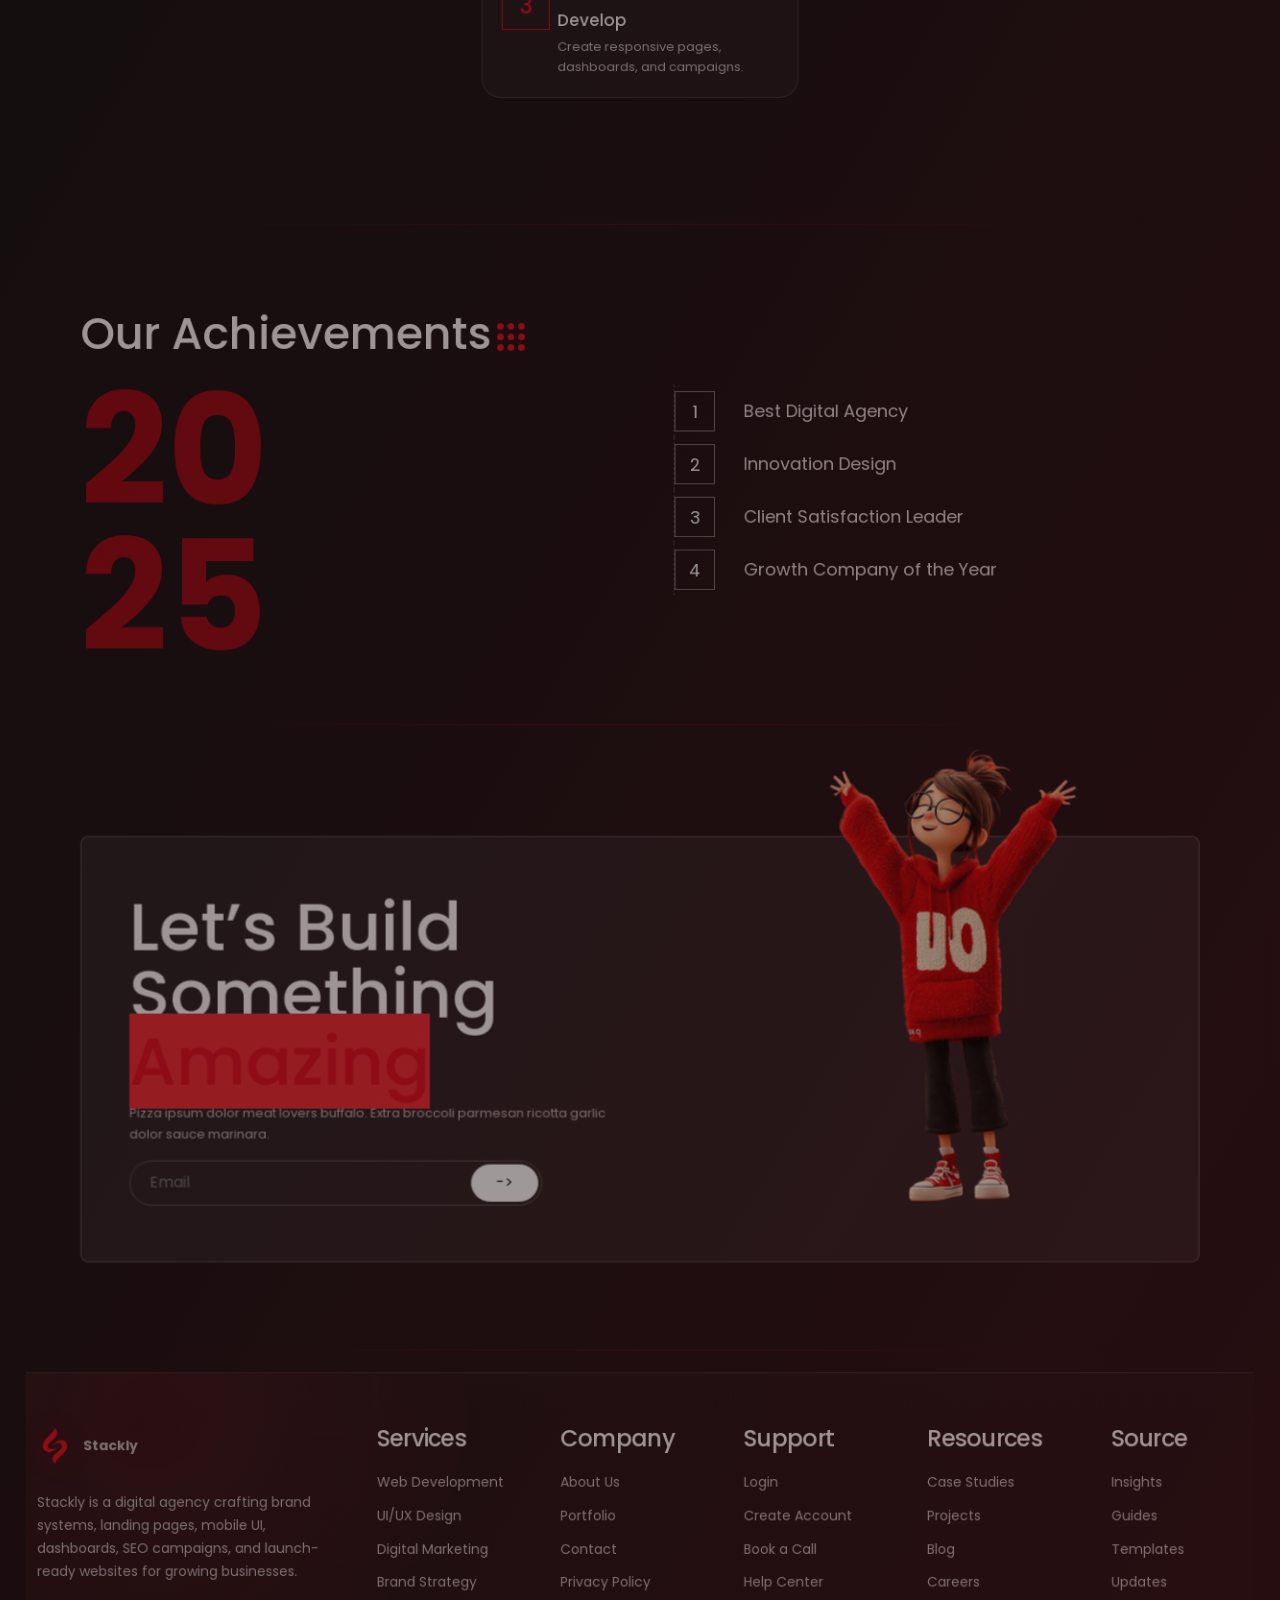
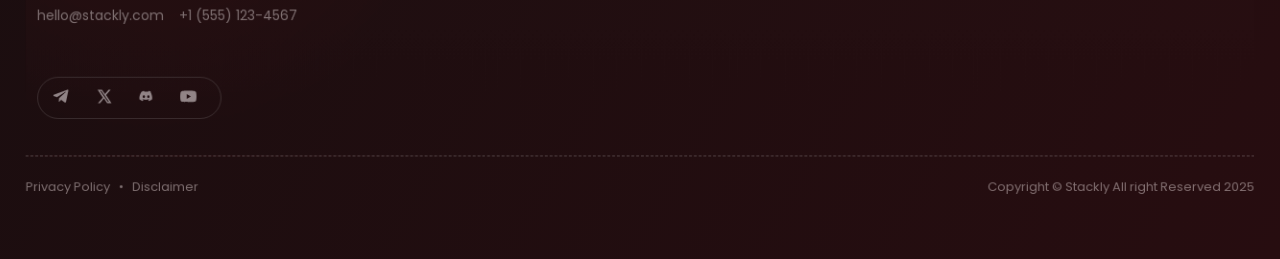
<file: services.html>
<!doctype html>
<html lang="en">
<head>
  <meta charset="utf-8"><meta name="viewport" content="width=device-width, initial-scale=1">
  <title>Services - Stackly</title>
  <link rel="preconnect" href="https://fonts.googleapis.com"><link rel="preconnect" href="https://fonts.gstatic.com" crossorigin>
  <link href="https://fonts.googleapis.com/css2?family=Poppins:wght@400;500;600;700&display=swap" rel="stylesheet">
  <link href="https://cdn.jsdelivr.net/npm/bootstrap@5.3.3/dist/css/bootstrap.min.css" rel="stylesheet"><link href="css/style.css" rel="stylesheet">
</head>
<body><div class="site-shell">
  <nav class="navbar"><div class="container-xl d-flex align-items-center justify-content-between"><a class="brand" href="index.html" aria-label="Stackly home"><img class="brand-logo" src="assets/stackly-logo.svg" alt="">Stackly</a><button class="menu-toggle" aria-label="Toggle menu"><span></span><span></span></button><ul class="nav-menu"><li><a href="index.html">Home</a></li><li><a class="active" href="services.html">Services</a></li><li><a href="portfolio.html">Portfolio</a></li><li><a href="about.html">About</a></li><li><a href="contact.html">Contact</a></li></ul><a class="pill-btn" href="signin.html">Get in Touch</a></div></nav>
  <header class="inner-hero"><div class="container-xl"><div class="watermark">Services</div><h1>Turning Your<br><span class="mark-word red">Vision</span> Into Reality</h1></div></header>

  <section class="section"><div class="container-xl"><h2 class="section-title sm" data-dots>Creative Design Solution</h2><p class="section-kicker mb-5">Pizza ipsum dolor meat lovers buffalo. Extra broccoli parmesan ricotta garlic dolor sauce marinara Chicago marinara.</p><div class="service-grid">
    <article class="service-card"><span class="icon-pill">⌁</span><h3>Web Development</h3><p>Lorem ipsum dolor sit amet consectetur. Venenatis lectus mollis placerat id. Egestas turpis mattis adipiscing ut.</p></article>
    <article class="service-card featured"><span class="icon-pill hot">⌁</span><h3>Strategy</h3><p>• User Research<br>• Wireframes<br>• Prototyping<br>• Design System</p></article>
    <article class="service-card"><span class="icon-pill">⌁</span><h3>Web Development</h3><p>Lorem ipsum dolor sit amet consectetur. Venenatis lectus mollis placerat id. Egestas turpis mattis adipiscing ut.</p></article>
  </div></div></section>

  <section class="section section-tight"><div class="container-xl"><div class="d-flex align-items-end justify-content-between gap-4 mb-5"><div><h2 class="section-title sm" data-dots>Our Projects</h2><p class="section-kicker">Pizza ipsum dolor meat lovers buffalo. Extra broccoli parmesan ricotta garlic dolor sauce marinara.</p></div><a class="ghost-btn" href="portfolio.html">Show All</a></div><div class="projects-grid">
    <a class="project-card" href="404.html"><img src="assets/service-project-01.png" alt=""><span class="project-label"><strong>Berkshire Hathaway</strong><span>App Design</span></span></a>
    <a class="project-card" href="404.html"><img src="assets/service-project-02.png" alt=""><span class="project-label"><strong>Berkshire Hathaway</strong><span>App Design</span></span></a>
    <a class="project-card" href="404.html"><img src="assets/service-project-03.png" alt=""><span class="project-label"><strong>Berkshire Hathaway</strong><span>App Design</span></span></a>
    <a class="project-card" href="404.html"><img src="assets/service-project-04.png" alt=""><span class="project-label"><strong>Berkshire Hathaway</strong><span>App Design</span></span></a>
    <a class="project-card" href="404.html"><img src="assets/service-project-05.png" alt=""><span class="project-label"><strong>Berkshire Hathaway</strong><span>App Design</span></span></a>
    <a class="project-card" href="404.html"><img src="assets/service-project-06.png" alt=""><span class="project-label"><strong>Berkshire Hathaway</strong><span>App Design</span></span></a>
  </div></div></section>

  <section class="section journey-premium-section"><div class="container-xl"><div class="text-center journey-head"><p class="section-eyebrow">Our Journey</p><h2 class="section-title text-center" data-dots>Our Journey</h2><p class="section-kicker mx-auto">Pizza ipsum dolor meat lovers buffalo. Extra broccoli parmesan ricotta garlic dolor sauce marinara Chicago marinara.</p></div><div class="journey journey-globe-wrap journey-premium"><div class="journey-globe" aria-hidden="true"><span></span><span></span><span></span></div><div class="journey-step journey-top"><b>1</b><h3>Discover</h3><p>Research goals, audience, and creative direction.</p></div><div class="journey-step journey-right"><b>2</b><h3>Design</h3><p>Build wireframes, visual systems, and prototypes.</p></div><div class="journey-step journey-bottom"><b>3</b><h3>Develop</h3><p>Create responsive pages, dashboards, and campaigns.</p></div><div class="journey-step journey-left"><b>4</b><h3>Launch</h3><p>Optimize, test, publish, and support growth.</p></div></div></div></section>
  <section class="section section-tight"><div class="container-xl achievement-grid"><div><h2 class="section-title sm" data-dots>Our Achievements</h2><div class="big-numbers">20<br>25</div></div><ol class="award-list"><li>Best Digital Agency</li><li>Innovation Design</li><li>Client Satisfaction Leader</li><li>Growth Company of the Year</li></ol></div></section>
  <section class="section"><div class="container-xl"><div class="cta-box"><div><h2>Let’s Build<br>Something<br><span class="red">Amazing</span></h2><p>Pizza ipsum dolor meat lovers buffalo. Extra broccoli parmesan ricotta garlic dolor sauce marinara.</p><form class="email-form" data-email-redirect="404.html"><input type="email" placeholder="Email" required><button type="submit">-></button></form></div><img class="cta-character" src="assets/character-cta.png" alt=""></div></div></section>
  <footer>
      <div class="footer"><div class="container-xl row gy-5 footer-grid">
        <div class="col-lg-4 footer-brand-col">
          <a class="brand mb-4" href="index.html" aria-label="Stackly home"><img class="brand-logo" src="assets/stackly-logo.svg" alt="">Stackly</a>
          <p>Stackly is a digital agency crafting brand systems, landing pages, mobile UI, dashboards, SEO campaigns, and launch-ready websites for growing businesses.</p>
          <p>hello@stackly.com &nbsp;&nbsp; +1 (555) 123-4567</p>
          <div class="socials" aria-label="Social links"><a href="404.html" aria-label="Telegram"><svg viewBox="0 0 24 24"><path d="M21.7 4.3 18.4 20c-.2 1-1.1 1.2-1.9.7l-5.2-3.8-2.5 2.4c-.3.3-.5.5-1 .5l.4-5.4 9.8-8.8c.4-.4-.1-.6-.7-.3L5.2 12.9.1 11.3c-1.1-.3-1.1-1.1.2-1.6L20.4 2c.9-.3 1.7.2 1.3 2.3z"/></svg></a><a href="404.html" aria-label="X Twitter"><svg viewBox="0 0 24 24"><path d="M18.9 2H22l-6.8 7.8 8 12.2h-6.3l-4.9-7.1L6.4 22H3.2l7.3-8.4L2.8 2h6.4l4.4 6.5L18.9 2zm-1.1 17.9h1.7L8.3 4H6.5l11.3 15.9z"/></svg></a><a href="404.html" aria-label="Discord"><svg viewBox="0 0 24 24"><path d="M19.5 5.3A16 16 0 0 0 15.6 4l-.5 1c-1.9-.3-3.8-.3-5.6 0L9 4a16 16 0 0 0-3.9 1.3C2.6 9 1.9 12.6 2.2 16.1A16 16 0 0 0 7 18.6l1-1.6c-.6-.2-1.1-.5-1.6-.8l.4-.3c3.1 1.4 6.4 1.4 9.5 0l.4.3c-.5.3-1 .6-1.6.8l1 1.6a16 16 0 0 0 4.8-2.5c.4-4-.7-7.5-2.4-10.8zM8.7 14.1c-.9 0-1.7-.9-1.7-1.9s.8-1.9 1.7-1.9 1.7.9 1.7 1.9-.8 1.9-1.7 1.9zm6.6 0c-.9 0-1.7-.9-1.7-1.9s.8-1.9 1.7-1.9 1.7.9 1.7 1.9-.8 1.9-1.7 1.9z"/></svg></a><a href="404.html" aria-label="YouTube"><svg viewBox="0 0 24 24"><path d="M23.5 6.2a3 3 0 0 0-2.1-2.1C19.5 3.6 12 3.6 12 3.6s-7.5 0-9.4.5A3 3 0 0 0 .5 6.2 31.4 31.4 0 0 0 0 12a31.4 31.4 0 0 0 .5 5.8 3 3 0 0 0 2.1 2.1c1.9.5 9.4.5 9.4.5s7.5 0 9.4-.5a3 3 0 0 0 2.1-2.1A31.4 31.4 0 0 0 24 12a31.4 31.4 0 0 0-.5-5.8zM9.6 15.6V8.4L15.8 12l-6.2 3.6z"/></svg></a></div>
        </div>
        <div class="col-6 col-lg-2"><h3>Services</h3><ul><li><a href="services.html">Web Development</a></li><li><a href="services.html">UI/UX Design</a></li><li><a href="services.html">Digital Marketing</a></li><li><a href="services.html">Brand Strategy</a></li></ul></div>
        <div class="col-6 col-lg-2"><h3>Company</h3><ul><li><a href="about.html">About Us</a></li><li><a href="portfolio.html">Portfolio</a></li><li><a href="contact.html">Contact</a></li><li><a href="#">Privacy Policy</a></li></ul></div>
        <div class="col-6 col-lg-2"><h3>Support</h3><ul><li><a href="signin.html">Login</a></li><li><a href="signup.html">Create Account</a></li><li><a href="contact.html">Book a Call</a></li><li><a href="404.html">Help Center</a></li></ul></div>
        <div class="col-6 col-lg-2"><h3>Resources</h3><ul><li><a href="services.html">Case Studies</a></li><li><a href="portfolio.html">Projects</a></li><li><a href="404.html">Blog</a></li><li><a href="404.html">Careers</a></li></ul></div>
        <div class="col-6 col-lg-2"><h3>Source</h3><ul><li><a href="404.html">Insights</a></li><li><a href="404.html">Guides</a></li><li><a href="404.html">Templates</a></li><li><a href="404.html">Updates</a></li></ul></div>
      </div></div>
      <div class="container-xl copyright"><span>Privacy Policy &nbsp; • &nbsp; Disclaimer</span><span>Copyright © Stackly All right Reserved 2025</span></div>
    </footer>
</div><script src="js/main.js"></script></body></html>
</file>
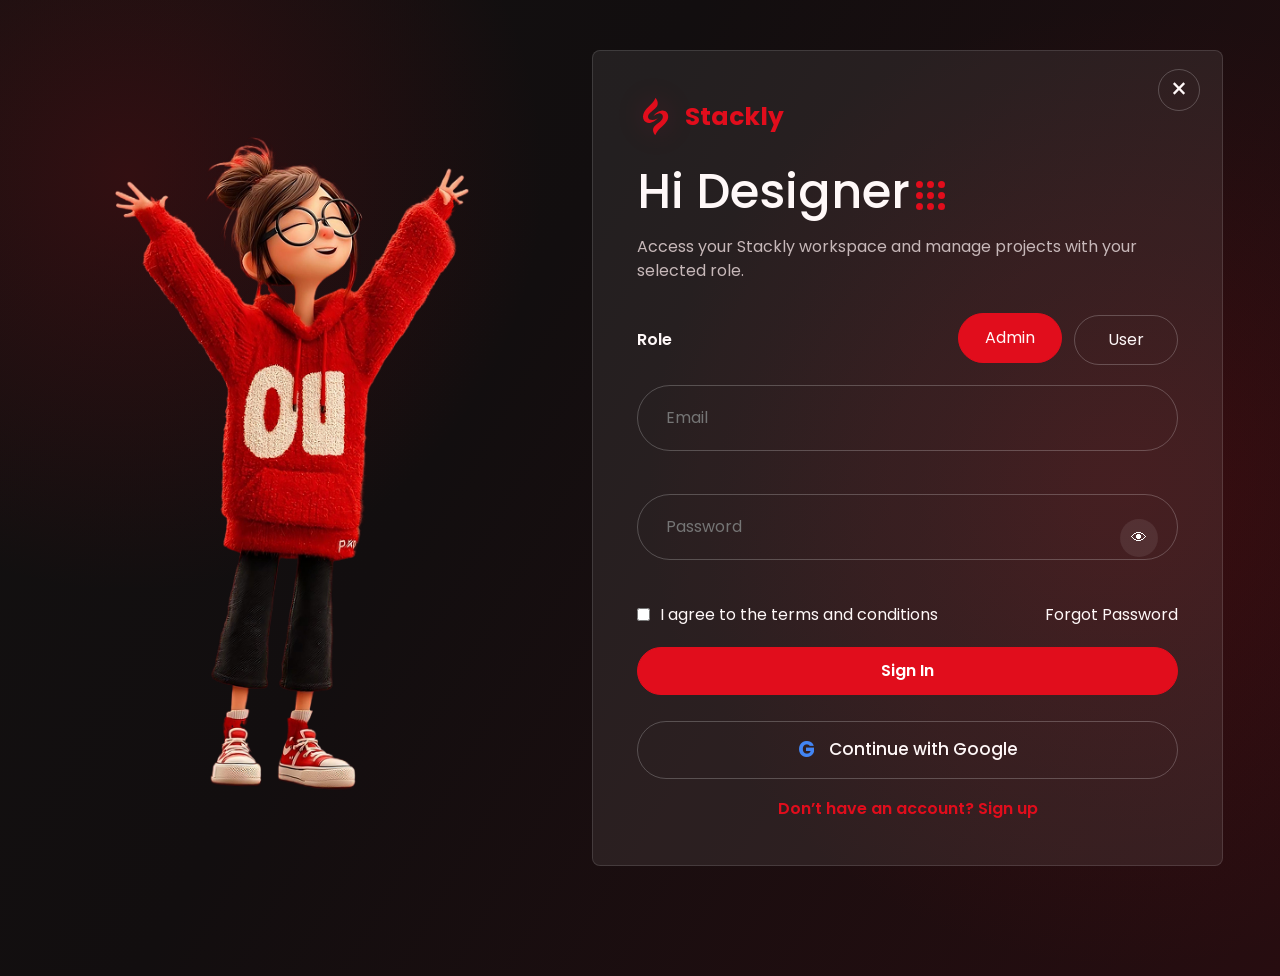
<file: signin.html>
<!doctype html>
<html lang="en">
<head>
  <meta charset="utf-8"><meta name="viewport" content="width=device-width, initial-scale=1">
  <title>Sign In - Stackly</title>
  <link rel="preconnect" href="https://fonts.googleapis.com"><link rel="preconnect" href="https://fonts.gstatic.com" crossorigin>
  <link href="https://fonts.googleapis.com/css2?family=Poppins:wght@400;500;600;700&display=swap" rel="stylesheet">
  <link href="https://cdn.jsdelivr.net/npm/bootstrap@5.3.3/dist/css/bootstrap.min.css" rel="stylesheet"><link href="css/style.css" rel="stylesheet">
</head>
<body><div class="site-shell auth-page auth-clean">
  <main class="container-xl auth-layout"><img class="auth-character" src="assets/character-auth.png" alt=""><section class="auth-card">
    <a class="auth-close" href="index.html" aria-label="Close">×</a>
    <a class="brand auth-logo" href="index.html" aria-label="Stackly home"><img class="brand-logo" src="assets/stackly-logo.svg" alt="">Stackly</a>
    <h1 data-dots>Hi Designer</h1>
    <p>Access your Stackly workspace and manage projects with your selected role.</p>
    <form class="auth-form" novalidate>
      <div class="role-select"><span>Role</span><div><button type="button" class="role-btn active">Admin</button><button type="button" class="role-btn">User</button></div></div>
      <div class="field-wrap"><input type="email" name="email" placeholder="Email" autocapitalize="none" spellcheck="false" required><small class="field-error"></small></div>
      <div class="field-wrap"><input type="password" name="password" placeholder="Password" required><small class="field-error"></small></div>
      <div class="auth-row"><label class="terms-inline"><input type="checkbox" required> <span>I agree to the terms and conditions</span></label><a href="404.html">Forgot Password</a></div>
      <button class="pill-btn" type="submit">Sign In</button>
      <a class="google-btn" href="404.html"><b>G</b> Continue with Google</a>
    </form>
    <div class="auth-switch">Don’t have an account? <a href="signup.html">Sign up</a></div>
  </section></main>
</div><script src="js/main.js"></script>
<script>
(function(){
  function cleanEmail(value){ return String(value || '').trim().toLowerCase().replace(/\s+/g, ''); }
  function makeName(email){
    const prefix = cleanEmail(email).split('@')[0] || 'user';
    return prefix.replace(/[._-]+/g, ' ').split(' ').filter(Boolean)
      .map(function(part){ return part.charAt(0).toUpperCase() + part.slice(1); }).join(' ') || 'User';
  }
  function cleanRole(value){ return String(value || 'user').toLowerCase().includes('admin') ? 'admin' : 'user'; }
  document.querySelectorAll('input[type="email"]').forEach(function(input){
    input.setAttribute('autocapitalize','none');
    input.setAttribute('spellcheck','false');
    input.addEventListener('input', function(){ input.value = cleanEmail(input.value); });
  });
  document.querySelectorAll('input[type="password"]').forEach(function(input){
    if(input.parentElement && input.parentElement.querySelector('.password-toggle-btn')) return;
    input.parentElement && input.parentElement.classList.add('password-field-wrap');
    const btn = document.createElement('button');
    btn.type = 'button';
    btn.className = 'password-toggle-btn';
    btn.textContent = '👁';
    btn.setAttribute('aria-label','Show password');
    btn.addEventListener('click', function(){
      const show = input.type === 'password';
      input.type = show ? 'text' : 'password';
      btn.textContent = show ? '🙈' : '👁';
      btn.setAttribute('aria-label', show ? 'Hide password' : 'Show password');
    });
    input.insertAdjacentElement('afterend', btn);
  });
  window.addEventListener('submit', function(event){
    const form = event.target;
    if(!(form instanceof HTMLFormElement) || !form.closest('.auth-page')) return;
    event.preventDefault();
    event.stopPropagation();
    event.stopImmediatePropagation();
    const emailInput = form.querySelector('input[type="email"]');
    const passInput = form.querySelector('input[type="password"], input[type="text"][name*="password" i]');
    const terms = form.querySelector('.terms-inline input[type="checkbox"]');

    function setFieldError(input, message){
      const wrap = input && input.closest('.field-wrap');
      const error = wrap && wrap.querySelector('.field-error');
      if(wrap) wrap.classList.toggle('invalid', Boolean(message));
      if(error) error.textContent = message || '';
    }
    function clearErrors(){
      form.querySelectorAll('.field-wrap').forEach(function(wrap){
        wrap.classList.remove('invalid');
        const error = wrap.querySelector('.field-error');
        if(error) error.textContent = '';
      });
      const oldTermsError = form.querySelector('.terms-error');
      if(oldTermsError) oldTermsError.remove();
    }
    function setTermsError(message){
      const row = terms && terms.closest('.auth-row');
      if(row && !form.querySelector('.terms-error')){
        row.insertAdjacentHTML('afterend', '<small class="terms-error"></small>');
      }
      const error = form.querySelector('.terms-error');
      if(error) error.textContent = message || '';
    }

    clearErrors();
    const email = cleanEmail(emailInput && emailInput.value);
    if(emailInput) emailInput.value = email;
    if(!email){ setFieldError(emailInput, 'Email is required.'); emailInput && emailInput.focus(); return; }
    if(!/^[^\s@]+@[^\s@]+\.[^\s@]+$/.test(email)){ setFieldError(emailInput, 'Please enter a correct email address.'); emailInput && emailInput.focus(); return; }
    if(passInput && !passInput.value.trim()){ setFieldError(passInput, 'Password is required.'); passInput.focus(); return; }
    if(terms && !terms.checked){ setTermsError('Please agree to the terms and conditions.'); terms.focus(); return; }
    const activeRole = form.querySelector('.role-btn.active');
    const role = cleanRole(activeRole ? activeRole.textContent : 'user');
    const profile = { email: email, name: makeName(email), role: role, label: role === 'admin' ? 'Login Admin' : 'Login User', loggedInAt: Date.now() };
    localStorage.setItem('stacklyCurrentUser', JSON.stringify(profile));
    localStorage.setItem('stacklyAuthUser', JSON.stringify(profile));
    localStorage.setItem('stacklyLoginEmail', profile.email);
    localStorage.setItem('stacklyLoginRole', profile.role);
    localStorage.setItem('stacklyLoginName', profile.name);
    sessionStorage.setItem('stacklyLoginEmail', profile.email);
    sessionStorage.setItem('stacklyLoginRole', profile.role);
    sessionStorage.setItem('stacklyLoginName', profile.name);
    const target = role === 'admin' ? 'admin-dashboard.html' : 'user-dashboard.html';
    const q = new URLSearchParams({ email: profile.email, role: profile.role, t: String(Date.now()) }).toString();
    location.href = target + '?' + q;
  }, true);
})();
</script>
</body></html>
</file>
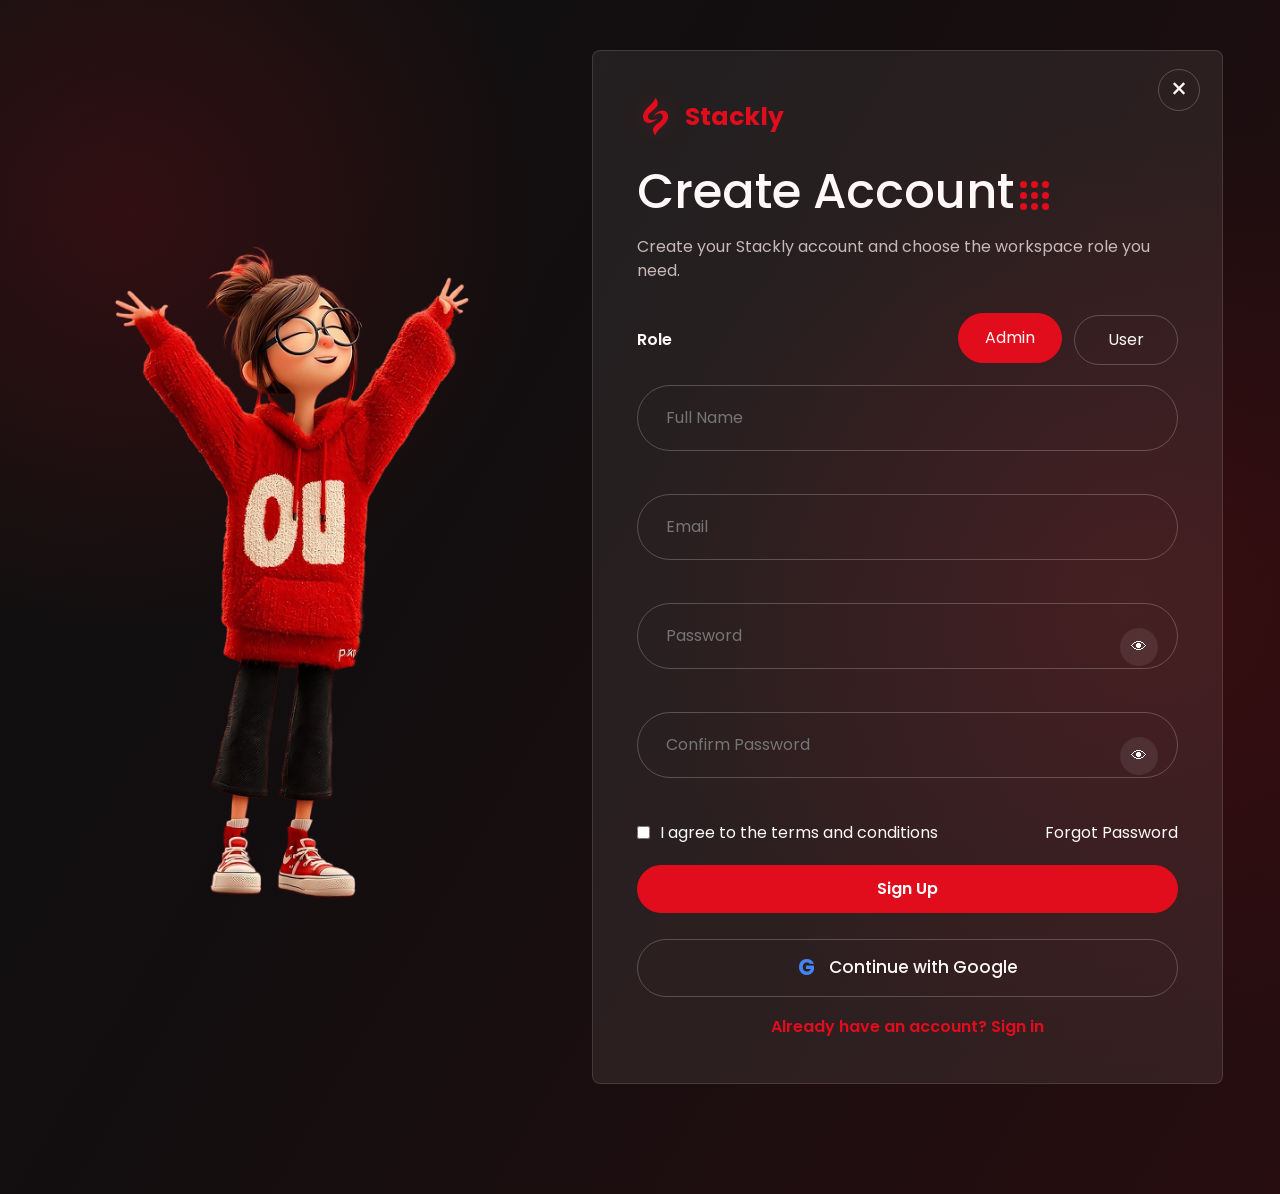
<file: signup.html>
<!doctype html>
<html lang="en">
<head>
  <meta charset="utf-8"><meta name="viewport" content="width=device-width, initial-scale=1">
  <title>Sign Up - Stackly</title>
  <link rel="preconnect" href="https://fonts.googleapis.com"><link rel="preconnect" href="https://fonts.gstatic.com" crossorigin>
  <link href="https://fonts.googleapis.com/css2?family=Poppins:wght@400;500;600;700&display=swap" rel="stylesheet">
  <link href="https://cdn.jsdelivr.net/npm/bootstrap@5.3.3/dist/css/bootstrap.min.css" rel="stylesheet"><link href="css/style.css" rel="stylesheet">
</head>
<body><div class="site-shell auth-page auth-clean">
  <main class="container-xl auth-layout"><img class="auth-character" src="assets/character-auth.png" alt=""><section class="auth-card">
    <a class="auth-close" href="index.html" aria-label="Close">×</a>
    <a class="brand auth-logo" href="index.html" aria-label="Stackly home"><img class="brand-logo" src="assets/stackly-logo.svg" alt="">Stackly</a>
    <h1 data-dots>Create Account</h1>
    <p>Create your Stackly account and choose the workspace role you need.</p>
    <form class="auth-form" novalidate>
      <div class="role-select"><span>Role</span><div><button type="button" class="role-btn active">Admin</button><button type="button" class="role-btn">User</button></div></div>
      <div class="field-wrap"><input type="text" name="name" placeholder="Full Name" required><small class="field-error"></small></div>
      <div class="field-wrap"><input type="email" name="email" placeholder="Email" autocapitalize="none" spellcheck="false" required><small class="field-error"></small></div>
      <div class="field-wrap"><input type="password" name="password" placeholder="Password" required><small class="field-error"></small></div>
      <div class="field-wrap"><input type="password" name="confirmPassword" placeholder="Confirm Password" required><small class="field-error"></small></div>
      <div class="auth-row"><label class="terms-inline"><input type="checkbox" required> <span>I agree to the terms and conditions</span></label><a href="404.html">Forgot Password</a></div>
      <button class="pill-btn" type="submit">Sign Up</button>
      <a class="google-btn" href="404.html"><b>G</b> Continue with Google</a>
    </form>
    <div class="auth-switch">Already have an account? <a href="signin.html">Sign in</a></div>
  </section></main>
</div><script src="js/main.js"></script>
<script>
(function(){
  function cleanEmail(value){ return String(value || '').trim().toLowerCase().replace(/\s+/g, ''); }
  function makeName(email){
    const prefix = cleanEmail(email).split('@')[0] || 'user';
    return prefix.replace(/[._-]+/g, ' ').split(' ').filter(Boolean)
      .map(function(part){ return part.charAt(0).toUpperCase() + part.slice(1); }).join(' ') || 'User';
  }
  function cleanRole(value){ return String(value || 'user').toLowerCase().includes('admin') ? 'admin' : 'user'; }
  document.querySelectorAll('input[type="email"]').forEach(function(input){
    input.setAttribute('autocapitalize','none');
    input.setAttribute('spellcheck','false');
    input.addEventListener('input', function(){ input.value = cleanEmail(input.value); });
  });
  document.querySelectorAll('input[type="password"]').forEach(function(input){
    if(input.parentElement && input.parentElement.querySelector('.password-toggle-btn')) return;
    input.parentElement && input.parentElement.classList.add('password-field-wrap');
    const btn = document.createElement('button');
    btn.type = 'button';
    btn.className = 'password-toggle-btn';
    btn.textContent = '👁';
    btn.setAttribute('aria-label','Show password');
    btn.addEventListener('click', function(){
      const show = input.type === 'password';
      input.type = show ? 'text' : 'password';
      btn.textContent = show ? '🙈' : '👁';
      btn.setAttribute('aria-label', show ? 'Hide password' : 'Show password');
    });
    input.insertAdjacentElement('afterend', btn);
  });
  window.addEventListener('submit', function(event){
    const form = event.target;
    if(!(form instanceof HTMLFormElement) || !form.closest('.auth-page')) return;
    event.preventDefault();
    event.stopPropagation();
    event.stopImmediatePropagation();
    const emailInput = form.querySelector('input[type="email"]');
    const passInput = form.querySelector('input[type="password"], input[type="text"][name*="password" i]');
    const terms = form.querySelector('.terms-inline input[type="checkbox"]');
    const email = cleanEmail(emailInput && emailInput.value);
    if(emailInput) emailInput.value = email;
    if(!/^[^\s@]+@[^\s@]+\.[^\s@]+$/.test(email)){ alert('Please enter a correct email address.'); emailInput && emailInput.focus(); return; }
    if(passInput && !passInput.value.trim()){ alert('Password is required.'); passInput.focus(); return; }
    if(terms && !terms.checked){ alert('Please agree to the terms and conditions.'); terms.focus(); return; }
    const activeRole = form.querySelector('.role-btn.active');
    const role = cleanRole(activeRole ? activeRole.textContent : 'user');
    const profile = { email: email, name: makeName(email), role: role, label: role === 'admin' ? 'Login Admin' : 'Login User', loggedInAt: Date.now() };
    localStorage.setItem('stacklyCurrentUser', JSON.stringify(profile));
    localStorage.setItem('stacklyAuthUser', JSON.stringify(profile));
    localStorage.setItem('stacklyLoginEmail', profile.email);
    localStorage.setItem('stacklyLoginRole', profile.role);
    localStorage.setItem('stacklyLoginName', profile.name);
    sessionStorage.setItem('stacklyLoginEmail', profile.email);
    sessionStorage.setItem('stacklyLoginRole', profile.role);
    sessionStorage.setItem('stacklyLoginName', profile.name);
    if (typeof showToast === 'function') { showToast('✓ Account created successfully!'); }
    setTimeout(function(){ location.href = 'index.html'; }, 2000);
  }, true);
})();
</script>
</body></html>
</file>
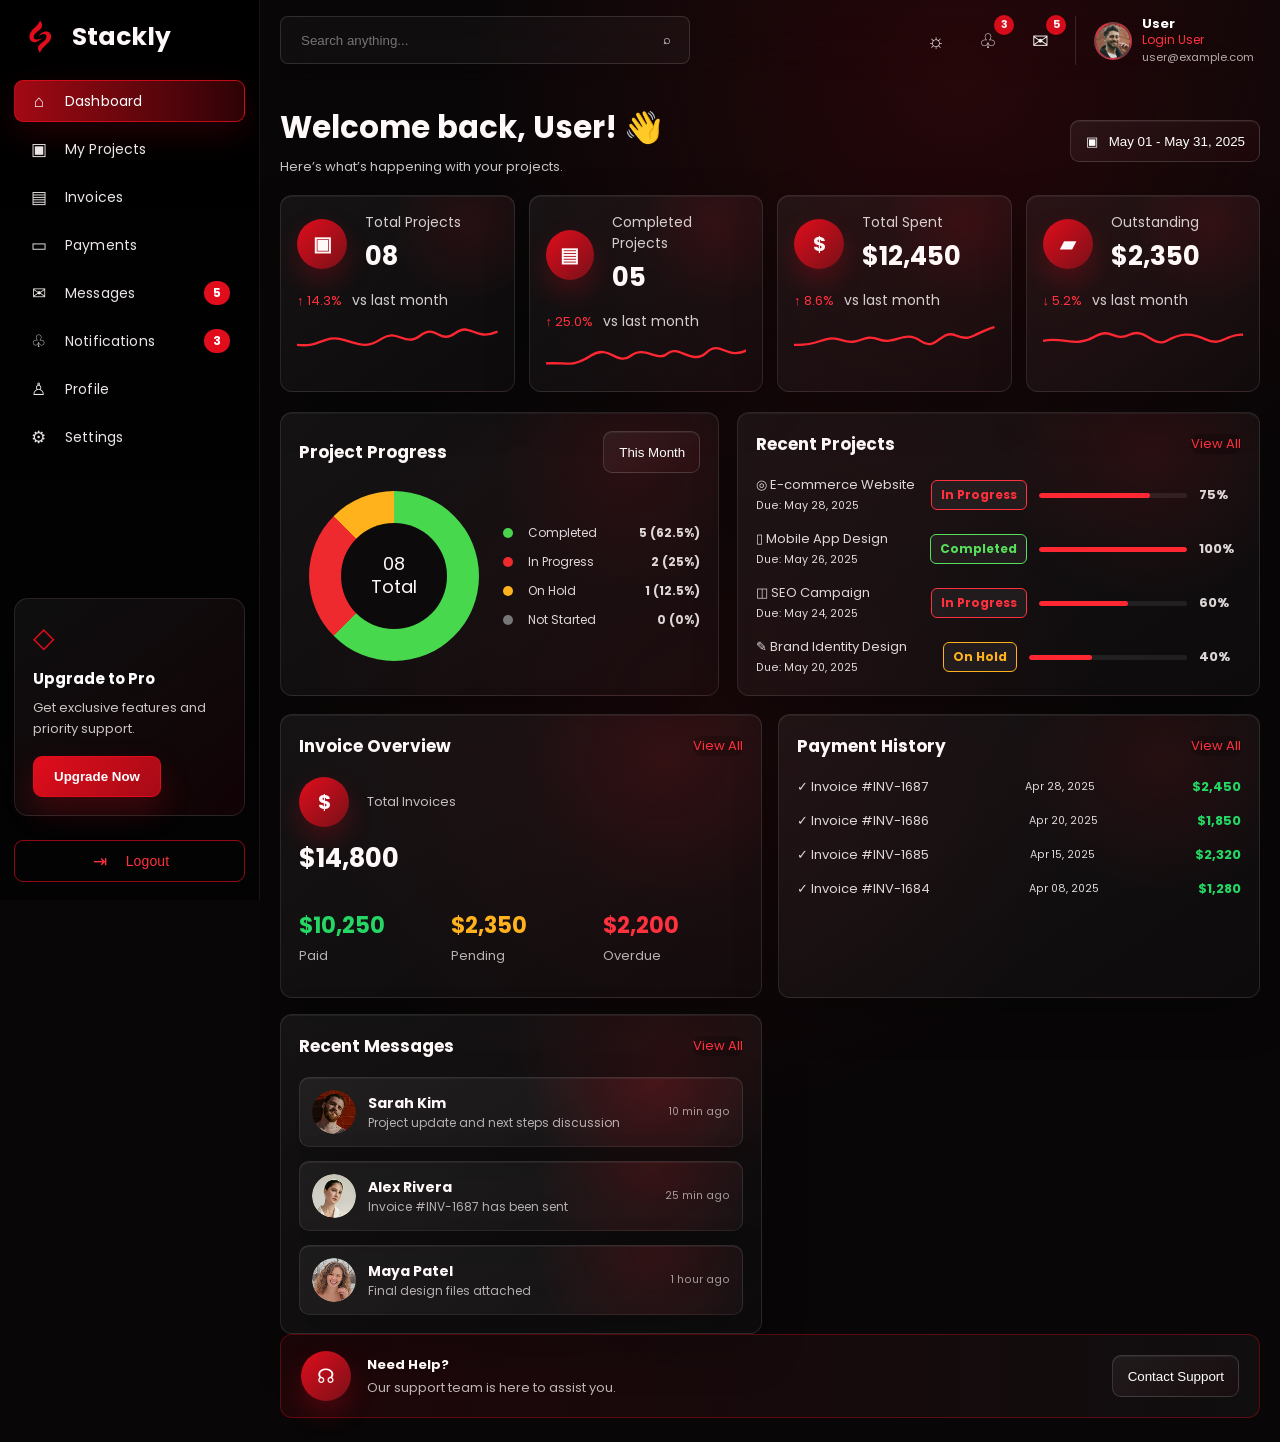
<file: user-dashboard.html>
<!doctype html>
<html lang="en">
<head>
  <meta charset="utf-8"><meta name="viewport" content="width=device-width, initial-scale=1">
  <title>User Dashboard - Stackly</title>
  <link rel="preconnect" href="https://fonts.googleapis.com"><link rel="preconnect" href="https://fonts.gstatic.com" crossorigin>
  <link href="https://fonts.googleapis.com/css2?family=Poppins:wght@400;500;600;700&display=swap" rel="stylesheet">
  <link href="css/style.css" rel="stylesheet">
</head>
<body class="admin-dashboard-body user-dashboard-body">
  <div class="admin-app admin-v2 user-app">
    <aside class="admin-sidebar">
      <a class="admin-logo" href="index.html"><img src="assets/stackly-logo.svg" alt="">Stackly</a>
      <nav class="admin-nav user-nav" aria-label="User navigation">
        <a class="active" href="#dashboard" data-user-tab="dashboard"><span class="admin-icon">⌂</span>Dashboard</a>
        <a href="#projects" data-user-tab="projects"><span class="admin-icon">▣</span>My Projects</a>
        <a href="#invoices" data-user-tab="invoices"><span class="admin-icon">▤</span>Invoices</a>
        <a href="#payments" data-user-tab="payments"><span class="admin-icon">▭</span>Payments</a>
        <a href="#messages" data-user-tab="messages"><span class="admin-icon">✉</span>Messages <span class="admin-badge">5</span></a>
        <a href="#notifications" data-user-tab="notifications"><span class="admin-icon">♧</span>Notifications <span class="admin-badge">3</span></a>
        <a href="#profile" data-user-tab="profile"><span class="admin-icon">♙</span>Profile</a>
        <a href="#settings" data-user-tab="settings"><span class="admin-icon">⚙</span>Settings</a>
      </nav>
      <div class="upgrade-card">
        <div class="upgrade-icon">◇</div>
        <h3>Upgrade to Pro</h3>
        <p>Get exclusive features and priority support.</p>
        <button>Upgrade Now</button>
      </div>
      <div class="admin-sidebar-bottom">
        <button class="admin-logout" data-user-tab="logout"><span class="admin-icon">⇥</span> Logout</button>
      </div>
    </aside>

    <main class="admin-main">
      <div class="dashboard-mobile-head" aria-label="Mobile dashboard header">
        <a class="dashboard-mobile-brand" href="index.html"><img src="assets/stackly-logo.svg" alt=""> <span>Stackly</span></a>
      </div>

      <div class="admin-topbar">
        <label class="admin-search"><input placeholder="Search anything..."><span>⌕</span></label>
        <div class="admin-top-actions">
          <span class="admin-action-icon">☼</span>
          <span class="admin-action-icon">♧<b class="admin-dot">3</b></span>
          <span class="admin-action-icon">✉<b class="admin-dot">5</b></span>
          <div class="admin-profile">
            <img class="admin-avatar" src="assets/team-david.png" alt="">
            <div><strong>User</strong><span>Login User</span><small>user@example.com</small></div>
            
          </div>
        </div>
      </div>

      <section class="admin-page active" id="dashboard">
        <div class="admin-title-row">
          <div><h1>Welcome back, User! 👋</h1><p>Here’s what’s happening with your projects.</p></div>
          <button class="admin-select">▣ &nbsp; May 01 - May 31, 2025</button>
        </div>
        <div class="admin-kpis">
          <article class="admin-kpi"><div class="admin-kpi-top"><b class="admin-kpi-icon">▣</b><div><span>Total Projects</span><strong>08</strong></div></div><p class="admin-trend">↑ 14.3% <span>vs last month</span></p><div class="sparkline"><svg viewBox="0 0 260 35"><path d="M0 25 C30 29 35 12 58 18 S89 31 110 17 139 29 160 13 184 25 205 10 230 21 260 8" fill="none" stroke="#ff2732" stroke-width="3"/></svg></div></article>
          <article class="admin-kpi"><div class="admin-kpi-top"><b class="admin-kpi-icon">▤</b><div><span>Completed Projects</span><strong>05</strong></div></div><p class="admin-trend">↑ 25.0% <span>vs last month</span></p><div class="sparkline"><svg viewBox="0 0 260 35"><path d="M0 22 C25 20 34 28 58 12 S92 26 110 12 145 21 158 9 190 25 208 8 235 18 260 5" fill="none" stroke="#ff2732" stroke-width="3"/></svg></div></article>
          <article class="admin-kpi"><div class="admin-kpi-top"><b class="admin-kpi-icon">$</b><div><span>Total Spent</span><strong>$12,450</strong></div></div><p class="admin-trend">↑ 8.6% <span>vs last month</span></p><div class="sparkline"><svg viewBox="0 0 260 35"><path d="M0 25 C35 27 38 11 62 19 S88 10 110 18 143 5 164 20 190 4 210 13 236 8 260 2" fill="none" stroke="#ff2732" stroke-width="3"/></svg></div></article>
          <article class="admin-kpi"><div class="admin-kpi-top"><b class="admin-kpi-icon">▰</b><div><span>Outstanding</span><strong>$2,350</strong></div></div><p class="admin-trend">↓ 5.2% <span>vs last month</span></p><div class="sparkline"><svg viewBox="0 0 260 35"><path d="M0 20 C26 14 42 29 66 15 S91 22 112 12 143 29 160 20 190 8 211 18 238 10 260 12" fill="none" stroke="#ff2732" stroke-width="3"/></svg></div></article>
        </div>

        <div class="user-dashboard-grid">
          <section class="admin-panel">
            <div class="admin-panel-head"><h3>Project Progress</h3><button class="admin-select">This Month</button></div>
            <div class="donut-wrap user-donut"><div class="donut user-progress"></div><div class="status-list"><div><span><i class="legend-dot green"></i>Completed</span><b>5 (62.5%)</b></div><div><span><i class="legend-dot red"></i>In Progress</span><b>2 (25%)</b></div><div><span><i class="legend-dot yellow"></i>On Hold</span><b>1 (12.5%)</b></div><div><span><i class="legend-dot gray"></i>Not Started</span><b>0 (0%)</b></div></div></div>
          </section>
          <section class="admin-panel">
            <div class="admin-panel-head"><h3>Recent Projects</h3><a class="admin-view" href="#projects" data-user-tab="projects">View All</a></div>
            <div class="list-table project-progress-list">
              <div><span>◎ E-commerce Website<br><small>Due: May 28, 2025</small></span><b class="tag redtag">In Progress</b><i><em style="width:75%"></em></i><strong>75%</strong></div>
              <div><span>▯ Mobile App Design<br><small>Due: May 26, 2025</small></span><b class="tag greentag">Completed</b><i><em style="width:100%"></em></i><strong>100%</strong></div>
              <div><span>◫ SEO Campaign<br><small>Due: May 24, 2025</small></span><b class="tag redtag">In Progress</b><i><em style="width:60%"></em></i><strong>60%</strong></div>
              <div><span>✎ Brand Identity Design<br><small>Due: May 20, 2025</small></span><b class="tag yellowtag">On Hold</b><i><em style="width:40%"></em></i><strong>40%</strong></div>
            </div>
          </section>
        </div>

        <div class="admin-bottom-grid user-bottom-grid">
          <section class="admin-panel"><div class="admin-panel-head"><h3>Invoice Overview</h3><a class="admin-view" data-user-tab="invoices" href="#invoices">View All</a></div><div class="invoice-summary"><b class="admin-kpi-icon">$</b><span>Total Invoices</span><strong>$14,800</strong></div><div class="invoice-split"><p><b class="success">$10,250</b><span>Paid</span></p><p><b class="warning">$2,350</b><span>Pending</span></p><p><b class="danger">$2,200</b><span>Overdue</span></p></div></section>
          <section class="admin-panel"><div class="admin-panel-head"><h3>Payment History</h3><a class="admin-view" data-user-tab="payments" href="#payments">View All</a></div><div class="list-table"><div><span>✓ Invoice #INV-1687</span><small>Apr 28, 2025</small><b class="success">$2,450</b></div><div><span>✓ Invoice #INV-1686</span><small>Apr 20, 2025</small><b class="success">$1,850</b></div><div><span>✓ Invoice #INV-1685</span><small>Apr 15, 2025</small><b class="success">$2,320</b></div><div><span>✓ Invoice #INV-1684</span><small>Apr 08, 2025</small><b class="success">$1,280</b></div></div></section>
          <section class="admin-panel"><div class="admin-panel-head"><h3>Recent Messages</h3><a class="admin-view" data-user-tab="messages" href="#messages">View All</a></div><div class="admin-message-list compact"><article><img src="assets/team-sarah.png"><div><h3>Sarah Kim</h3><p>Project update and next steps discussion</p></div><small>10 min ago</small></article><article><img src="assets/team-alex.png"><div><h3>Alex Rivera</h3><p>Invoice #INV-1687 has been sent</p></div><small>25 min ago</small></article><article><img src="assets/team-maya.png"><div><h3>Maya Patel</h3><p>Final design files attached</p></div><small>1 hour ago</small></article></div></section>
        </div>
        <div class="help-strip"><span class="admin-kpi-icon">☊</span><div><b>Need Help?</b><p>Our support team is here to assist you.</p></div><button class="admin-select">Contact Support</button></div>
      </section>

      <section class="admin-page" id="projects">
        <div class="admin-title-row"><div><h1>My Projects</h1><p>Manage and track all your projects.</p></div><button class="primary-dash-btn">+ New Project</button></div>
        <div class="dash-filters"><button class="active">All Projects (8)</button><button>In Progress (2)</button><button>Completed (5)</button><button>On Hold (1)</button><button>Cancelled (0)</button></div>
        <div class="admin-data-grid full-grid"><section class="admin-panel big-table"><input class="dash-input" placeholder="⌕ Search projects..."><table><thead><tr><th>Project Name</th><th>Category</th><th>Status</th><th>Due Date</th><th>Progress</th><th>Budget</th><th>Actions</th></tr></thead><tbody>
          <tr data-user-tab="project-detail"><td>E-commerce Website</td><td>Web Development</td><td><span class="tag redtag">In Progress</span></td><td>May 28, 2025</td><td><span class="mini-line"><i style="width:75%"></i></span>75%</td><td>$4,250</td><td>•••</td></tr>
          <tr><td>Mobile App Design</td><td>UI/UX Design</td><td><span class="tag greentag">Completed</span></td><td>May 26, 2025</td><td><span class="mini-line"><i style="width:100%"></i></span>100%</td><td>$3,500</td><td>•••</td></tr>
          <tr><td>SEO Campaign</td><td>Digital Marketing</td><td><span class="tag redtag">In Progress</span></td><td>May 24, 2025</td><td><span class="mini-line"><i style="width:60%"></i></span>60%</td><td>$2,150</td><td>•••</td></tr>
          <tr><td>Brand Identity Design</td><td>Branding</td><td><span class="tag yellowtag">On Hold</span></td><td>May 20, 2025</td><td><span class="mini-line"><i style="width:40%"></i></span>40%</td><td>$1,800</td><td>•••</td></tr>
          <tr><td>Landing Page Redesign</td><td>Web Development</td><td><span class="tag greentag">Completed</span></td><td>May 18, 2025</td><td><span class="mini-line"><i style="width:100%"></i></span>100%</td><td>$1,250</td><td>•••</td></tr>
          <tr><td>Social Media Marketing</td><td>Digital Marketing</td><td><span class="tag greentag">Completed</span></td><td>May 15, 2025</td><td><span class="mini-line"><i style="width:100%"></i></span>100%</td><td>$1,500</td><td>•••</td></tr>
        </tbody></table></section></div>
      </section>

      <section class="admin-page" id="invoices">
        <div class="admin-title-row"><div><h1>Invoices</h1><p>View and manage your invoices.</p></div></div>
        <div class="admin-kpis compact-kpis"><article class="admin-kpi"><span>Total Invoices</span><strong>14</strong><p class="admin-trend">↑ 8.1%</p></article><article class="admin-kpi"><span>Paid Invoices</span><strong>10</strong><p class="admin-trend success">↑ 18.2%</p></article><article class="admin-kpi"><span>Pending Invoices</span><strong>3</strong><p class="admin-trend">↓ 5.1%</p></article><article class="admin-kpi"><span>Overdue Invoices</span><strong>1</strong><p class="admin-trend">↓ 2.2%</p></article></div>
        <section class="admin-panel big-table"><input class="dash-input" placeholder="⌕ Search invoices..."><table><thead><tr><th>Invoice ID</th><th>Project</th><th>Date</th><th>Amount</th><th>Status</th><th>Due Date</th><th>Actions</th></tr></thead><tbody><tr data-user-tab="invoice-detail"><td>INV-1687</td><td>E-commerce Website</td><td>Apr 28, 2025</td><td>$2,450</td><td><span class="tag greentag">Paid</span></td><td>Apr 30, 2025</td><td>⇩</td></tr><tr><td>INV-1686</td><td>Mobile App Design</td><td>Apr 20, 2025</td><td>$1,850</td><td><span class="tag greentag">Paid</span></td><td>Apr 20, 2025</td><td>⇩</td></tr><tr><td>INV-1685</td><td>SEO Campaign</td><td>Apr 15, 2025</td><td>$2,320</td><td><span class="tag greentag">Paid</span></td><td>Apr 15, 2025</td><td>⇩</td></tr><tr><td>INV-1684</td><td>Brand Identity Design</td><td>Apr 08, 2025</td><td>$1,280</td><td><span class="tag yellowtag">Pending</span></td><td>Apr 10, 2025</td><td>⇩</td></tr><tr><td>INV-1683</td><td>Landing Page Design</td><td>Apr 01, 2025</td><td>$1,450</td><td><span class="tag redtag">Overdue</span></td><td>Apr 11, 2025</td><td>⇩</td></tr></tbody></table></section>
      </section>

      <section class="admin-page" id="payments">
        <div class="admin-title-row"><div><h1>Payments</h1><p>Track all payments and transactions.</p></div></div>
        <div class="admin-kpis compact-kpis"><article class="admin-kpi"><span>Total Payments</span><strong>$14,800</strong><p class="admin-trend">↑ 14.3%</p></article><article class="admin-kpi"><span>Successful</span><strong>$10,250</strong><p class="admin-trend success">↑ 20.6%</p></article><article class="admin-kpi"><span>Pending</span><strong>$2,350</strong><p class="admin-trend">↓ 3.2%</p></article><article class="admin-kpi"><span>Failed</span><strong>$2,200</strong><p class="admin-trend">↓ 8.6%</p></article></div>
        <section class="admin-panel big-table"><input class="dash-input" placeholder="⌕ Search payments..."><table><thead><tr><th>Payment ID</th><th>Invoice ID</th><th>Method</th><th>Date</th><th>Amount</th><th>Status</th></tr></thead><tbody><tr data-user-tab="payment-detail"><td>PAY-2587</td><td>INV-1687</td><td>Credit Card</td><td>Apr 28, 2025</td><td>$2,450</td><td><span class="tag greentag">Successful</span></td></tr><tr><td>PAY-2586</td><td>INV-1686</td><td>PayPal</td><td>Apr 20, 2025</td><td>$1,850</td><td><span class="tag greentag">Successful</span></td></tr><tr><td>PAY-2585</td><td>INV-1685</td><td>Bank Transfer</td><td>Apr 15, 2025</td><td>$2,320</td><td><span class="tag greentag">Successful</span></td></tr><tr><td>PAY-2584</td><td>INV-1684</td><td>Credit Card</td><td>Apr 08, 2025</td><td>$1,280</td><td><span class="tag yellowtag">Pending</span></td></tr></tbody></table></section>
      </section>

      <section class="admin-page" id="messages">
        <div class="admin-title-row"><div><h1>Messages</h1><p>Communicate with your team and support.</p></div></div>
        <div class="messages-layout"><section class="admin-panel admin-message-list"><article class="active"><img src="assets/team-sarah.png"><div><h3>Sarah Kim</h3><p>Project update and next steps</p></div><small>10:36 AM</small></article><article><img src="assets/team-alex.png"><div><h3>Alex Rivera</h3><p>Invoice #INV-1687 has been sent</p></div><small>09:15 AM</small></article><article><img src="assets/team-maya.png"><div><h3>Maya Patel</h3><p>Final design files attached</p></div><small>Yesterday</small></article><a class="admin-view">View All Messages</a></section><section class="admin-panel chat-panel"><div class="chat-head"><img src="assets/team-sarah.png"><div><b>Sarah Kim</b><span>Online</span></div><i>☎ ◫ ⋮</i></div><div class="chat-body"><p class="bubble left">Hi David, I wanted to check on the progress of the e-commerce website.</p><p class="bubble right">Hi Sarah! Yes, we are on track. The development is 75% complete.</p><p class="bubble left">Great! When can I expect the next update?</p><p class="bubble right">You'll get the full demo by this Friday.</p></div><label class="chat-input"><input placeholder="Type your message..."><button>➤</button></label></section></div>
      </section>

      <section class="admin-page" id="notifications">
        <div class="admin-title-row"><div><h1>Notifications</h1><p>Stay updated with your latest activity.</p></div><a class="admin-view">Mark all as read</a></div>
        <section class="admin-panel notification-list"><article><span class="circle-icon">▣</span><div><h3>Project Update</h3><p>E-commerce Website progress updated to 75%</p></div><small>10 min ago</small></article><article><span class="circle-icon yellow">▤</span><div><h3>Payment Received</h3><p>Payment of $3,450 for invoice #INV-1687 received</p></div><small>25 min ago</small></article><article><span class="circle-icon">✉</span><div><h3>New Message</h3><p>You have a new message from Sarah Kim</p></div><small>1 hour ago</small></article><article><span class="circle-icon">✓</span><div><h3>Invoice Sent</h3><p>Invoice #INV-1686 has been sent successfully</p></div><small>2 hours ago</small></article><article><span class="circle-icon">↗</span><div><h3>Project Completed</h3><p>Mobile App Design project has been completed</p></div><small>1 day ago</small></article></section>
      </section>

      <section class="admin-page" id="profile">
        <div class="admin-title-row"><div><h1>Profile</h1><p>Manage your personal information.</p></div></div>
        <div class="profile-layout"><section class="admin-panel profile-card"><img src="assets/team-david.png"><h3>Guest</h3><p>Login User</p><small>Member since Jan 15, 2025</small><button class="admin-select">Edit Profile</button></section><section class="admin-panel profile-form"><label>Full Name<input value="Guest"></label><label>Email Address<input value="user@example.com"></label><label>Phone Number<input value="+1 (555) 123-4567"></label><label>Location<input value="New York, USA"></label><label>Bio<textarea>Passionate about creating digital experiences.</textarea></label><button class="primary-dash-btn">Save Changes</button></section></div>
      </section>

      <section class="admin-page" id="settings">
        <div class="admin-title-row"><div><h1>Settings</h1><p>Manage your account and preferences.</p></div></div>
        <div class="settings-layout"><aside class="settings-tabs"><button class="active">General</button><button>Security</button><button>Notifications</button><button>Billing</button><button>Connected Accounts</button></aside><section class="admin-panel settings-form"><h3>General Settings</h3><div class="settings-grid"><label>Language<select><option>English</option></select></label><label>Timezone<select><option>(GMT-05:00) New York</option></select></label><label>Date Format<select><option>MM/DD/YYYY</option></select></label><label>Currency<select><option>USD - US Dollar</option></select></label></div><p>Theme</p><div class="theme-toggle"><button>Light</button><button class="active">Dark</button><button>System</button></div><button class="primary-dash-btn">Save Changes</button></section></div>
      </section>

      <section class="admin-page" id="project-detail">
        <div class="admin-title-row"><div><a class="admin-view" data-user-tab="projects" href="#projects">‹ Back to Projects</a><h1>E-commerce Website</h1></div><span class="tag redtag">In Progress</span></div>
        <section class="admin-panel"><div class="detail-tabs"><button class="active">Overview</button><button>Tasks</button><button>Files</button><button>Team</button><button>Invoices</button><button>Activity</button></div><div class="project-detail-grid"><div><h3>Project Description</h3><p>Building a modern and responsive e-commerce website with advanced features and seamless user experience.</p><div class="detail-list"><p><b>Category</b><span>Web Development</span></p><p><b>Start Date</b><span>Apr 01, 2025</span></p><p><b>Due Date</b><span>May 28, 2025</span></p><p><b>Budget</b><span>$4,250</span></p><p><b>Progress</b><span class="mini-line"><i style="width:75%"></i></span></p></div></div><aside class="admin-panel"><h3>Team Members</h3><article class="mini-member"><img src="assets/team-david.png"><span>User<br><small>Project Manager</small></span></article><article class="mini-member"><img src="assets/team-sarah.png"><span>Sarah Kim<br><small>UI/UX Designer</small></span></article><article class="mini-member"><img src="assets/team-alex.png"><span>Alex Rivera<br><small>Developer</small></span></article><h3>Technologies</h3><p><span class="tag">React</span> <span class="tag">Node.js</span> <span class="tag">MongoDB</span> <span class="tag">Tailwind CSS</span></p></aside></div></section>
      </section>

      <section class="admin-page" id="invoice-detail">
        <div class="admin-title-row"><div><a class="admin-view" data-user-tab="invoices" href="#invoices">‹ Back to Invoices</a><h1>Invoice #INV-1687</h1></div><div><button class="admin-select">⇩ Download</button> <button class="admin-select">⌘ Print</button></div></div>
        <section class="admin-panel big-table"><div class="invoice-detail-head"><div><b>Invoice ID</b><h3>INV-1687</h3><span class="tag greentag">Paid</span><p>Project: E-commerce Website<br>Issue Date: Apr 28, 2025<br>Due Date: Apr 29, 2025</p></div><div><p>Subtotal <b>$3,000.00</b></p><p>Tax (15%) <b>$450.00</b></p><p>Total Amount <b>$3,450.00</b></p><p>Amount Paid <b class="success">$3,450.00</b></p></div></div><table><thead><tr><th>Item Description</th><th>Hours</th><th>Rate</th><th>Amount</th></tr></thead><tbody><tr><td>UI/UX Design</td><td>20</td><td>$75.00</td><td>$1,500.00</td></tr><tr><td>Frontend Development</td><td>25</td><td>$75.00</td><td>$1,875.00</td></tr><tr><td>Testing & QA</td><td>6</td><td>$75.00</td><td>$450.00</td></tr></tbody></table></section>
      </section>

      <section class="admin-page" id="payment-detail">
        <div class="admin-title-row"><div><a class="admin-view" data-user-tab="payments" href="#payments">‹ Back to Payments</a><h1>Payment #PAY-2587</h1></div><div><button class="admin-select">⇩ Download</button> <button class="admin-select">⌘ Print</button></div></div>
        <section class="admin-panel payment-detail"><div><p>Payment ID <b>PAY-2587</b> <span class="tag greentag">Successful</span></p><p>Invoice ID <b>INV-1687</b></p><p>Payment Date <b>Apr 29, 2025</b></p><p>Payment Method <b>Credit Card</b></p></div><div><p>Amount Paid <b>$3,450.00</b></p><p>Transaction Fee <b>$0.00</b></p><p>Total Amount <b>$3,450.00</b></p><p>Status <b class="success">Completed</b></p></div><div class="card-visual">•••• •••• •••• 4242 <span>✓</span></div></section>
      </section>

      <section class="admin-page logout-page" id="logout">
        <div class="logout-modal"><span class="logout-symbol">⇥</span><h1>Logout</h1><p>Are you sure you want to logout from your account?</p><div><button class="admin-select" data-user-tab="dashboard">Cancel</button><button class="primary-dash-btn" onclick="location.href='signin.html'">Yes, Logout</button></div></div>
      </section>
    </main>
  </div>
<script>
(function(){
  const tabs = document.querySelectorAll('[data-user-tab]');
  const pages = document.querySelectorAll('.admin-page');
  function show(id){
    pages.forEach(p => p.classList.toggle('active', p.id === id));
    tabs.forEach(t => t.classList.toggle('active', t.dataset.userTab === id));
    window.scrollTo({top:0, behavior:'smooth'});
    if(id !== 'logout') history.replaceState(null,'','#'+id);
  }
  tabs.forEach(t => t.addEventListener('click', function(e){ e.preventDefault(); show(this.dataset.userTab); }));
  document.querySelectorAll('tr[data-user-tab]').forEach(row => row.addEventListener('click', () => show(row.dataset.userTab)));
  const initial = location.hash.replace('#','');
  if(initial && document.getElementById(initial)) show(initial);
})();
</script>

<script>
(function(){
  const app=document.querySelector('.admin-v2');
  if(!app || document.querySelector('.dashboard-mobile-toggle')) return;
  const btn=document.createElement('button');
  btn.className='dashboard-mobile-toggle';
  btn.type='button';
  btn.setAttribute('aria-label','Toggle dashboard menu');
  btn.textContent='☰';
  document.body.appendChild(btn);
  const sync=()=>{ btn.textContent=app.classList.contains('sidebar-open')?'×':'☰'; document.body.style.overflow=app.classList.contains('sidebar-open')?'hidden':''; };
  btn.addEventListener('click',()=>{ app.classList.toggle('sidebar-open'); sync(); });
  app.querySelectorAll('.admin-nav a,.admin-logout').forEach(a=>a.addEventListener('click',()=>{ app.classList.remove('sidebar-open'); sync(); }));
})();
</script>

<script>
(function(){
  function normalizeEmail(value){ return String(value || '').trim().toLowerCase().replace(/\s+/g, ''); }
  function displayNameFromEmail(email){
    const prefix = normalizeEmail(email).split('@')[0] || 'user';
    return prefix.replace(/[._-]+/g, ' ').split(' ').filter(Boolean)
      .map(function(part){ return part.charAt(0).toUpperCase() + part.slice(1); }).join(' ') || 'User';
  }
  function pageRole(){ return document.body.classList.contains('user-dashboard-body') ? 'user' : 'admin'; }
  function roleLabel(role){ return role === 'admin' ? 'Login Admin' : 'Login User'; }
  function readProfile(){
    const params = new URLSearchParams(location.search);
    let stored = {};
    try { stored = JSON.parse(localStorage.getItem('stacklyCurrentUser') || localStorage.getItem('stacklyAuthUser') || '{}') || {}; } catch(e) {}
    const role = pageRole();
    const email = normalizeEmail(params.get('email') || sessionStorage.getItem('stacklyLoginEmail') || localStorage.getItem('stacklyLoginEmail') || stored.email || '');
    return { email: email, name: displayNameFromEmail(email), role: role, label: roleLabel(role) };
  }
  function saveProfile(profile){
    if(!profile.email) return;
    localStorage.setItem('stacklyCurrentUser', JSON.stringify(profile));
    localStorage.setItem('stacklyAuthUser', JSON.stringify(profile));
    localStorage.setItem('stacklyLoginEmail', profile.email);
    localStorage.setItem('stacklyLoginRole', profile.role);
    localStorage.setItem('stacklyLoginName', profile.name);
    sessionStorage.setItem('stacklyLoginEmail', profile.email);
    sessionStorage.setItem('stacklyLoginRole', profile.role);
    sessionStorage.setItem('stacklyLoginName', profile.name);
  }
  function apply(){
    if(!document.body.classList.contains('admin-dashboard-body')) return;
    const p = readProfile();
    if(!p.email) return;
    saveProfile(p);
    document.querySelectorAll('.admin-profile, .admin-mini-profile').forEach(function(card){
      const strong = card.querySelector('strong');
      const small = card.querySelector('small');
      const span = Array.from(card.querySelectorAll('span')).find(function(el){ return !el.classList.contains('admin-icon') && !el.classList.contains('admin-dot'); });
      if(strong) strong.textContent = p.name;
      if(span) span.textContent = p.label;
      if(small) small.textContent = p.email;
    });
    document.querySelectorAll('.admin-title-row h1, .dashboard-welcome h1').forEach(function(h){ h.textContent = 'Welcome back, ' + p.name + '! 👋'; });
    document.querySelectorAll('.profile-card h3').forEach(function(el){ el.textContent = p.name; });
    document.querySelectorAll('.profile-card p').forEach(function(el){ el.textContent = p.label; });
    document.querySelectorAll('.profile-form input').forEach(function(input){
      const txt = input.closest('label') ? input.closest('label').textContent : '';
      if(/Full Name/i.test(txt)) input.value = p.name;
      if(/Email Address/i.test(txt)) input.value = p.email;
    });
  }
  apply();
  document.addEventListener('DOMContentLoaded', apply);
  window.addEventListener('pageshow', apply);
  setTimeout(apply, 0);
  setTimeout(apply, 200);
})();
</script>
</body>
</html>
</file>
<file: css/style.css>
:root {
  --bg: #111010;
  --bg-2: #1c0d0f;
  --panel: rgba(255, 255, 255, 0.075);
  --panel-strong: rgba(255, 255, 255, 0.11);
  --line: rgba(255, 255, 255, 0.22);
  --line-soft: rgba(255, 255, 255, 0.12);
  --text: #fff8f8;
  --muted: #c7b8b9;
  --dim: #8e7c7e;
  --red: #e10d1c;
  --red-dark: #9b0712;
  --orange: #e10d1c;
  --radius: 8px;
  --container: 1190px;
}

* {
  box-sizing: border-box;
}

html {
  scroll-behavior: smooth;
}

body {
  margin: 0;
  color: var(--text);
  font-family: "Poppins", system-ui, -apple-system, BlinkMacSystemFont, "Segoe UI", sans-serif;
  background:
    radial-gradient(circle at 10% 18%, rgba(142, 12, 20, 0.26), transparent 26rem),
    radial-gradient(circle at 88% 50%, rgba(128, 12, 18, 0.25), transparent 30rem),
    linear-gradient(120deg, #121111 0%, #120e0f 38%, #270d10 100%);
  min-height: 100vh;
}

a {
  color: inherit;
  text-decoration: none;
}

img {
  display: block;
  max-width: 100%;
}

.site-shell {
  overflow: hidden;
}

.container-xl {
  max-width: var(--container);
}

.navbar {
  padding: 38px 0 22px;
  position: relative;
  z-index: 20;
}

.brand {
  align-items: center;
  color: var(--red);
  display: inline-flex;
  font-size: 25px;
  font-weight: 700;
  gap: 10px;
  letter-spacing: 0;
  transition: color 180ms ease, transform 180ms ease;
}

.brand:hover {
  color: #ff2030;
  transform: translateY(-2px);
}

.brand-logo {
  filter: drop-shadow(0 0 14px rgba(225, 13, 28, 0.22));
  height: 44px;
  object-fit: contain;
  transition: transform 280ms ease, filter 280ms ease;
  width: 38px;
}

.brand:hover .brand-logo {
  filter: drop-shadow(0 0 20px rgba(225, 13, 28, 0.55));
  transform: rotate(-8deg) scale(1.08);
}

.nav-menu {
  align-items: center;
  display: flex;
  gap: 42px;
  list-style: none;
  margin: 0;
  padding: 0;
}

.nav-menu a {
  color: #ddd2d3;
  display: inline-block;
  font-size: 14px;
  position: relative;
  transition: color 180ms ease, transform 180ms ease, text-shadow 180ms ease;
}

.nav-menu a:hover,
.nav-menu a.active {
  color: var(--text);
}

.nav-menu a:hover,
.footer a:hover,
.team-person span:hover,
.contact-list li:hover,
.feature-body h3:hover,
.service-card h3:hover,
.value-card h3:hover,
.testimonial-card h3:hover {
  transform: scale(1.06);
  text-shadow: 0 0 18px rgba(225, 13, 28, 0.24);
}

.nav-menu a.active::after {
  background: var(--text);
  bottom: -9px;
  content: "";
  height: 2px;
  left: 0;
  position: absolute;
  width: 100%;
}

.pill-btn {
  align-items: center;
  background: var(--red);
  border: 1px solid var(--red);
  border-radius: 999px;
  color: white;
  display: inline-flex;
  font-weight: 600;
  gap: 12px;
  justify-content: center;
  min-height: 48px;
  padding: 0 30px;
  position: relative;
  overflow: hidden;
  transition: transform 180ms ease, background 180ms ease;
}

.pill-btn::before {
  background: linear-gradient(90deg, transparent, rgba(255, 255, 255, 0.45), transparent);
  content: "";
  height: 100%;
  left: -120%;
  position: absolute;
  top: 0;
  transform: skewX(-22deg);
  transition: left 520ms ease;
  width: 70%;
}

.pill-btn:hover {
  background: #ff1224;
  color: white;
  transform: translateY(-2px);
}

.pill-btn:hover::before {
  left: 135%;
}

.ghost-btn {
  background: rgba(255, 255, 255, 0.02);
  border: 1px solid var(--line-soft);
  border-radius: 999px;
  color: var(--text);
  display: inline-flex;
  font-size: 13px;
  justify-content: center;
  min-height: 44px;
  min-width: 120px;
  padding: 12px 22px;
}

.menu-toggle {
  background: transparent;
  border: 1px solid var(--line);
  border-radius: 999px;
  color: var(--text);
  display: none;
  height: 42px;
  width: 42px;
}

.menu-toggle span {
  background: currentColor;
  display: block;
  height: 2px;
  margin: 5px auto;
  width: 18px;
}

.section {
  padding: 92px 0;
  position: relative;
}

.section::after {
  background: linear-gradient(90deg, transparent, rgba(225, 13, 28, 0.5), transparent);
  bottom: 0;
  content: "";
  height: 1px;
  left: 50%;
  opacity: 0.55;
  position: absolute;
  transform: translateX(-50%);
  transition: opacity 180ms ease, box-shadow 180ms ease;
  width: min(1180px, calc(100% - 48px));
}

.section:hover::after {
  box-shadow: 0 0 18px rgba(225, 13, 28, 0.45);
  opacity: 1;
}

.section-tight {
  padding: 58px 0;
}

.section-title {
  font-size: clamp(34px, 5vw, 54px);
  font-weight: 500;
  letter-spacing: 0;
  line-height: 1.05;
  margin: 0 0 22px;
  transition: transform 220ms ease, text-shadow 220ms ease;
}

.section-title.sm {
  font-size: clamp(30px, 4vw, 46px);
}

.section-title:hover,
.hero-title:hover,
.inner-hero h1:hover,
.role-stack span:hover,
.role-stack strong:hover,
.project-label:hover {
  transform: scale(1.035);
  text-shadow: 0 0 24px rgba(225, 13, 28, 0.22);
}

.section-kicker {
  color: var(--muted);
  font-size: 14px;
  line-height: 1.8;
  max-width: 560px;
}

.red {
  color: var(--red);
}

.accent-dots {
  display: inline-grid;
  grid-template-columns: repeat(3, 7px);
  gap: 4px;
  height: 28px;
  margin-left: 6px;
  vertical-align: middle;
  width: 28px;
}

.accent-dots i {
  animation: dotPulse 1.8s ease-in-out infinite;
  background: var(--red);
  border-radius: 50%;
  display: block;
  height: 7px;
  width: 7px;
}

.accent-dots i:nth-child(2n) {
  animation-delay: 140ms;
}

.accent-dots i:nth-child(3n) {
  animation-delay: 280ms;
}

.hero {
  min-height: 585px;
  padding: 55px 0 92px;
  position: relative;
}

.hero .container-xl {
  position: relative;
}

.watermark {
  color: transparent;
  font-size: clamp(86px, 20vw, 255px);
  font-weight: 600;
  left: 0;
  line-height: 0.85;
  opacity: 0.33;
  pointer-events: none;
  position: absolute;
  right: 0;
  text-align: center;
  text-transform: capitalize;
  top: 20px;
  -webkit-text-stroke: 1px rgba(255, 255, 255, 0.22);
}

.hero-title {
  font-size: clamp(48px, 7vw, 78px);
  font-weight: 500;
  letter-spacing: 0;
  line-height: 1.03;
  max-width: 660px;
  position: relative;
  z-index: 3;
}

.mark-word {
  color: var(--red);
  display: inline-block;
  outline: 1px solid var(--red);
  outline-offset: 6px;
}

.hero-copy {
  color: var(--muted);
  font-size: 14px;
  line-height: 1.75;
  margin: 28px 0 34px;
  max-width: 520px;
  position: relative;
  z-index: 3;
}

.hero-actions {
  align-items: center;
  display: flex;
  flex-wrap: wrap;
  gap: 24px;
  position: relative;
  z-index: 4;
}

.text-link {
  color: var(--text);
  font-size: 14px;
}

.hero-character {
  animation: floatCharacter 4.8s ease-in-out infinite;
  max-height: 610px;
  object-fit: contain;
  position: absolute;
  right: 55px;
  top: -10px;
  width: min(34vw, 410px);
  z-index: 2;
}

.stats-row {
  align-items: center;
  display: grid;
  gap: 36px;
  grid-template-columns: auto repeat(4, 1fr) auto;
  margin-top: 76px;
}

.stat {
  align-items: center;
  display: flex;
  gap: 14px;
}

.stat strong {
  font-size: clamp(34px, 4vw, 54px);
  font-weight: 500;
  letter-spacing: 0;
  min-width: 95px;
  transition: color 180ms ease, text-shadow 180ms ease;
}

.stat:hover strong {
  color: var(--orange);
  text-shadow: 0 0 22px rgba(225, 13, 28, 0.35);
}

.stat span {
  color: var(--muted);
  font-size: 13px;
  line-height: 1.35;
}

.projects-grid {
  display: grid;
  gap: 34px;
  grid-template-columns: repeat(2, minmax(0, 1fr));
}

.project-card {
  border-radius: var(--radius);
  overflow: hidden;
  position: relative;
  opacity: 0;
  transform: translateX(-56px);
  transition: opacity 620ms ease, transform 620ms ease, border-color 220ms ease, box-shadow 220ms ease;
}

.project-card.slide-in {
  opacity: 1;
  transform: translateX(0);
}

.projects-grid .project-card:nth-child(even) {
  transform: translateX(56px);
}

.projects-grid .project-card:nth-child(even).slide-in {
  transform: translateX(0);
}

.project-card img {
  aspect-ratio: 2 / 1;
  height: 100%;
  object-fit: cover;
  transition: transform 280ms ease;
  width: 100%;
}

.project-card:hover img {
  transform: scale(1.035);
}

.project-card,
.feature-card,
.service-card,
.value-card,
.testimonial-card,
.system-card {
  transition-property: border-color, box-shadow, transform, opacity;
  transition-duration: 220ms;
  transition-timing-function: ease;
}

.project-card {
  transition-duration: 620ms, 220ms, 620ms, 620ms;
}

.project-card:hover,
.feature-card:hover,
.service-card:hover,
.value-card:hover,
.testimonial-card:hover,
.system-card:hover {
  border-color: rgba(225, 13, 28, 0.55);
  box-shadow: 0 18px 50px rgba(225, 13, 28, 0.13);
  transform: translateY(-6px);
}

.project-card::after {
  background: linear-gradient(180deg, transparent 40%, rgba(0, 0, 0, 0.58));
  content: "";
  inset: 0;
  position: absolute;
}

.project-label {
  bottom: 22px;
  left: 22px;
  position: absolute;
  z-index: 2;
}

.project-label strong {
  display: block;
  font-size: 18px;
  font-weight: 500;
}

.project-label span {
  color: #ded2d4;
  font-size: 12px;
}

.feature-grid {
  display: grid;
  gap: 30px;
  grid-template-columns: repeat(3, minmax(0, 1fr));
}

.feature-card,
.service-card,
.value-card,
.system-card,
.testimonial-card,
.form-panel {
  background: var(--panel);
  border: 1px solid var(--line-soft);
  border-radius: var(--radius);
}

.feature-card {
  overflow: hidden;
}

.feature-card img {
  aspect-ratio: 1.1 / 0.85;
  object-fit: cover;
  width: 100%;
}

.feature-body {
  padding: 22px;
  transition: background 260ms ease, transform 260ms ease;
}

.feature-card:hover {
  border-color: rgba(225, 13, 28, 0.72);
  box-shadow: 0 22px 58px rgba(225, 13, 28, 0.18);
  transform: translateY(-6px);
}

.feature-card:hover .feature-body {
  background: linear-gradient(135deg, rgba(225, 13, 28, 0.18), rgba(225, 13, 28, 0.04));
}

.feature-card:hover .circle-arrow {
  background: var(--orange);
  border-color: var(--orange);
  color: #120e0f;
}

.feature-body h3,
.service-card h3,
.value-card h3,
.system-card h3 {
  font-size: 17px;
  font-weight: 600;
  margin: 0 0 12px;
}

.feature-body p,
.service-card p,
.value-card p,
.system-card p {
  color: var(--muted);
  font-size: 13px;
  line-height: 1.7;
  margin: 0;
}

.circle-arrow {
  align-items: center;
  border: 1px solid var(--line);
  border-radius: 50%;
  color: var(--text);
  display: inline-flex;
  height: 35px;
  justify-content: center;
  margin-top: 22px;
  width: 35px;
}

.circle-arrow.active {
  background: var(--red);
  border-color: var(--red);
}

.circle-arrow:hover,
.circle-arrow:active {
  background: var(--orange);
  border-color: var(--orange);
  color: #120e0f;
}

.circle-arrow,
.ghost-btn,
.google-btn,
.socials a {
  transition: background 180ms ease, border-color 180ms ease, color 180ms ease, transform 180ms ease;
}

.service-grid,
.value-grid {
  display: grid;
  gap: 120px;
  grid-template-columns: repeat(3, minmax(0, 1fr));
}

.service-card,
.value-card {
  min-height: 330px;
  padding: 34px 30px;
}

.service-card.featured {
  background:
    radial-gradient(circle at 100% 100%, var(--red) 0 34%, transparent 35%),
    rgba(255, 255, 255, 0.08);
}

.icon-pill {
  align-items: center;
  background: rgba(255, 255, 255, 0.12);
  border-radius: 12px;
  display: inline-flex;
  height: 54px;
  justify-content: center;
  margin-bottom: 34px;
  width: 54px;
}

.icon-pill.hot {
  background: var(--red);
}

.journey {
  display: grid;
  gap: 34px 28px;
  grid-template-columns: repeat(12, minmax(0, 1fr));
  grid-template-rows: repeat(2, minmax(118px, auto));
  margin-top: 48px;
  min-height: 320px;
  position: relative;
}

.journey::before {
  border: 1px dashed rgba(225, 13, 28, 0.55);
  border-bottom-color: transparent;
  border-left-color: transparent;
  border-radius: 55% 45% 50% 44%;
  content: "";
  height: 150px;
  left: 5%;
  position: absolute;
  right: 28%;
  top: -4px;
  transform: rotate(6deg);
}

.journey::after {
  border: 1px dashed rgba(225, 13, 28, 0.55);
  border-right-color: transparent;
  border-top-color: transparent;
  border-radius: 48% 52% 46% 54%;
  content: "";
  height: 170px;
  left: 26%;
  position: absolute;
  right: 7%;
  top: 134px;
  transform: rotate(-4deg);
}

.journey-step {
  align-items: start;
  display: grid;
  grid-template-columns: 58px 1fr;
  max-width: 470px;
  position: relative;
  z-index: 2;
}

.journey-step:nth-child(1) {
  grid-column: 1 / span 4;
  grid-row: 1;
}

.journey-step:nth-child(2) {
  grid-column: 7 / span 4;
  grid-row: 1;
  align-self: center;
}

.journey-step:nth-child(3) {
  grid-column: 4 / span 4;
  grid-row: 2;
  align-self: start;
  margin-left: 0;
}

.journey-step:nth-child(4) {
  grid-column: 10 / span 3;
  grid-row: 2;
  align-self: start;
  justify-self: end;
}

.journey-step b {
  align-items: center;
  border: 1px solid var(--red);
  color: var(--red);
  display: inline-flex;
  font-size: 24px;
  font-weight: 500;
  height: 50px;
  justify-content: center;
  margin-right: 0;
  transition: background 180ms ease, color 180ms ease, transform 180ms ease;
  width: 50px;
}

.journey-step:hover b {
  background: var(--red);
  color: #fff;
  transform: scale(1.04);
}

.journey-step h3 {
  align-self: end;
  display: block;
  font-size: 17px;
  font-weight: 500;
  margin: 0;
}

.journey-step p {
  grid-column: 2;
  color: var(--muted);
  font-size: 13px;
  line-height: 1.6;
  margin: 8px 0 0;
}

.achievement-grid {
  align-items: center;
  display: grid;
  gap: 70px;
  grid-template-columns: 1fr 1fr;
}

.big-numbers {
  color: var(--red-dark);
  font-size: clamp(92px, 13vw, 160px);
  font-weight: 700;
  line-height: 0.95;
}

.award-list {
  counter-reset: award;
  list-style: none;
  margin: 0;
  padding: 0;
}

.award-list li {
  border-left: 1px dashed var(--line);
  color: #eadedf;
  counter-increment: award;
  font-size: 18px;
  margin: 0;
  padding: 14px 0 14px 72px;
  position: relative;
  transition: color 180ms ease, transform 180ms ease;
}

.award-list li:hover {
  color: var(--red);
  transform: translateX(6px);
}

.award-list li::before {
  align-items: center;
  border: 1px solid rgba(255, 255, 255, 0.42);
  color: #fff;
  content: counter(award);
  display: inline-flex;
  height: 42px;
  justify-content: center;
  left: 0;
  position: absolute;
  top: 7px;
  transition: border-color 180ms ease, color 180ms ease, transform 180ms ease;
  width: 42px;
}

.award-list li:hover::before {
  border-color: var(--red);
  color: var(--red);
  transform: scale(1.06);
}

.team-layout {
  align-items: center;
  display: grid;
  gap: 72px;
  grid-template-columns: 330px 1fr;
}

.team-list {
  display: block;
  max-height: 345px;
  overflow: hidden;
  padding-right: 10px;
}

.team-list-inner {
  display: grid;
  gap: 24px;
}

.team-list.scroll-loop .team-list-inner {
  animation: none !important;
  transform: translateY(0) !important;
}

.team-person {
  align-items: center;
  border-bottom: 1px solid rgba(225, 13, 28, 0.35);
  display: flex;
  gap: 16px;
  padding-bottom: 12px;
}

.team-person span,
.contact-list li,
.feature-body h3,
.service-card h3,
.value-card h3,
.testimonial-card h3,
.footer a {
  display: inline-block;
  transition: transform 180ms ease, text-shadow 180ms ease, color 180ms ease;
}

.team-person img {
  border-radius: 50%;
  height: 62px;
  object-fit: cover;
  width: 62px;
}

.role-stack {
  font-size: clamp(44px, 7vw, 86px);
  font-weight: 500;
  line-height: 1.35;
}

.role-stack span {
  color: transparent;
  display: block;
  cursor: default;
  transition: color 180ms ease, text-shadow 180ms ease, -webkit-text-stroke-color 180ms ease;
  -webkit-text-stroke: 1px rgba(255, 255, 255, 0.12);
}

.role-stack strong {
  color: transparent;
  display: block;
  font-weight: 500;
  transition: color 180ms ease, text-shadow 180ms ease, -webkit-text-stroke-color 180ms ease;
  -webkit-text-stroke: 1px rgba(255, 255, 255, 0.12);
}

.role-stack span:hover {
  color: var(--text);
  -webkit-text-stroke-color: transparent;
  text-shadow: 0 0 24px rgba(255, 255, 255, 0.16);
}

.role-stack strong:hover {
  color: var(--text);
  -webkit-text-stroke-color: transparent;
  text-shadow: 0 0 24px rgba(255, 255, 255, 0.16);
}

.avatar-strip {
  display: flex;
  justify-content: center;
  margin: 36px 0;
  width: auto;
}

.avatar-strip img {
  border: 2px solid #2a1618;
  border-radius: 50%;
  cursor: pointer;
  height: 46px;
  margin-left: -8px;
  object-fit: cover;
  opacity: 0.72;
  transition: border-color 180ms ease, height 180ms ease, opacity 180ms ease, transform 180ms ease, width 180ms ease;
  width: 46px;
}

.avatar-strip img.active {
  border-color: var(--red);
  height: 62px;
  margin-top: -8px;
  opacity: 1;
  transform: scale(1.05);
  width: 62px;
}

.testimonial-track {
  display: grid;
  gap: 24px;
  grid-template-columns: repeat(3, minmax(0, 1fr));
  overflow: visible;
  padding: 8px 2px 16px;
}

.testimonial-card {
  min-height: 210px;
  opacity: 0.48;
  padding: 28px;
  transform: scale(0.88);
  transition: opacity 360ms ease, transform 360ms ease, border-color 360ms ease, box-shadow 360ms ease;
}

.testimonial-card.position-left {
  order: 1;
}

.testimonial-card.active {
  order: 2;
  border-color: var(--red);
  box-shadow: 0 20px 55px rgba(225, 13, 28, 0.15);
  opacity: 1;
  transform: scale(1);
  animation: reviewCoverIn 420ms ease both;
}

.testimonial-card.position-right {
  order: 3;
}

.testimonial-card h3 {
  font-size: 24px;
  margin: 0 0 8px;
}

.stars {
  color: #ffb423;
  letter-spacing: 2px;
  margin: 10px 0 20px;
}

.slider-controls {
  display: flex;
  gap: 12px;
  justify-content: center;
  margin-top: 34px;
}

.slider-controls button {
  background: transparent;
  border: 1px solid var(--line);
  border-radius: 999px;
  color: var(--text);
  height: 38px;
  transition: background 180ms ease, border-color 180ms ease, color 180ms ease, transform 180ms ease;
  width: 58px;
}

.slider-controls button.next {
  background: transparent;
  border-color: var(--line);
}

.slider-controls button:hover,
.slider-controls button:active,
.slider-controls button.active {
  background: var(--orange);
  border-color: var(--orange);
  color: #120e0f;
  transform: translateY(-2px);
}

.cta-box {
  align-items: center;
  background: var(--panel);
  border: 1px solid var(--line);
  border-radius: var(--radius);
  display: grid;
  grid-template-columns: minmax(0, 1fr) 360px;
  min-height: 355px;
  overflow: visible;
  padding: 50px;
  position: relative;
}

.cta-box h2 {
  font-size: clamp(44px, 6vw, 70px);
  font-weight: 500;
  line-height: 1;
}

.cta-box p {
  color: var(--muted);
  font-size: 13px;
  line-height: 1.7;
  max-width: 520px;
}

.email-form {
  align-items: center;
  border: 1px solid var(--line);
  border-radius: 999px;
  display: flex;
  max-width: 430px;
  overflow: hidden;
}

.email-form input {
  background: transparent;
  border: 0;
  color: var(--text);
  flex: 1;
  min-height: 45px;
  min-width: 0;
  outline: 0;
  padding: 0 20px;
}

.email-form button {
  background: white;
  border: 1px solid white;
  border-radius: 999px;
  color: #120e0f;
  height: 39px;
  margin-right: 3px;
  min-width: 70px;
  transition: background 180ms ease, border-color 180ms ease, color 180ms ease, transform 180ms ease;
}

.email-form button:hover,
.email-form button:active {
  background: var(--orange);
  border-color: var(--orange);
  color: #120e0f;
  transform: translateX(2px);
}

.cta-character {
  animation: floatCharacter 5.4s ease-in-out infinite;
  align-self: end;
  margin-top: -160px;
  width: 320px;
}

.footer {
  border-bottom: 1px dashed rgba(255, 255, 255, 0.38);
  border-top: 1px dashed rgba(255, 255, 255, 0.38);
  padding: 58px 0;
}

.footer .row {
  align-items: start;
  row-gap: 36px;
}

.footer p,
.footer li,
.footer a {
  color: var(--muted);
  font-size: 14px;
}

.footer h3 {
  font-size: 27px;
  font-weight: 500;
  margin-bottom: 28px;
}

.footer ul {
  display: grid;
  gap: 22px;
  list-style: none;
  margin: 0;
  padding: 0;
}

.footer-extra {
  border-top: 1px solid var(--line-soft);
  display: grid;
  gap: 24px;
  grid-template-columns: repeat(3, minmax(0, 1fr));
  margin-top: 42px;
  padding-top: 32px;
  width: 100%;
}

.footer-extra > div {
  border-left: 1px solid var(--line-soft);
  min-height: 112px;
  padding-left: 22px;
}

.footer-extra h4 {
  font-size: 17px;
  font-weight: 600;
  margin: 0 0 12px;
}

.footer-extra p {
  margin: 0;
}

.socials {
  border: 1px solid var(--line);
  border-radius: 999px;
  display: inline-flex;
  gap: 18px;
  margin-top: 24px;
  padding: 8px 16px;
}

.socials a {
  align-items: center;
  border-radius: 50%;
  color: #e7dddf;
  display: inline-flex;
  height: 26px;
  justify-content: center;
  width: 26px;
}

.socials a:hover {
  background: var(--red);
  color: white;
  transform: translateY(-3px) rotate(-6deg);
}

.socials svg {
  fill: currentColor;
  height: 17px;
  width: 17px;
}

.copyright {
  color: var(--muted);
  display: flex;
  font-size: 13px;
  justify-content: space-between;
  padding: 34px 0 58px;
}

.inner-hero {
  min-height: 410px;
  padding: 72px 0 110px;
  position: relative;
  text-align: center;
}

.inner-hero h1 {
  font-size: clamp(48px, 7vw, 78px);
  font-weight: 500;
  line-height: 1.08;
  margin: 90px auto 0;
  max-width: 820px;
  position: relative;
  z-index: 2;
}

.project-hero {
  min-height: 520px;
  padding: 86px 0 70px;
}

.project-hero h1 {
  font-size: clamp(46px, 6vw, 76px);
  font-weight: 500;
  line-height: 1.05;
  max-width: 620px;
}

.project-meta {
  color: var(--muted);
  margin-top: 24px;
}

.overview-stats {
  display: grid;
  gap: 20px;
  grid-template-columns: repeat(4, 1fr);
  margin-top: 42px;
}

.overview-stats div {
  border-right: 1px solid var(--line-soft);
  padding-right: 20px;
}

.overview-stats strong {
  display: block;
  font-size: 42px;
  font-weight: 500;
}

.system-grid {
  display: grid;
  gap: 28px;
  grid-template-columns: 1.1fr 1.1fr 1fr;
}

.system-card {
  padding: 28px;
}

.font-demo h4 {
  font-size: 34px;
  font-weight: 700;
}

.swatches {
  display: flex;
  gap: 20px;
}

.swatches span {
  border-radius: 50%;
  display: block;
  height: 52px;
  width: 52px;
}

.contact-layout {
  align-items: start;
  display: grid;
  gap: 90px;
  grid-template-columns: 1fr 1fr;
}

.contact-map-grid {
  display: grid;
  gap: 34px;
  grid-template-columns: 0.8fr 1.2fr;
}

.contact-detail-card,
.map-card {
  background: var(--panel);
  border: 1px solid var(--line-soft);
  border-radius: var(--radius);
  overflow: hidden;
}

.contact-detail-card {
  padding: 30px;
}

.contact-detail-card h3 {
  font-size: 24px;
  margin-bottom: 18px;
}

.contact-detail-card ul {
  color: var(--muted);
  display: grid;
  gap: 16px;
  list-style: none;
  margin: 0;
  padding: 0;
}

.map-card iframe {
  border: 0;
  display: block;
  min-height: 360px;
  width: 100%;
}

.contact-list {
  color: var(--text);
  display: grid;
  gap: 28px;
  list-style: disc;
  margin: 40px 0 0 24px;
  padding: 0;
}

.contact-form {
  display: grid;
  gap: 28px;
}

.contact-form input,
.contact-form textarea,
.auth-card input {
  background: transparent;
  border: 1px solid var(--line);
  border-radius: 999px;
  color: var(--text);
  min-height: 66px;
  outline: 0;
  padding: 0 28px;
  width: 100%;
}

.contact-form textarea {
  border-radius: 24px;
  min-height: 165px;
  padding-top: 22px;
  resize: vertical;
}

.contact-form .pill-btn {
  justify-self: center;
  min-width: 270px;
}

.auth-page {
  min-height: 100vh;
  padding-bottom: 80px;
}

.auth-card {
  background: var(--panel);
  border: 1px solid var(--line-soft);
  border-radius: var(--radius);
  max-width: 520px;
  padding: 44px;
}

.auth-layout {
  align-items: center;
  display: grid;
  gap: 80px;
  grid-template-columns: minmax(260px, 0.72fr) minmax(360px, 1fr);
  margin-top: 75px;
}

.auth-character {
  justify-self: center;
  max-height: 690px;
  object-fit: contain;
}

.auth-layout .auth-card {
  margin: 0;
  max-width: none;
}

.auth-card h1 {
  font-size: 48px;
  font-weight: 500;
  margin: 0 0 14px;
}

.auth-card p {
  color: var(--muted);
  margin-bottom: 32px;
}

.auth-card form {
  display: grid;
  gap: 20px;
}

.auth-card .pill-btn {
  width: 100%;
}

.auth-switch {
  color: var(--muted);
  margin-top: 22px;
  text-align: center;
}

.google-btn {
  align-items: center;
  background: transparent;
  border: 1px solid var(--line);
  border-radius: 999px;
  color: var(--text);
  display: flex;
  font-size: 17px;
  gap: 14px;
  justify-content: center;
  min-height: 58px;
}

.google-btn b {
  color: #4285f4;
  font-size: 30px;
}

.not-found {
  align-items: center;
  display: grid;
  min-height: 680px;
  text-align: center;
}

.not-found-actions {
  display: flex;
  flex-wrap: wrap;
  gap: 14px;
  justify-content: center;
  margin-top: 28px;
}

.not-found h1 {
  color: transparent;
  font-size: clamp(140px, 24vw, 300px);
  font-weight: 700;
  line-height: 0.9;
  margin: 0;
  -webkit-text-stroke: 2px var(--red);
}

.not-found h2 {
  font-size: clamp(36px, 5vw, 64px);
  font-weight: 500;
}

.reveal {
  opacity: 0;
  transform: translateY(34px) scale(0.94);
  transition: opacity 800ms ease, transform 800ms cubic-bezier(.2,.8,.2,1);
  will-change: transform, opacity;
}

.reveal.show {
  opacity: 1;
  transform: translateY(0) scale(1);
}

.reveal.zoom-out {
  opacity: 0.7;
  transform: translateY(-20px) scale(0.96);
}

.toast-message {
  background: rgba(225, 13, 28, 0.95);
  border: 1px solid rgba(255, 255, 255, 0.2);
  border-radius: 999px;
  bottom: 28px;
  box-shadow: 0 20px 50px rgba(225, 13, 28, 0.35);
  color: white;
  left: 50%;
  padding: 13px 22px;
  position: fixed;
  transform: translate(-50%, 80px);
  transition: transform 240ms ease, opacity 240ms ease, background 240ms ease, box-shadow 240ms ease;
  opacity: 0;
  z-index: 100;
}

.toast-message.success {
  background: #10D13C !important;
  color: #ffffff !important;
  font-weight: 800;
  font-size: 16px;
  letter-spacing: 0.1px;
  border: 2px solid rgba(255, 255, 255, 0.22);
  border-radius: 999px;
  box-shadow: 0 20px 55px rgba(16, 209, 60, 0.45);
  text-shadow: 0 1px 1px rgba(0, 0, 0, 0.25);
  min-width: min(360px, calc(100vw - 40px));
  text-align: center;
}

body:has(.auth-page) .toast-message.success {
  bottom: auto;
  top: 24px;
  transform: translate(-50%, -90px);
  z-index: 9999;
}

body:has(.auth-page) .toast-message.success.show {
  transform: translate(-50%, 0);
}

.toast-message.show {
  opacity: 1;
  transform: translate(-50%, 0);
}

@keyframes floatCharacter {
  0%, 100% {
    transform: translateY(0);
  }
  50% {
    transform: translateY(-18px);
  }
}

@keyframes dotPulse {
  0%, 100% {
    opacity: 1;
    transform: scale(1);
  }
  50% {
    opacity: 0.42;
    transform: scale(0.72);
  }
}

@keyframes teamScrollDown {
  0% {
    transform: translateY(-50%);
  }
  100% {
    transform: translateY(0);
  }
}

@keyframes avatarScroll {
  0% {
    transform: translateX(0);
  }
  100% {
    transform: translateX(-50%);
  }
}

@keyframes reviewCoverIn {
  0% {
    opacity: 0;
    transform: translateX(54px) scale(0.96);
  }
  100% {
    opacity: 1;
    transform: translateX(0) scale(1);
  }
}

@media (prefers-reduced-motion: reduce) {
  *,
  *::before,
  *::after {
    animation-duration: 1ms !important;
    scroll-behavior: auto !important;
    transition-duration: 1ms !important;
  }
}

@media (max-width: 991px) {
  .menu-toggle {
    display: inline-block;
  }

  .nav-menu {
    background: rgba(17, 16, 16, 0.96);
    border: 1px solid var(--line-soft);
    border-radius: var(--radius);
    display: none;
    flex-direction: column;
    gap: 22px;
    left: 12px;
    padding: 26px;
    position: absolute;
    right: 12px;
    top: 92px;
  }

  .nav-menu.open {
    display: flex;
  }

  .navbar .pill-btn {
    display: none;
  }

  .hero-character {
    opacity: 0.62;
    right: -30px;
    top: 40px;
    width: 42vw;
  }

  .stats-row,
  .feature-grid,
  .service-grid,
  .value-grid,
  .achievement-grid,
  .team-layout,
  .cta-box,
  .system-grid,
  .contact-layout,
  .contact-map-grid,
  .auth-layout {
    grid-template-columns: 1fr;
  }

  .stats-row {
    grid-template-columns: repeat(2, 1fr);
  }

  .stats-row .accent-dots {
    display: none;
  }

  .service-grid,
  .value-grid {
    gap: 24px;
  }

  .journey {
    grid-template-columns: repeat(2, 1fr);
    grid-template-rows: none;
    min-height: 0;
  }

  .journey::before,
  .journey::after {
    display: none;
  }

  .journey-step,
  .journey-step:nth-child(1),
  .journey-step:nth-child(2),
  .journey-step:nth-child(3),
  .journey-step:nth-child(4) {
    grid-column: auto;
    grid-row: auto;
    justify-self: stretch;
    margin-left: 0;
  }

  .cta-character {
    margin: 20px auto -30px;
  }

  .auth-character {
    max-height: 420px;
  }
}

@media (max-width: 767px) {
  .section {
    padding: 62px 0;
  }

  .hero {
    padding-top: 36px;
  }

  .hero-character {
    margin: 20px auto 0;
    opacity: 1;
    position: relative;
    right: auto;
    top: auto;
    width: min(75vw, 320px);
  }

  .projects-grid,
  .journey,
  .overview-stats {
    grid-template-columns: 1fr;
  }

  .stats-row {
    gap: 24px;
    grid-template-columns: 1fr;
  }

  .feature-grid {
    grid-template-columns: 1fr;
  }

  .testimonial-track {
    grid-template-columns: 1fr;
  }

  .cta-box {
    padding: 30px;
  }

  .copyright {
    flex-direction: column;
    gap: 16px;
  }

  .inner-hero {
    padding-bottom: 60px;
  }

  .contact-layout {
    gap: 46px;
  }

  .footer-extra {
    grid-template-columns: 1fr;
  }
}

/* Client requested animation and layout refinements */
.hero-character {
  animation-duration: 10.5s;
  animation-timing-function: ease-in-out;
}

@keyframes floatCharacter {
  0%, 100% { transform: translate3d(0, 0, 0) rotate(0deg); }
  50% { transform: translate3d(0, -12px, 0) rotate(0.8deg); }
}

.projects-grid .project-card:nth-child(odd) {
  transform: translateX(-110px);
}
.projects-grid .project-card:nth-child(even) {
  transform: translateX(110px);
}
.projects-grid .project-card.slide-in {
  transform: translateX(0);
}

.team-list {
  max-height: 430px;
  padding-left: 12px;
}
.team-list.scroll-loop .team-list-inner {
  animation: teamScrollDown 115s linear infinite;
}
.team-list-inner .team-person:nth-child(3n+1) { margin-left: 0; }
.team-list-inner .team-person:nth-child(3n+2) { margin-left: 38px; }
.team-list-inner .team-person:nth-child(3n) { margin-left: 76px; }

.journey {
  align-items: center;
  min-height: 390px;
}
.journey::before,
.journey::after {
  animation: journeyOrbit 18s linear infinite;
  border-radius: 50%;
}
.journey::before {
  background:
    radial-gradient(circle at 50% 50%, rgba(225, 13, 28, 0.16), transparent 38%),
    repeating-linear-gradient(90deg, transparent 0 24px, rgba(255,255,255,0.08) 25px 26px),
    repeating-linear-gradient(0deg, transparent 0 24px, rgba(255,255,255,0.08) 25px 26px);
  border: 1px solid rgba(225, 13, 28, 0.65);
  box-shadow: inset 0 0 45px rgba(225,13,28,.18), 0 0 42px rgba(225,13,28,.18);
  height: 230px;
  left: 50%;
  right: auto;
  top: 50%;
  transform: translate(-50%, -50%);
  width: 230px;
}
.journey::after {
  border: 1px dashed rgba(255,255,255,0.32);
  height: 286px;
  left: 50%;
  right: auto;
  top: 50%;
  transform: translate(-50%, -50%) rotate(18deg);
  width: 286px;
}
.journey-step {
  animation: journeyStepFloat 9s ease-in-out infinite;
}
.journey-step:nth-child(2) { animation-delay: 1.2s; }
.journey-step:nth-child(3) { animation-delay: 2.4s; }
.journey-step:nth-child(4) { animation-delay: 3.6s; }

@keyframes journeyOrbit {
  from { transform: translate(-50%, -50%) rotate(0deg); }
  to { transform: translate(-50%, -50%) rotate(360deg); }
}
@keyframes journeyStepFloat {
  0%,100% { transform: translateY(0); }
  50% { transform: translateY(-10px); }
}

.service-grid .service-card {
  background: rgba(255, 255, 255, 0.075);
}
.service-grid .service-card.featured {
  background: rgba(255, 255, 255, 0.075);
}
.service-grid .service-card::after {
  background: radial-gradient(circle at center, var(--red) 0 30%, transparent 31%);
  border-radius: inherit;
  content: "";
  inset: 0;
  opacity: 0;
  pointer-events: none;
  position: absolute;
  transform: scale(.64);
  transition: opacity 280ms ease, transform 280ms ease;
  z-index: 0;
}
.service-grid .service-card > * {
  position: relative;
  z-index: 1;
}
.service-grid .service-card:hover::after {
  opacity: 1;
  transform: scale(1);
}
.service-grid .service-card:hover {
  transform: translateY(-8px);
}

.footer .brand {
  display: flex;
  justify-content: flex-start;
}
.footer h3 {
  white-space: nowrap;
}
.footer-brand-col p {
  max-width: 520px;
}

.auth-clean {
  padding-bottom: 60px;
}
.auth-clean .auth-layout {
  margin-top: 0;
  min-height: 100vh;
  padding-top: 50px;
  padding-bottom: 50px;
}
.auth-logo {
  margin-bottom: 24px;
}
.role-select {
  align-items: center;
  display: flex;
  justify-content: space-between;
  gap: 18px;
}
.role-select > span {
  color: var(--text);
  font-weight: 600;
}
.role-select > div {
  display: flex;
  gap: 12px;
}
.role-btn {
  background: transparent;
  border: 1px solid var(--line);
  border-radius: 999px;
  color: var(--text);
  min-width: 104px;
  padding: 12px 22px;
  transition: background 180ms ease, border-color 180ms ease, transform 180ms ease;
}
.role-btn.active,
.role-btn:hover {
  background: var(--red);
  border-color: var(--red);
  transform: translateY(-2px);
}
.terms-check {
  align-items: center;
  color: var(--muted);
  display: flex;
  gap: 10px;
  font-size: 14px;
}
.terms-check input {
  accent-color: var(--red);
  min-height: auto;
  width: auto;
}
.google-btn {
  display: none;
}

@media (max-width: 767px) {
  .role-select {
    align-items: stretch;
    flex-direction: column;
  }
  .role-select > div {
    width: 100%;
  }
  .role-btn {
    flex: 1;
  }
  .journey::before {
    height: 180px;
    width: 180px;
  }
  .journey::after {
    height: 230px;
    width: 230px;
  }
}

/* Auth updates */
.auth-card {
  position: relative;
}

.auth-close {
  align-items: center;
  border: 1px solid var(--line);
  border-radius: 50%;
  color: var(--text);
  display: flex;
  font-size: 28px;
  height: 42px;
  justify-content: center;
  line-height: 1;
  position: absolute;
  right: 22px;
  text-decoration: none;
  top: 18px;
  transition: background 180ms ease, transform 180ms ease;
  width: 42px;
}

.auth-close:hover {
  background: var(--red);
  transform: rotate(90deg);
}

.field-wrap {
  display: grid;
  gap: 7px;
}

.field-wrap.invalid input {
  border-color: var(--red);
  box-shadow: 0 10px 0 -8px var(--red);
}

.field-error {
  color: var(--red);
  display: block;
  font-size: 13px;
  min-height: 17px;
  padding-left: 26px;
}

.auth-row {
  align-items: center;
  display: flex;
  gap: 18px;
  justify-content: space-between;
}

.terms-inline {
  align-items: center;
  color: var(--text);
  display: flex;
  gap: 10px;
  margin: 0;
}

.terms-inline input {
  accent-color: var(--red);
  min-height: auto;
  width: auto;
}

.auth-row a {
  color: var(--text);
  text-decoration: none;
  white-space: nowrap;
}

.auth-row a:hover {
  color: var(--red);
}

@media (max-width: 576px) {
  .auth-row {
    align-items: flex-start;
    flex-direction: column;
  }
}


/* Request update: footer 5 columns */
.footer-grid {
  align-items: flex-start;
}
.footer h3 {
  white-space: nowrap;
}
@media (min-width: 992px) {
  .footer-brand-col {
    padding-right: 48px;
  }
}

/* Request update: Our Team Members slow step-moving animation */
.team-list.scroll-loop {
  max-height: 345px;
  overflow: hidden;
  -webkit-mask-image: linear-gradient(transparent, #000 12%, #000 88%, transparent);
  mask-image: linear-gradient(transparent, #000 12%, #000 88%, transparent);
}
.team-list.scroll-loop .team-list-inner {
  animation: teamStepScroll 18s steps(4, end) infinite !important;
  display: grid;
  gap: 24px;
  transform: translateY(0);
}
.team-list.scroll-loop:hover .team-list-inner {
  animation-play-state: paused;
}
@keyframes teamStepScroll {
  0% { transform: translateY(0); }
  100% { transform: translateY(calc(-50% - 12px)); }
}

/* Request update: Our Journey spinning globe with content on four sides */
.journey-globe-wrap {
  align-items: center;
  display: grid;
  grid-template-columns: repeat(3, minmax(0, 1fr));
  grid-template-rows: 130px 230px 130px;
  min-height: 520px;
  position: relative;
}
.journey-globe-wrap::before,
.journey-globe-wrap::after {
  display: none;
}
.journey-globe {
  align-self: center;
  border: 1px solid rgba(225, 13, 28, 0.55);
  border-radius: 50%;
  box-shadow: inset 0 0 34px rgba(225, 13, 28, 0.2), 0 0 55px rgba(225, 13, 28, 0.16);
  grid-column: 2;
  grid-row: 2;
  height: 230px;
  justify-self: center;
  overflow: hidden;
  position: relative;
  width: 230px;
}
.journey-globe::before,
.journey-globe::after,
.journey-globe span {
  border: 1px solid rgba(255, 255, 255, 0.18);
  border-radius: 50%;
  content: "";
  inset: 20px;
  position: absolute;
}
.journey-globe::before {
  animation: globeSpin 8s linear infinite;
  background:
    radial-gradient(circle at 38% 32%, rgba(225, 13, 28, 0.9) 0 10%, transparent 11%),
    radial-gradient(circle at 68% 58%, rgba(225, 13, 28, 0.65) 0 13%, transparent 14%),
    linear-gradient(90deg, transparent 48%, rgba(255,255,255,.18) 49% 51%, transparent 52%);
  inset: 0;
}
.journey-globe::after {
  animation: globeSpinReverse 11s linear infinite;
  border-left-color: var(--red);
  border-right-color: var(--red);
  inset: 28px 68px;
}
.journey-globe span:nth-child(1) {
  animation: globeSpin 12s linear infinite;
  inset: 62px 18px;
}
.journey-globe span:nth-child(2) {
  animation: globeSpinReverse 10s linear infinite;
  inset: 18px 62px;
}
.journey-globe span:nth-child(3) {
  animation: globePulse 2.4s ease-in-out infinite;
  background: rgba(225, 13, 28, 0.08);
  inset: 0;
}
@keyframes globeSpin {
  to { transform: rotate(360deg); }
}
@keyframes globeSpinReverse {
  to { transform: rotate(-360deg); }
}
@keyframes globePulse {
  50% { box-shadow: 0 0 38px rgba(225, 13, 28, 0.28); transform: scale(1.04); }
}
.journey-globe-wrap .journey-step {
  background: rgba(255,255,255,0.045);
  border: 1px solid var(--line-soft);
  border-radius: 20px;
  max-width: 330px;
  padding: 20px;
}
.journey-globe-wrap .journey-top {
  grid-column: 2;
  grid-row: 1;
  justify-self: center;
}
.journey-globe-wrap .journey-right {
  grid-column: 3;
  grid-row: 2;
  justify-self: start;
}
.journey-globe-wrap .journey-bottom {
  grid-column: 2;
  grid-row: 3;
  justify-self: center;
}
.journey-globe-wrap .journey-left {
  grid-column: 1;
  grid-row: 2;
  justify-self: end;
}
@media (max-width: 991px) {
  .journey-globe-wrap {
    display: flex;
    flex-direction: column;
    min-height: auto;
  }
  .journey-globe-wrap .journey-step,
  .journey-globe {
    align-self: center;
    justify-self: center;
  }
}

/* Request update: show Google login button above submit */
.google-btn {
  align-items: center;
  border: 1px solid var(--line);
  border-radius: 999px;
  color: var(--text);
  display: inline-flex !important;
  font-weight: 500;
  gap: 14px;
  justify-content: center;
  min-height: 58px;
  text-decoration: none;
  width: 100%;
}
.google-btn b {
  align-items: center;
  color: #4285f4;
  display: inline-flex;
  font-size: 22px;
  justify-content: center;
}
.google-btn:hover {
  border-color: var(--red);
  color: var(--text);
  transform: translateY(-2px);
}
.auth-form .google-btn {
  order: 20;
}
.auth-form .pill-btn {
  order: 21;
}
.auth-form {
  display: flex;
  flex-direction: column;
}


/* Final update: footer extra right column */
.footer-grid {
  display: grid !important;
  grid-template-columns: minmax(280px, 2fr) repeat(5, minmax(135px, 1fr));
  gap: 42px;
}
.footer-grid > [class*="col-"] {
  width: auto !important;
  max-width: none !important;
  flex: initial !important;
}
@media (max-width: 1199px) {
  .footer-grid {
    grid-template-columns: repeat(3, minmax(0, 1fr));
  }
  .footer-brand-col {
    grid-column: 1 / -1;
  }
}
@media (max-width: 767px) {
  .footer-grid {
    grid-template-columns: 1fr 1fr;
  }
}

/* Final update: Our Team Members very slow stepped continuous movement */
.team-list.scroll-loop {
  max-height: 345px;
  overflow: hidden;
  position: relative;
  -webkit-mask-image: linear-gradient(transparent, #000 12%, #000 88%, transparent);
  mask-image: linear-gradient(transparent, #000 12%, #000 88%, transparent);
}
.team-list.scroll-loop .team-list-inner {
  animation: teamStepScrollSlow 44s steps(4, end) infinite !important;
  display: grid !important;
  gap: 24px;
  will-change: transform;
}
.team-list.scroll-loop:hover .team-list-inner {
  animation-play-state: running;
}
@keyframes teamStepScrollSlow {
  0% { transform: translateY(0); }
  100% { transform: translateY(calc(-50% - 12px)); }
}

/* Final update: much slower spinning globe */
.journey-globe::before {
  animation-duration: 42s !important;
}
.journey-globe::after {
  animation-duration: 56s !important;
}
.journey-globe span:nth-child(1) {
  animation-duration: 68s !important;
}
.journey-globe span:nth-child(2) {
  animation-duration: 72s !important;
}
.journey-globe span:nth-child(3) {
  animation-duration: 8s !important;
}

/* Final update: slow zoom in/out section reveal on scroll */
.reveal {
  opacity: 0;
  transform: translateY(58px) scale(0.88);
  transition: opacity 1400ms ease, transform 1400ms cubic-bezier(.16, 1, .3, 1) !important;
  transform-origin: center;
}
.reveal.show {
  opacity: 1;
  transform: translateY(0) scale(1);
}
.reveal.zoom-out {
  opacity: 0.58;
  transform: translateY(-38px) scale(0.9);
}

/* Final update: hide header on 404 page only */
.page-404 .navbar {
  display: none !important;
}
.page-404 .not-found {
  min-height: 100vh;
  padding-top: 40px;
}

/* Final update: auth Google button directly above submit with spacing */
.auth-form .google-btn {
  order: 20;
  margin-top: 6px;
}
.auth-form .pill-btn[type="submit"] {
  order: 21;
}
.auth-form {
  display: flex;
  flex-direction: column;
}

/* Premium footer spacing + equal right columns */
.footer-grid {
  display: grid !important;
  grid-template-columns: minmax(300px, 1.45fr) repeat(5, minmax(150px, 1fr)) !important;
  column-gap: clamp(44px, 5vw, 86px) !important;
  row-gap: 44px !important;
  align-items: flex-start;
}
.footer-brand-col p {
  max-width: 360px;
  line-height: 1.62;
}
.footer h3 {
  letter-spacing: -0.02em;
  margin-bottom: 30px;
}
.footer ul {
  gap: 21px;
}
.footer .container-xl {
  max-width: 1440px;
}
.copyright {
  max-width: 1440px;
}

/* Make hero watermark/nav background text clearly visible */
.watermark {
  opacity: 0.56 !important;
  -webkit-text-stroke: 1.15px rgba(255, 255, 255, 0.34) !important;
  text-shadow: 0 0 34px rgba(225, 13, 28, 0.12);
}

/* Soft bubbles around home hero character */
.hero-bubbles {
  bottom: 90px;
  height: 520px;
  pointer-events: none;
  position: absolute;
  right: 20px;
  width: min(42vw, 520px);
  z-index: 1;
}
.hero-bubbles span {
  animation: heroBubbleFloat 16s ease-in-out infinite;
  background: radial-gradient(circle at 35% 35%, rgba(255,255,255,.65), rgba(225,13,28,.22) 45%, rgba(225,13,28,.04) 70%);
  border: 1px solid rgba(255,255,255,.16);
  border-radius: 50%;
  box-shadow: 0 0 32px rgba(225,13,28,.15);
  display: block;
  position: absolute;
}
.hero-bubbles span:nth-child(1) { height: 26px; width: 26px; left: 8%; top: 18%; animation-delay: -2s; }
.hero-bubbles span:nth-child(2) { height: 16px; width: 16px; right: 8%; top: 14%; animation-delay: -6s; }
.hero-bubbles span:nth-child(3) { height: 34px; width: 34px; right: 0; top: 46%; animation-delay: -9s; }
.hero-bubbles span:nth-child(4) { height: 18px; width: 18px; left: 20%; bottom: 18%; animation-delay: -4s; }
.hero-bubbles span:nth-child(5) { height: 12px; width: 12px; right: 26%; bottom: 8%; animation-delay: -12s; }
.hero-bubbles span:nth-child(6) { height: 22px; width: 22px; left: 2%; top: 56%; animation-delay: -14s; }
@keyframes heroBubbleFloat {
  0%, 100% { transform: translate3d(0, 0, 0) scale(1); opacity: .38; }
  50% { transform: translate3d(18px, -34px, 0) scale(1.16); opacity: .85; }
}

/* Our Journey: globe only spins, cards stay still */
.journey-globe-wrap .journey-step {
  animation: none !important;
  transform: none !important;
}
.journey-globe::before { animation-duration: 96s !important; }
.journey-globe::after { animation-duration: 120s !important; }
.journey-globe span:nth-child(1) { animation-duration: 140s !important; }
.journey-globe span:nth-child(2) { animation-duration: 155s !important; }
.journey-globe span:nth-child(3) { animation-duration: 14s !important; }

/* Our Team Members: unique names + continuous circular motion */
.team-orbit-layout {
  grid-template-columns: 360px 1fr !important;
  gap: clamp(56px, 7vw, 120px);
}
.team-list {
  max-height: none !important;
  overflow: visible !important;
  padding-left: 0 !important;
  -webkit-mask-image: none !important;
  mask-image: none !important;
}
.team-list .team-list-inner {
  animation: none !important;
  display: grid !important;
  gap: 22px !important;
  transform: none !important;
}
.team-list-inner .team-person {
  margin-left: 0 !important;
}
.team-person {
  background: rgba(255,255,255,.035);
  border: 1px solid rgba(255,255,255,.10);
  border-radius: 999px;
  padding: 10px 16px 10px 10px;
}
.team-orbit {
  align-items: center;
  display: flex;
  justify-content: center;
  min-height: 480px;
  position: relative;
}
.team-orbit-ring {
  animation: teamOrbitRotate 48s linear infinite;
  border: 1px dashed rgba(225,13,28,.38);
  border-radius: 50%;
  height: min(44vw, 430px);
  max-height: 430px;
  max-width: 430px;
  min-height: 340px;
  min-width: 340px;
  position: relative;
  width: min(44vw, 430px);
}
.team-orbit-ring::before,
.team-orbit-ring::after {
  border: 1px solid rgba(255,255,255,.08);
  border-radius: 50%;
  content: "";
  inset: 42px;
  position: absolute;
}
.team-orbit-ring::after {
  inset: 92px;
}
.orbit-member {
  align-items: center;
  animation: teamOrbitCounter 48s linear infinite;
  background: rgba(255,255,255,.075);
  border: 1px solid rgba(255,255,255,.18);
  border-radius: 999px;
  box-shadow: 0 18px 45px rgba(0,0,0,.22);
  display: flex;
  gap: 10px;
  left: 50%;
  min-width: 165px;
  padding: 9px 14px 9px 9px;
  position: absolute;
  top: 50%;
}
.orbit-member img {
  border-radius: 50%;
  height: 46px;
  object-fit: cover;
  width: 46px;
}
.orbit-member span {
  color: var(--text);
  font-size: 13px;
  white-space: nowrap;
}
.orbit-one { transform: translate(-50%, -50%) rotate(0deg) translateX(215px) rotate(0deg); }
.orbit-two { transform: translate(-50%, -50%) rotate(90deg) translateX(215px) rotate(-90deg); }
.orbit-three { transform: translate(-50%, -50%) rotate(180deg) translateX(215px) rotate(-180deg); }
.orbit-four { transform: translate(-50%, -50%) rotate(270deg) translateX(215px) rotate(-270deg); }
.team-orbit-core {
  align-items: center;
  background: radial-gradient(circle, rgba(225,13,28,.26), rgba(255,255,255,.055));
  border: 1px solid rgba(225,13,28,.45);
  border-radius: 50%;
  box-shadow: 0 0 58px rgba(225,13,28,.18);
  display: flex;
  flex-direction: column;
  height: 150px;
  justify-content: center;
  left: 50%;
  position: absolute;
  top: 50%;
  transform: translate(-50%, -50%);
  width: 150px;
}
.team-orbit-core strong {
  color: var(--red);
  font-size: 25px;
}
.team-orbit-core span {
  color: var(--muted);
  font-size: 12px;
}
@keyframes teamOrbitRotate {
  to { transform: rotate(360deg); }
}
@keyframes teamOrbitCounter {
  to { rotate: -360deg; }
}

/* Slower, elegant scroll reveal */
.reveal {
  transform: translateY(52px) scale(.94);
  transition-duration: 1800ms !important;
}
.reveal.zoom-out {
  transform: translateY(-24px) scale(.96);
}

@media (max-width: 1199px) {
  .footer-grid {
    grid-template-columns: repeat(3, minmax(0, 1fr)) !important;
  }
  .footer-brand-col {
    grid-column: 1 / -1;
  }
}
@media (max-width: 991px) {
  .team-orbit-layout {
    grid-template-columns: 1fr !important;
  }
  .team-orbit-ring {
    height: 340px;
    width: 340px;
  }
  .orbit-one { transform: translate(-50%, -50%) rotate(0deg) translateX(170px) rotate(0deg); }
  .orbit-two { transform: translate(-50%, -50%) rotate(90deg) translateX(170px) rotate(-90deg); }
  .orbit-three { transform: translate(-50%, -50%) rotate(180deg) translateX(170px) rotate(-180deg); }
  .orbit-four { transform: translate(-50%, -50%) rotate(270deg) translateX(170px) rotate(-270deg); }
}
@media (max-width: 767px) {
  .footer-grid {
    grid-template-columns: 1fr 1fr !important;
  }
  .hero-bubbles {
    bottom: 180px;
    height: 320px;
    right: 0;
    width: 100%;
  }
}

/* Final polish: premium footer spacing, hover color, previous team layout, slower globe, visible watermark, cursor */
:root { --soft-cream: #E10D1C; }

.footer {
  padding: 74px 0 62px !important;
}
.footer-grid {
  display: grid !important;
  grid-template-columns: 1.35fr repeat(5, minmax(140px, 1fr)) !important;
  column-gap: clamp(42px, 5vw, 86px) !important;
  row-gap: 42px !important;
  align-items: start !important;
}
.footer-brand-col {
  max-width: 330px;
  padding-right: 28px !important;
}
.footer-brand-col .brand {
  margin-bottom: 34px !important;
}
.footer-brand-col p {
  line-height: 1.85 !important;
  margin-bottom: 22px !important;
  max-width: 300px;
}
.footer h3 {
  margin-bottom: 30px !important;
}
.footer li {
  margin-bottom: 20px !important;
}
.footer a:hover,
.footer .brand:hover,
.footer li a:hover,
.nav-menu a:hover,
.nav-menu a.active {
  color: #E10D1C !important;
  text-shadow: 0 0 18px rgba(225, 13, 28, .34);
}
.footer li a:hover {
  transform: translateX(6px);
}
.socials {
  margin-top: 34px !important;
}
.socials a:hover {
  border-color: rgba(225,13,28,.65);
  background: rgba(225,13,28,.12);
}

/* make hero watermark readable without overpowering content */
.watermark {
  opacity: .58 !important;
  -webkit-text-stroke: 1px rgba(255,255,255,.30) !important;
  text-shadow: 0 0 50px rgba(225,13,28,.10);
}
.nav-menu a {
  text-shadow: 0 0 14px rgba(255,255,255,.06);
}

/* Previous-style Our Team Members design */
.team-orbit,
.team-orbit-ring,
.team-orbit-core,
.orbit-member {
  display: none !important;
}
.team-premium-layout {
  align-items: center;
  display: grid !important;
  grid-template-columns: minmax(290px, 380px) 1fr !important;
  gap: clamp(48px, 7vw, 108px) !important;
}
.team-copy .section-kicker {
  margin-bottom: 32px;
}
.previous-team-list {
  max-height: none !important;
  overflow: visible !important;
  padding: 0 !important;
  -webkit-mask-image: none !important;
  mask-image: none !important;
}
.previous-team-list .team-list-inner {
  animation: none !important;
  display: grid !important;
  gap: 18px !important;
  transform: none !important;
}
.previous-team-list .team-person {
  background: linear-gradient(135deg, rgba(255,255,255,.045), rgba(225,13,28,.045));
  border: 1px solid rgba(255,255,255,.10) !important;
  border-radius: 999px;
  box-shadow: 0 18px 45px rgba(0,0,0,.18);
  padding: 10px 18px 10px 10px !important;
}
.previous-team-list .team-person:hover {
  border-color: rgba(225,13,28,.50) !important;
  transform: translateX(8px);
}
.team-card-grid {
  display: grid;
  grid-template-columns: repeat(2, minmax(0, 1fr));
  gap: 26px;
}
.team-card-pro {
  align-items: center;
  background: radial-gradient(circle at top left, rgba(225,13,28,.14), rgba(255,255,255,.045));
  border: 1px solid rgba(255,255,255,.12);
  border-radius: 28px;
  display: flex;
  gap: 18px;
  min-height: 158px;
  overflow: hidden;
  padding: 22px;
  position: relative;
  transition: transform 550ms ease, border-color 350ms ease, box-shadow 350ms ease;
}
.team-card-pro::after {
  background: radial-gradient(circle, rgba(225,13,28,.22), transparent 60%);
  content: "";
  height: 130px;
  position: absolute;
  right: -42px;
  top: -44px;
  width: 130px;
}
.team-card-pro:hover {
  border-color: rgba(225,13,28,.56);
  box-shadow: 0 28px 80px rgba(225,13,28,.12);
  transform: translateY(-10px) scale(1.02);
}
.team-card-pro img {
  border: 1px solid rgba(225,13,28,.28);
  border-radius: 24px;
  height: 92px;
  object-fit: cover;
  width: 92px;
}
.team-card-pro h3 {
  font-size: 22px;
  margin: 0 0 6px;
}
.team-card-pro p {
  color: var(--muted);
  margin: 0;
}

/* Refined Our Journey: only globe spins very slowly */
.journey-premium-section .journey-head {
  margin-bottom: 54px;
}
.journey-premium {
  min-height: 610px !important;
}
.journey-premium .journey-step {
  animation: none !important;
  transform: none !important;
  transition: border-color 280ms ease, box-shadow 280ms ease;
}
.journey-premium .journey-step:hover {
  border-color: rgba(225,13,28,.54);
  box-shadow: 0 26px 70px rgba(225,13,28,.10);
}
.journey-globe {
  background: radial-gradient(circle at 36% 32%, rgba(225,13,28,.34), rgba(60,4,8,.72) 64%, rgba(0,0,0,.22));
}
.journey-globe::before { animation-duration: 180s !important; }
.journey-globe::after { animation-duration: 220s !important; }
.journey-globe span:nth-child(1) { animation-duration: 240s !important; }
.journey-globe span:nth-child(2) { animation-duration: 260s !important; }
.journey-globe span:nth-child(3) { animation-duration: 200s !important; }

/* Hero image bubbles */
.hero-visual::before,
.hero-visual::after {
  animation-duration: 11s !important;
}
.hero-bubbles span {
  animation-duration: 18s !important;
  box-shadow: 0 0 22px rgba(225,13,28,.28);
}

/* Custom mouse pointer glow */
.cursor-glow {
  background: radial-gradient(circle, rgba(225,13,28,.35), rgba(225,13,28,.10) 36%, transparent 68%);
  border: 1px solid rgba(225,13,28,.22);
  border-radius: 50%;
  height: 34px;
  left: 0;
  mix-blend-mode: screen;
  opacity: .75;
  pointer-events: none;
  position: fixed;
  top: 0;
  transform: translate3d(-100px, -100px, 0);
  transition: width 160ms ease, height 160ms ease, opacity 160ms ease;
  width: 34px;
  z-index: 9999;
}
.cursor-glow.cursor-active {
  height: 54px;
  opacity: .95;
  width: 54px;
}

/* About page/value cards also use the same premium hover color */
.value-card:hover,
.service-card:hover,
.feature-card:hover,
.contact-panel:hover {
  border-color: rgba(225,13,28,.52) !important;
  box-shadow: 0 24px 70px rgba(225,13,28,.10);
}

@media (max-width: 1199px) {
  .footer-grid {
    grid-template-columns: repeat(3, minmax(0, 1fr)) !important;
  }
  .footer-brand-col {
    grid-column: 1 / -1;
    max-width: 640px;
  }
  .footer-brand-col p {
    max-width: 620px;
  }
}
@media (max-width: 991px) {
  .team-premium-layout {
    grid-template-columns: 1fr !important;
  }
}
@media (max-width: 767px) {
  .footer-grid,
  .team-card-grid {
    grid-template-columns: 1fr !important;
  }
  .footer {
    padding-left: 8px !important;
    padding-right: 8px !important;
  }
}

@media (min-width: 1200px) {
  .footer-grid {
    grid-template-columns: minmax(330px, 1.2fr) repeat(5, minmax(165px, .82fr)) !important;
  }
  .footer li a { white-space: nowrap; }
}


/* User requested: Our Team Members same as reference image */
.team-showcase-section {
  overflow: hidden;
  position: relative;
}
.team-showcase-section::before {
  background: radial-gradient(circle at 78% 20%, rgba(225,13,28,.16), transparent 38%);
  content: "";
  inset: 0;
  pointer-events: none;
  position: absolute;
}
.team-showcase-section .team-premium-layout {
  align-items: center !important;
  display: grid !important;
  grid-template-columns: minmax(320px, 420px) 1fr !important;
  gap: clamp(58px, 8vw, 126px) !important;
  min-height: 620px;
  position: relative;
  z-index: 1;
}
.team-showcase-section .team-copy .section-title {
  font-size: clamp(42px, 4.4vw, 64px) !important;
  line-height: .98 !important;
  margin-bottom: 38px !important;
}
.team-showcase-section .team-copy .section-eyebrow,
.team-showcase-section .team-copy .section-kicker,
.team-showcase-section .team-card-grid {
  display: none !important;
}
.team-showcase-section .previous-team-list {
  max-width: 360px !important;
}
.team-showcase-section .previous-team-list .team-list-inner {
  display: grid !important;
  gap: 28px !important;
}
.team-showcase-section .previous-team-list .team-person {
  background: transparent !important;
  border: 0 !important;
  border-bottom: 1px solid rgba(225,13,28,.42) !important;
  border-radius: 0 !important;
  box-shadow: none !important;
  display: flex !important;
  gap: 20px !important;
  padding: 0 0 18px 0 !important;
  transform: none !important;
}
.team-showcase-section .previous-team-list .team-person:hover {
  border-color: #E10D1C !important;
  color: #E10D1C;
  transform: translateX(10px) !important;
}
.team-showcase-section .previous-team-list .team-person img {
  border: 0 !important;
  border-radius: 50% !important;
  filter: saturate(.9) contrast(1.03);
  height: 72px !important;
  object-fit: cover !important;
  width: 72px !important;
}
.team-showcase-section .previous-team-list .team-person span {
  font-size: 20px;
  font-weight: 500;
}
.team-role-showcase {
  display: grid;
  gap: clamp(26px, 4vw, 48px);
  position: relative;
}
.team-role-showcase span {
  display: block;
  font-weight: 600;
  letter-spacing: -.05em;
  line-height: 1;
  white-space: nowrap;
}
.team-role-showcase .role-outline {
  -webkit-text-stroke: 1px rgba(255,255,255,.14);
  color: transparent;
  font-size: clamp(58px, 7.4vw, 132px);
  opacity: .78;
}
.team-role-showcase .role-focus {
  color: #fff6f6;
  font-size: clamp(66px, 8.3vw, 148px);
  text-shadow: 0 0 28px rgba(255,255,255,.10);
}
@media (max-width: 991px) {
  .team-showcase-section .team-premium-layout {
    grid-template-columns: 1fr !important;
    min-height: auto;
  }
  .team-role-showcase span {
    white-space: normal;
  }
  .team-role-showcase .role-outline,
  .team-role-showcase .role-focus {
    font-size: clamp(44px, 12vw, 88px);
  }
}
@media (max-width: 575px) {
  .team-showcase-section .previous-team-list .team-person img {
    height: 58px !important;
    width: 58px !important;
  }
}


/* Final polish: compact team, premium footer spacing, hover-only role text */
.team-showcase-section {
  padding-block: clamp(70px, 8vw, 115px) !important;
}
.team-showcase-section .team-premium-layout {
  align-items: center !important;
  grid-template-columns: minmax(260px, 360px) minmax(0, 1fr) !important;
  gap: clamp(32px, 5vw, 76px) !important;
  min-height: 500px !important;
}
.team-showcase-section .team-copy .section-title {
  font-size: clamp(36px, 3.2vw, 52px) !important;
  line-height: 1.04 !important;
  margin-bottom: 28px !important;
}
.team-showcase-section .previous-team-list {
  max-width: 330px !important;
}
.team-showcase-section .previous-team-list .team-list-inner {
  gap: 20px !important;
}
.team-showcase-section .previous-team-list .team-person {
  gap: 16px !important;
  padding-bottom: 14px !important;
}
.team-showcase-section .previous-team-list .team-person img {
  height: 58px !important;
  width: 58px !important;
}
.team-showcase-section .previous-team-list .team-person span {
  font-size: 17px !important;
}
.team-role-showcase {
  gap: clamp(20px, 3vw, 42px) !important;
}
.team-role-showcase span {
  cursor: default;
  max-width: 100%;
  transition: color 320ms ease, -webkit-text-stroke-color 320ms ease, opacity 320ms ease, transform 320ms ease, text-shadow 320ms ease;
}
.team-role-showcase .role-outline,
.team-role-showcase .role-focus {
  -webkit-text-stroke: 1px rgba(255,255,255,.18) !important;
  color: transparent !important;
  font-size: clamp(46px, 5.6vw, 98px) !important;
  opacity: .7 !important;
  text-shadow: none !important;
}
.team-role-showcase span:hover {
  -webkit-text-stroke-color: transparent !important;
  color: #fff6f6 !important;
  opacity: 1 !important;
  transform: translateX(12px) scale(1.015);
  text-shadow: 0 0 26px rgba(255,255,255,.12) !important;
}

/* Footer compact premium alignment */
.footer {
  padding: 46px 0 44px !important;
}
.footer .container-xl {
  max-width: 1480px;
}
.footer-grid,
.footer .row {
  column-gap: clamp(34px, 4.2vw, 76px) !important;
  row-gap: 28px !important;
}
.footer-brand-col {
  max-width: 330px !important;
  padding-right: 22px !important;
}
.footer-brand-col p {
  max-width: 315px;
  line-height: 1.7;
}
.footer h3 {
  font-size: clamp(24px, 2vw, 32px) !important;
  margin-bottom: 22px !important;
}
.footer ul {
  gap: 16px !important;
}
.footer p,
.footer li,
.footer a {
  line-height: 1.55 !important;
}
.footer a {
  transition: color 220ms ease, transform 220ms ease, text-shadow 220ms ease;
}
.footer a:hover,
.footer li a:hover {
  color: #E10D1C !important;
  transform: translateX(4px);
  text-shadow: 0 0 16px rgba(225,13,28,.22);
}
.copyright {
  padding: 26px 0 34px !important;
}

/* Dashboard pages */
.dashboard-page {
  min-height: 100vh;
}
.dashboard-hero {
  padding: 130px 0 80px;
}
.dashboard-card {
  background: linear-gradient(135deg, rgba(255,255,255,.08), rgba(225,13,28,.07));
  border: 1px solid rgba(255,255,255,.12);
  border-radius: 34px;
  box-shadow: 0 28px 90px rgba(0,0,0,.28);
  padding: clamp(28px, 4vw, 56px);
}
.dashboard-grid {
  display: grid;
  gap: 22px;
  grid-template-columns: repeat(3, minmax(0, 1fr));
  margin-top: 34px;
}
.dashboard-tile {
  background: rgba(255,255,255,.045);
  border: 1px solid rgba(255,255,255,.10);
  border-radius: 24px;
  padding: 24px;
}
.dashboard-tile strong {
  color: #fff;
  display: block;
  font-size: 30px;
}
@media (max-width: 991px) {
  .team-showcase-section .team-premium-layout,
  .dashboard-grid {
    grid-template-columns: 1fr !important;
  }
  .footer-brand-col {
    max-width: none !important;
  }
}


/* Final requested refinements */
.hero .watermark,
.inner-hero .watermark {
  opacity: 0.52 !important;
  -webkit-text-stroke: 1.25px rgba(255, 255, 255, 0.34) !important;
  text-shadow: 0 0 34px rgba(225, 13, 28, 0.12);
}

.email-form input.input-error {
  border-color: #e10d1c !important;
  box-shadow: inset 0 -2px 0 #e10d1c, 0 0 0 1px rgba(225, 13, 28, 0.16) !important;
}

.feature-card {
  cursor: pointer;
}


/* Premium dream cards with images */
.dream-image-grid {
  gap: clamp(18px, 2.2vw, 28px) !important;
}
.dream-card {
  position: relative;
  overflow: hidden;
  padding-top: 18px !important;
  border-radius: 28px !important;
  background:
    linear-gradient(145deg, rgba(255,255,255,.075), rgba(225,13,28,.055)),
    rgba(255,255,255,.03) !important;
}
.dream-card::after {
  content: "";
  position: absolute;
  inset: auto -20% -45% 25%;
  height: 180px;
  background: radial-gradient(circle, rgba(225,13,28,.24), transparent 64%);
  pointer-events: none;
}
.dream-card-img {
  height: 148px;
  border-radius: 22px;
  overflow: hidden;
  margin-bottom: 18px;
  border: 1px solid rgba(255,255,255,.12);
  box-shadow: 0 22px 44px rgba(0,0,0,.22);
}
.dream-card-img img {
  width: 100%;
  height: 100%;
  object-fit: cover;
  transition: transform 600ms ease, filter 600ms ease;
}
.dream-card:hover .dream-card-img img {
  transform: scale(1.08);
  filter: saturate(1.08) contrast(1.04);
}
.dream-card .icon-pill {
  position: relative;
  z-index: 1;
}

/* Contact required state */
.contact-form input.input-error,
.contact-form textarea.input-error {
  border-color: #e10d1c !important;
  box-shadow: inset 0 -2px 0 #e10d1c, 0 0 0 1px rgba(225,13,28,.18) !important;
}
.contact-form textarea {
  min-height: 150px;
}

/* Premium compact footer */
.footer {
  padding: 54px 0 38px !important;
  background:
    radial-gradient(circle at 10% 10%, rgba(225,13,28,.12), transparent 28%),
    linear-gradient(180deg, rgba(255,255,255,.025), rgba(255,255,255,.01)) !important;
  border-top: 1px solid rgba(255,255,255,.08);
}
.footer .container-xl {
  max-width: 1380px !important;
}
.footer-grid {
  display: grid !important;
  grid-template-columns: minmax(300px, 1.28fr) repeat(5, minmax(130px, .72fr)) !important;
  column-gap: clamp(22px, 2.2vw, 42px) !important;
  row-gap: 28px !important;
  align-items: start !important;
  margin-left: auto !important;
  margin-right: auto !important;
}
.footer-grid > [class*="col-"] {
  width: auto !important;
  max-width: none !important;
  flex: none !important;
  padding-left: 0 !important;
  padding-right: 0 !important;
}
.footer-brand-col {
  max-width: 360px !important;
  padding-right: 12px !important;
}
.footer-brand-col .brand {
  margin-bottom: 24px !important;
}
.footer-brand-col p {
  max-width: 340px !important;
  line-height: 1.72 !important;
  margin-bottom: 22px !important;
}
.footer h3 {
  font-size: clamp(24px, 1.7vw, 30px) !important;
  margin-bottom: 18px !important;
  letter-spacing: -.03em;
}
.footer ul {
  display: grid !important;
  gap: 10px !important;
  margin: 0 !important;
  padding: 0 !important;
}
.footer li {
  margin: 0 !important;
  padding: 0 !important;
}
.footer a {
  display: inline-block;
}
.footer li a {
  padding: 3px 0;
  line-height: 1.35 !important;
  white-space: nowrap;
}
.footer a:hover,
.footer li a:hover {
  color: #E10D1C !important;
}
.footer .socials {
  margin-top: 30px !important;
}
.copyright {
  max-width: 1380px !important;
  padding: 22px 0 30px !important;
}

@media (max-width: 1199px) {
  .footer-grid {
    grid-template-columns: repeat(3, minmax(0, 1fr)) !important;
  }
  .footer-brand-col {
    grid-column: 1 / -1;
    max-width: none !important;
  }
}
@media (max-width: 767px) {
  .footer-grid {
    grid-template-columns: repeat(2, minmax(0, 1fr)) !important;
  }
}


/* Featured Projects premium hover update */
.projects-grid .project-card {
  border: 1px solid rgba(255, 255, 255, 0.10);
  border-radius: 28px;
  background: rgba(255, 255, 255, 0.045);
  box-shadow: inset 0 1px 0 rgba(255,255,255,0.05);
  isolation: isolate;
  overflow: hidden;
  transition: opacity 620ms ease, transform 620ms ease, border-color 650ms ease, box-shadow 650ms ease, background 650ms ease;
}

.projects-grid .project-card::before {
  content: "";
  position: absolute;
  width: 118%;
  height: 118%;
  right: -102%;
  bottom: -62%;
  border: 2px solid rgba(255, 255, 255, 0.16);
  border-radius: 50%;
  z-index: 2;
  pointer-events: none;
  opacity: 0;
  transform: rotate(-12deg);
  transition: right 850ms cubic-bezier(.19,1,.22,1), opacity 650ms ease, transform 850ms cubic-bezier(.19,1,.22,1);
}

.projects-grid .project-card::after {
  background: linear-gradient(180deg, transparent 35%, rgba(33, 7, 10, 0.88) 100%);
  content: "";
  inset: 0;
  position: absolute;
  z-index: 1;
  pointer-events: none;
  transition: background 650ms ease;
}

.projects-grid .project-card img {
  transition: transform 850ms cubic-bezier(.19,1,.22,1), filter 650ms ease;
  will-change: transform;
}

.projects-grid .project-card:hover {
  border-color: #E10D1C;
  background: rgba(225, 13, 28, 0.075);
  box-shadow: 0 22px 60px rgba(225, 13, 28, 0.22), inset 0 0 0 1px rgba(225, 13, 28, 0.20);
  transform: translateY(-8px) !important;
}

.projects-grid .project-card:hover::before {
  right: -30%;
  opacity: 1;
  transform: rotate(-20deg);
}

.projects-grid .project-card:hover::after {
  background: linear-gradient(180deg, transparent 28%, rgba(33, 7, 10, 0.92) 100%);
}

.projects-grid .project-card:hover img {
  transform: scale(1.08) translateY(-10px);
  filter: saturate(1.12) contrast(1.04);
}

.projects-grid .project-label {
  transition: transform 560ms ease, text-shadow 560ms ease;
  padding-right: 90px;
}

.projects-grid .project-card:hover .project-label {
  transform: translateY(-10px);
  text-shadow: 0 0 24px rgba(225, 13, 28, 0.22);
}

.projects-grid .project-label::after {
  align-items: center;
  border: 1px solid rgba(255, 255, 255, 0.24);
  border-radius: 50%;
  bottom: -6px;
  color: #fff8f8;
  content: "↗";
  display: flex;
  font-size: 24px;
  height: 58px;
  justify-content: center;
  position: absolute;
  right: -78px;
  width: 58px;
  background: rgba(255, 255, 255, 0.045);
  transition: background 520ms ease, border-color 520ms ease, transform 520ms ease, box-shadow 520ms ease;
}

.projects-grid .project-card:hover .project-label::after {
  background: #E10D1C;
  border-color: #E10D1C;
  box-shadow: 0 12px 28px rgba(225, 13, 28, 0.30);
  transform: translateY(-5px) rotate(8deg);
}

@media (max-width: 640px) {
  .projects-grid .project-label {
    padding-right: 72px;
  }

  .projects-grid .project-label::after {
    height: 48px;
    right: -62px;
    width: 48px;
  }
}


/* Exact premium admin dashboard redesign */
body.admin-dashboard-body {
  margin: 0;
  background: #080607;
  color: #fff8f8;
  font-family: 'Poppins', sans-serif;
}
.admin-app {
  min-height: 100vh;
  display: grid;
  grid-template-columns: 292px 1fr;
  background:
    radial-gradient(circle at 75% 5%, rgba(225,13,28,.14), transparent 30%),
    radial-gradient(circle at 55% 50%, rgba(225,13,28,.08), transparent 42%),
    #080607;
}
.admin-sidebar {
  position: sticky;
  top: 0;
  height: 100vh;
  padding: 28px 18px;
  background: linear-gradient(180deg, rgba(0,0,0,.92), rgba(3,3,4,.98));
  border-right: 1px solid rgba(255,255,255,.08);
  display: flex;
  flex-direction: column;
  gap: 22px;
}
.admin-logo {
  display: flex;
  align-items: center;
  gap: 14px;
  font-size: 30px;
  font-weight: 700;
  color: #fff8f8;
  text-decoration: none;
  padding: 0 12px 12px;
}
.admin-logo img { width: 44px; height: 44px; }
.admin-nav {
  display: grid;
  gap: 10px;
}
.admin-nav a,
.admin-logout {
  min-height: 56px;
  display: flex;
  align-items: center;
  gap: 16px;
  padding: 0 18px;
  border-radius: 10px;
  color: rgba(255,248,248,.92);
  text-decoration: none;
  font-size: 16px;
  border: 1px solid transparent;
  background: transparent;
  transition: .25s ease;
}
.admin-nav a:hover,
.admin-nav a.active {
  background: linear-gradient(90deg, rgba(225,13,28,.72), rgba(225,13,28,.20));
  border-color: rgba(225,13,28,.8);
  color: #fff;
  box-shadow: 0 12px 34px rgba(225,13,28,.16);
}
.admin-icon {
  width: 24px;
  display: inline-flex;
  justify-content: center;
  font-size: 20px;
}
.admin-badge {
  margin-left: auto;
  background: #E10D1C;
  color: #fff;
  border-radius: 18px;
  padding: 3px 9px;
  font-size: 12px;
  font-weight: 700;
}
.admin-sidebar-bottom {
  margin-top: auto;
  display: grid;
  gap: 14px;
}
.admin-mini-profile {
  border: 1px solid rgba(225,13,28,.5);
  background: linear-gradient(135deg, rgba(225,13,28,.15), rgba(255,255,255,.03));
  border-radius: 10px;
  padding: 14px;
  display: flex;
  align-items: center;
  gap: 12px;
}
.admin-avatar {
  width: 48px;
  height: 48px;
  border-radius: 50%;
  object-fit: cover;
  background: linear-gradient(135deg, #E10D1C, #3b1115);
}
.admin-mini-profile strong,
.admin-profile strong { display:block; font-size: 14px; }
.admin-mini-profile span,
.admin-profile span { color: #ff313e; font-size: 13px; }
.admin-logout {
  width: 100%;
  border: 1px solid rgba(225,13,28,.65);
  color: #ff313e;
  justify-content: center;
  cursor: pointer;
}
.admin-main {
  padding: 22px 34px 30px;
  overflow: hidden;
}
.admin-topbar {
  display: flex;
  align-items: center;
  justify-content: space-between;
  gap: 22px;
  margin-bottom: 26px;
}
.admin-search {
  width: min(360px, 100%);
  height: 54px;
  border-radius: 8px;
  border: 1px solid rgba(255,255,255,.13);
  background: rgba(255,255,255,.035);
  display: flex;
  align-items: center;
  padding: 0 18px;
}
.admin-search input {
  width: 100%;
  background: transparent;
  border: 0;
  color: #fff;
  outline: none;
}
.admin-top-actions {
  display: flex;
  align-items: center;
  gap: 22px;
}
.admin-action-icon {
  position: relative;
  font-size: 24px;
  opacity: .95;
}
.admin-action-icon .admin-dot {
  position: absolute;
  right: -9px;
  top: -9px;
  width: 20px;
  height: 20px;
  background: #E10D1C;
  color: #fff;
  border-radius: 50%;
  display: grid;
  place-items: center;
  font-size: 11px;
  font-weight: 700;
}
.admin-profile {
  display: flex;
  align-items: center;
  gap: 12px;
  border-left: 1px solid rgba(255,255,255,.12);
  padding-left: 22px;
}
.admin-title-row {
  display: flex;
  align-items: flex-start;
  justify-content: space-between;
  gap: 20px;
  margin-bottom: 24px;
}
.admin-title-row h1 {
  font-size: 28px;
  margin: 0 0 6px;
  font-weight: 700;
}
.admin-title-row p {
  margin: 0;
  color: rgba(255,248,248,.78);
}
.admin-date {
  border: 1px solid rgba(255,255,255,.12);
  background: rgba(255,255,255,.04);
  border-radius: 8px;
  padding: 14px 18px;
  color: #fff8f8;
}
.admin-kpis {
  display: grid;
  grid-template-columns: repeat(4, minmax(0,1fr));
  gap: 18px;
  margin-bottom: 20px;
}
.admin-panel,
.admin-kpi {
  border: 1px solid rgba(255,255,255,.10);
  background:
    radial-gradient(circle at 80% 15%, rgba(225,13,28,.10), transparent 32%),
    linear-gradient(145deg, rgba(255,255,255,.055), rgba(255,255,255,.025));
  box-shadow: inset 0 1px 0 rgba(255,255,255,.06), 0 18px 45px rgba(0,0,0,.22);
  border-radius: 12px;
}
.admin-kpi {
  padding: 22px 20px 16px;
  position: relative;
  overflow: hidden;
}
.admin-kpi-top {
  display: flex;
  align-items: center;
  gap: 18px;
}
.admin-kpi-icon {
  width: 56px;
  height: 56px;
  border-radius: 50%;
  background: linear-gradient(135deg, #E10D1C, #781018);
  display: grid;
  place-items: center;
  font-size: 24px;
  box-shadow: 0 12px 26px rgba(225,13,28,.24);
}
.admin-kpi span { color: rgba(255,248,248,.82); font-size: 14px; }
.admin-kpi strong { font-size: 28px; display:block; margin-top: 4px; }
.admin-trend { color:#ff313e; font-size: 13px; margin-top: 14px; display:flex; gap:10px; align-items:center; }
.sparkline { height: 30px; margin-top: 10px; }
.sparkline svg { width: 100%; height: 100%; }
.admin-grid {
  display: grid;
  grid-template-columns: 2fr 1.13fr 1.15fr;
  gap: 18px;
  margin-bottom: 18px;
}
.admin-panel {
  padding: 20px;
}
.admin-panel-head {
  display: flex;
  justify-content: space-between;
  align-items: center;
  margin-bottom: 18px;
}
.admin-panel h3 {
  font-size: 17px;
  margin: 0;
}
.admin-select,
.admin-view {
  border: 1px solid rgba(255,255,255,.12);
  background: rgba(0,0,0,.18);
  color: #fff;
  border-radius: 8px;
  padding: 10px 14px;
  text-decoration: none;
}
.admin-view { color:#ff313e; border:0; padding:0; }
.admin-chart {
  height: 270px;
  position: relative;
  background-image: repeating-linear-gradient(to top, rgba(255,255,255,.08) 0 1px, transparent 1px 46px);
}
.admin-chart svg { width:100%; height:100%; }
.legend { display:flex; gap:20px; color:rgba(255,248,248,.78); font-size:13px; margin-bottom: 12px; }
.legend i { display:inline-block; width:11px; height:11px; border-radius:50%; margin-right:8px; }
.red { background:#ef2a2f; } .gray { background:#777; } .green{background:#49d34a}.yellow{background:#ffb21c}
.donut-wrap {
  display: grid;
  grid-template-columns: 190px 1fr;
  align-items: center;
  gap: 18px;
}
.donut {
  width: 180px; height: 180px; border-radius: 50%;
  background: conic-gradient(#48d84d 0 30%, #ef2a2f 30% 70%, #ffb21c 70% 83%, #bfbfbf 83% 100%);
  display:grid; place-items:center; margin:auto;
}
.donut::after {
  content:"150\A Total";
  white-space: pre;
  width: 112px; height:112px; border-radius:50%;
  background:#0c0a0b; display:grid; place-items:center;
  text-align:center; font-size:24px; line-height:1.25;
}
.status-list, .activity-list, .list-table { display:grid; gap:14px; }
.status-list div, .activity-list div, .list-table div {
  display:flex; justify-content:space-between; align-items:center; gap:12px;
  color:rgba(255,248,248,.86); font-size:13px;
}
.activity-list div { justify-content:flex-start; }
.activity-list small { margin-left:auto; color:rgba(255,248,248,.62); white-space:nowrap; }
.circle-icon {
  width:34px; height:34px; border-radius:50%; display:grid; place-items:center; flex:0 0 auto;
  background:rgba(225,13,28,.22); color:#fff;
}
.admin-bottom-grid {
  display:grid;
  grid-template-columns: 1.05fr 1.25fr 1fr 1.15fr;
  gap:18px;
}
.progress-row { margin-bottom:18px; }
.progress-row div { display:flex; justify-content:space-between; margin-bottom:8px; font-size:14px; }
.progress-track { height:5px; border-radius:10px; background:rgba(255,255,255,.08); overflow:hidden; }
.progress-track i { display:block; height:100%; background:#ef2a2f; border-radius:10px; }
.tag {
  padding:5px 9px; border-radius:6px; font-size:12px; border:1px solid currentColor;
  background:rgba(255,255,255,.05);
}
.tag.redtag{color:#ff313e}.tag.greentag{color:#58df5a}.tag.yellowtag{color:#ffb21c}
.client-pill { width:36px;height:36px;border-radius:50%;display:grid;place-items:center;font-weight:700;background:#E10D1C; }
@media (max-width: 1200px) {
  .admin-app { grid-template-columns: 1fr; }
  .admin-sidebar { position: relative; height: auto; }
  .admin-kpis, .admin-grid, .admin-bottom-grid { grid-template-columns: 1fr 1fr; }
}
@media (max-width: 760px) {
  .admin-main { padding: 18px; }
  .admin-kpis, .admin-grid, .admin-bottom-grid { grid-template-columns: 1fr; }
  .admin-topbar, .admin-title-row { flex-direction: column; align-items: stretch; }
  .donut-wrap { grid-template-columns: 1fr; }
}

.legend-dot{display:inline-block;width:10px;height:10px;border-radius:50%;margin-right:8px;vertical-align:middle}.admin-panel a{cursor:pointer}


/* Premium Admin Dashboard v2 updates */
.admin-v2.admin-app {
  grid-template-columns: 292px 1fr;
}
.admin-v2 .admin-sidebar {
  position: fixed;
  left: 0;
  top: 0;
  bottom: 0;
  width: 292px;
  height: auto;
  box-sizing: border-box;
  padding: 24px 16px;
  overflow: hidden;
}
.admin-v2 .admin-logo {
  font-size: 28px;
  padding-bottom: 8px;
}
.admin-v2 .admin-nav {
  gap: 7px;
  overflow: visible;
}
.admin-v2 .admin-nav a,
.admin-v2 .admin-logout {
  min-height: 48px;
  font-size: 15px;
  border-radius: 12px;
}
.admin-v2 .admin-sidebar-bottom {
  gap: 10px;
}
.admin-v2 .admin-mini-profile {
  padding: 10px;
}
.admin-v2 .admin-avatar {
  width: 42px;
  height: 42px;
}
.admin-v2 .admin-main {
  margin-left: 292px;
  width: calc(100vw - 292px);
  min-height: 100vh;
  overflow: visible;
}
.admin-page {
  display: none;
  animation: adminPageIn .55s ease both;
}
.admin-page.active {
  display: block;
}
@keyframes adminPageIn {
  from { opacity: 0; transform: translateY(16px) scale(.985); }
  to { opacity: 1; transform: translateY(0) scale(1); }
}
.admin-data-grid {
  display: grid;
  grid-template-columns: minmax(0, 1.8fr) minmax(260px, .8fr);
  gap: 18px;
}
.big-table table {
  width: 100%;
  border-collapse: collapse;
}
.big-table th,
.big-table td {
  padding: 16px 12px;
  border-bottom: 1px solid rgba(255,255,255,.08);
  text-align: left;
  color: rgba(255,248,248,.88);
  font-size: 14px;
}
.big-table th {
  color: #fff;
  font-weight: 600;
  background: rgba(225,13,28,.08);
}
.big-table tr:hover td {
  background: rgba(225,13,28,.055);
}
.mini-bars {
  height: 300px;
  display: flex;
  align-items: end;
  gap: 16px;
  padding: 20px 10px 0;
}
.mini-bars span {
  flex: 1;
  min-height: 35px;
  border-radius: 18px 18px 8px 8px;
  background: linear-gradient(180deg,#E10D1C,rgba(225,13,28,.18));
  box-shadow: 0 12px 30px rgba(225,13,28,.22);
}
.admin-card-row,
.admin-team-grid,
.admin-service-cards,
.admin-report-grid {
  display: grid;
  grid-template-columns: repeat(4, minmax(0,1fr));
  gap: 18px;
}
.client-card,
.admin-team-grid article,
.admin-service-cards article,
.admin-report-grid article,
.admin-message-list article {
  border: 1px solid rgba(255,255,255,.10);
  background:
    radial-gradient(circle at 80% 10%, rgba(225,13,28,.14), transparent 34%),
    linear-gradient(145deg, rgba(255,255,255,.055), rgba(255,255,255,.025));
  border-radius: 16px;
  padding: 24px;
  box-shadow: inset 0 1px 0 rgba(255,255,255,.06), 0 18px 45px rgba(0,0,0,.22);
  transition: .35s ease;
}
.client-card:hover,
.admin-team-grid article:hover,
.admin-service-cards article:hover,
.admin-report-grid article:hover,
.admin-message-list article:hover,
.admin-kpi:hover,
.admin-panel:hover {
  transform: translateY(-4px);
  border-color: rgba(225,13,28,.48);
  box-shadow: 0 24px 60px rgba(225,13,28,.12), inset 0 1px 0 rgba(255,255,255,.08);
}
.client-card h3,
.admin-team-grid h3,
.admin-service-cards h3,
.admin-report-grid h3 {
  margin: 14px 0 6px;
}
.client-card p,
.admin-team-grid p,
.admin-service-cards p,
.admin-report-grid p {
  color: rgba(255,248,248,.72);
}
.admin-team-grid img {
  width: 78px;
  height: 78px;
  border-radius: 50%;
  object-fit: cover;
  border: 2px solid rgba(225,13,28,.45);
}
.admin-service-cards article span {
  width: 54px;
  height: 54px;
  border-radius: 16px;
  display: grid;
  place-items: center;
  background: rgba(225,13,28,.20);
  color: #ff313e;
  font-size: 24px;
}
.admin-service-cards article strong,
.admin-report-grid article strong {
  display: block;
  font-size: 36px;
  margin-top: 16px;
  color: #fff8f8;
}
.admin-message-list {
  display: grid;
  gap: 14px;
}
.admin-message-list article {
  display: grid;
  grid-template-columns: 48px 1fr auto;
  align-items: center;
  gap: 18px;
}
.admin-message-list h3,
.admin-message-list p {
  margin: 0;
}
.admin-message-list small {
  color: rgba(255,248,248,.58);
}
.admin-view[data-admin-tab] {
  cursor: pointer;
}
@media (max-height: 800px) {
  .admin-v2 .admin-nav a { min-height: 43px; }
  .admin-v2 .admin-logo { font-size: 25px; }
  .admin-v2 .admin-logo img { width: 38px; height: 38px; }
  .admin-v2 .admin-mini-profile { display:none; }
}
@media (max-width: 1200px) {
  .admin-v2 .admin-sidebar {
    position: relative;
    width: auto;
    height: auto;
  }
  .admin-v2 .admin-main {
    margin-left: 0;
    width: auto;
  }
  .admin-data-grid,
  .admin-card-row,
  .admin-team-grid,
  .admin-service-cards,
  .admin-report-grid {
    grid-template-columns: 1fr 1fr;
  }
}
@media (max-width: 760px) {
  .admin-data-grid,
  .admin-card-row,
  .admin-team-grid,
  .admin-service-cards,
  .admin-report-grid {
    grid-template-columns: 1fr;
  }
  .big-table {
    overflow-x: auto;
  }
  .big-table table {
    min-width: 680px;
  }
}


/* Premium User Dashboard Pages */
.user-app .upgrade-card{
  border:1px solid rgba(255,255,255,.10);
  background:linear-gradient(145deg,rgba(255,255,255,.055),rgba(225,13,28,.07));
  border-radius:14px;
  padding:18px;
  margin-top:auto;
  color:#fff;
}
.user-app .upgrade-icon{font-size:28px;color:#E10D1C;margin-bottom:8px}
.user-app .upgrade-card h3{margin:0 0 8px;font-size:15px}
.user-app .upgrade-card p{margin:0 0 16px;color:rgba(255,248,248,.78);font-size:13px;line-height:1.6}
.user-app .upgrade-card button,.primary-dash-btn{
  border:1px solid #E10D1C;background:linear-gradient(135deg,#E10D1C,#a50a16);
  color:#fff;border-radius:9px;padding:12px 20px;font-weight:700;cursor:pointer;
  box-shadow:0 14px 30px rgba(225,13,28,.22);transition:.25s ease;
}
.user-app .upgrade-card button:hover,.primary-dash-btn:hover{transform:translateY(-2px);box-shadow:0 18px 38px rgba(225,13,28,.32)}
.user-dashboard-grid{display:grid;grid-template-columns:1.05fr 1.25fr;gap:18px;margin-bottom:18px}
.user-bottom-grid{grid-template-columns:1fr 1.15fr 1.45fr}
.user-progress{background:conic-gradient(#48d84d 0 62.5%, #ef2a2f 62.5% 87.5%, #ffb21c 87.5% 100%)}
.user-progress::after{content:"08\A Total"}
.project-progress-list div{grid-template-columns:1.1fr auto 1fr 42px;display:grid!important;align-items:center}
.project-progress-list i,.mini-line{height:5px;background:rgba(255,255,255,.08);border-radius:20px;display:block;overflow:hidden;min-width:90px}
.project-progress-list em,.mini-line i{height:100%;display:block;background:#ff2732;border-radius:20px}
.invoice-summary{display:grid;grid-template-columns:56px 1fr;gap:12px;align-items:center;margin-bottom:18px}
.invoice-summary strong{font-size:26px}.invoice-summary span{color:rgba(255,248,248,.75)}
.invoice-split{display:grid;grid-template-columns:repeat(3,1fr);gap:12px}.invoice-split p{display:grid;gap:4px}.invoice-split b{font-size:22px}.invoice-split span{color:rgba(255,248,248,.7)}
.success{color:#25d764!important}.warning{color:#ffb21c!important}.danger{color:#ff313e!important}
.help-strip{display:flex;align-items:center;gap:16px;border:1px solid rgba(225,13,28,.35);background:linear-gradient(90deg,rgba(225,13,28,.10),rgba(255,255,255,.035));border-radius:12px;padding:16px 20px}
.help-strip p{margin:3px 0 0;color:rgba(255,248,248,.72)}.help-strip button{margin-left:auto}
.dash-filters{display:flex;flex-wrap:wrap;gap:10px;margin:0 0 18px}
.dash-filters button{border:1px solid rgba(255,255,255,.12);background:rgba(255,255,255,.035);color:#fff;border-radius:8px;padding:9px 14px}
.dash-filters .active{background:rgba(225,13,28,.8);border-color:#E10D1C}
.full-grid{grid-template-columns:1fr}.dash-input{width:100%;box-sizing:border-box;margin-bottom:14px;border:1px solid rgba(255,255,255,.12);background:rgba(0,0,0,.22);color:#fff;border-radius:8px;padding:12px 14px}
.compact-kpis{margin-bottom:18px}.compact-kpis .admin-kpi{padding:18px}.compact-kpis .admin-kpi strong{font-size:24px}
.messages-layout{display:grid;grid-template-columns:330px 1fr;gap:18px}
.admin-message-list article{display:grid;grid-template-columns:44px 1fr auto;align-items:center;gap:12px;padding:12px;border-bottom:1px solid rgba(255,255,255,.07);border-radius:10px}
.admin-message-list article.active,.admin-message-list article:hover{background:rgba(225,13,28,.10)}
.admin-message-list img,.mini-member img{width:44px;height:44px;border-radius:50%;object-fit:cover}
.admin-message-list h3,.admin-message-list p{margin:0}.admin-message-list h3{font-size:14px}.admin-message-list p{font-size:12px;color:rgba(255,248,248,.68)}
.chat-head{display:flex;align-items:center;gap:12px;border-bottom:1px solid rgba(255,255,255,.08);padding-bottom:14px}.chat-head img{width:42px;height:42px;border-radius:50%}.chat-head span{display:block;color:rgba(255,248,248,.65);font-size:12px}.chat-head i{margin-left:auto}
.chat-body{min-height:330px;display:grid;align-content:end;gap:14px}.bubble{max-width:62%;padding:14px 16px;border-radius:14px;margin:0}.bubble.left{background:rgba(255,255,255,.06)}.bubble.right{background:linear-gradient(135deg,rgba(225,13,28,.85),rgba(117,10,18,.75));justify-self:end}
.chat-input{display:flex;border:1px solid rgba(255,255,255,.1);border-radius:10px;overflow:hidden}.chat-input input{flex:1;background:rgba(0,0,0,.2);border:0;color:#fff;padding:14px}.chat-input button{width:50px;border:0;background:#E10D1C;color:#fff}
.notification-list article{display:grid;grid-template-columns:42px 1fr auto;gap:14px;align-items:center;padding:15px;border-bottom:1px solid rgba(255,255,255,.07)}.notification-list h3,.notification-list p{margin:0}.notification-list p{color:rgba(255,248,248,.7);font-size:13px}
.profile-layout{display:grid;grid-template-columns:280px 1fr;gap:18px}.profile-card{text-align:center}.profile-card img{width:120px;height:120px;border-radius:50%;object-fit:cover}.profile-card h3{margin:14px 0 4px}.profile-card p{color:#E10D1C}.profile-card small{display:block;color:rgba(255,248,248,.6);margin-bottom:18px}
.profile-form,.settings-form{display:grid;gap:14px}.profile-form label,.settings-form label{display:grid;gap:7px;color:rgba(255,248,248,.75);font-size:13px}.profile-form input,.profile-form textarea,.settings-form select{background:rgba(0,0,0,.22);border:1px solid rgba(255,255,255,.1);border-radius:8px;padding:12px;color:#fff}.profile-form textarea{min-height:90px}
.settings-layout{display:grid;grid-template-columns:230px 1fr;gap:18px}.settings-tabs{border:1px solid rgba(255,255,255,.10);border-radius:12px;overflow:hidden;background:rgba(255,255,255,.03);height:max-content}.settings-tabs button{width:100%;text-align:left;border:0;border-bottom:1px solid rgba(255,255,255,.06);background:transparent;color:#fff;padding:15px 18px}.settings-tabs .active{background:rgba(225,13,28,.25);color:#ff313e}.settings-grid{display:grid;grid-template-columns:1fr 1fr;gap:14px}.theme-toggle{display:flex;gap:10px}.theme-toggle button{flex:1;border:1px solid rgba(255,255,255,.12);background:transparent;color:#fff;border-radius:20px;padding:10px}.theme-toggle .active{background:#E10D1C;border-color:#E10D1C}
.detail-tabs{display:flex;gap:10px;border-bottom:1px solid rgba(255,255,255,.08);margin-bottom:20px}.detail-tabs button{border:0;background:transparent;color:#fff;padding:12px 18px}.detail-tabs .active{color:#ff313e;border-bottom:2px solid #E10D1C}.project-detail-grid{display:grid;grid-template-columns:1.4fr 360px;gap:18px}.detail-list p,.payment-detail p,.invoice-detail-head p{display:flex;justify-content:space-between;gap:20px;color:rgba(255,248,248,.7)}.detail-list b,.payment-detail b,.invoice-detail-head b{color:#fff}.mini-member{display:flex;gap:12px;align-items:center;margin:10px 0}.mini-member small{color:rgba(255,248,248,.62)}
.invoice-detail-head,.payment-detail{display:grid;grid-template-columns:1fr 1fr;gap:24px}.card-visual{grid-column:1/-1;margin-top:12px;width:260px;height:120px;border-radius:16px;background:linear-gradient(135deg,#3a050a,#E10D1C);display:flex;align-items:end;justify-content:space-between;padding:20px;box-shadow:0 20px 40px rgba(225,13,28,.22)}
.logout-page{min-height:70vh;place-items:center}.logout-page.active{display:grid}.logout-modal{width:min(420px,90vw);text-align:center;border:1px solid rgba(255,255,255,.1);background:linear-gradient(145deg,rgba(255,255,255,.06),rgba(0,0,0,.35));border-radius:16px;padding:42px}.logout-symbol{width:76px;height:76px;border-radius:50%;display:grid;place-items:center;margin:auto;background:rgba(225,13,28,.25);color:#ff313e;font-size:34px}.logout-modal p{color:rgba(255,248,248,.7)}
.user-app tr[data-user-tab]{cursor:pointer}.user-app tr[data-user-tab]:hover td{background:rgba(225,13,28,.08)}
@media(max-width:1200px){.user-dashboard-grid,.user-bottom-grid,.messages-layout,.profile-layout,.settings-layout,.project-detail-grid,.invoice-detail-head,.payment-detail{grid-template-columns:1fr}.admin-v2 .admin-sidebar{position:relative;width:auto}.admin-v2 .admin-main{margin-left:0;width:auto}.admin-v2.admin-app{grid-template-columns:1fr}}
@media(max-width:760px){.project-progress-list div,.notification-list article{grid-template-columns:1fr}.settings-grid{grid-template-columns:1fr}.invoice-split{grid-template-columns:1fr}.help-strip{align-items:flex-start;flex-direction:column}.help-strip button{margin-left:0}}

/* --- Final dashboard polish: same premium header, responsive sidebar, role identity --- */
.admin-app{
  grid-template-columns: clamp(230px, 15vw, 292px) minmax(0,1fr) !important;
}
.admin-sidebar{
  height: 100vh !important;
  overflow-y: auto !important;
  overflow-x: hidden !important;
  padding: clamp(14px, 1.6vw, 28px) clamp(10px, 1vw, 18px) !important;
  gap: clamp(10px, 1.2vw, 18px) !important;
  scrollbar-width: thin;
  scrollbar-color: rgba(225,13,28,.65) transparent;
}
.admin-sidebar::-webkit-scrollbar{width:5px}
.admin-sidebar::-webkit-scrollbar-thumb{background:rgba(225,13,28,.65);border-radius:10px}
.admin-logo{
  font-size: clamp(22px, 1.8vw, 30px) !important;
  padding-bottom: 6px !important;
}
.admin-logo img{width:clamp(34px,2.2vw,44px)!important;height:clamp(34px,2.2vw,44px)!important}
.admin-nav{gap: clamp(5px,.7vw,10px) !important}
.admin-nav a,.admin-logout{
  min-height: clamp(42px, 5.2vh, 56px) !important;
  padding: 0 clamp(12px,1vw,18px) !important;
  font-size: clamp(14px,.92vw,16px) !important;
}
.admin-icon{font-size:clamp(16px,1vw,20px)!important}
.admin-sidebar-bottom{
  margin-top: 10px !important;
  gap: 10px !important;
}
.admin-mini-profile{
  padding: clamp(9px,.9vw,14px) !important;
}
.admin-avatar{
  width: clamp(38px,2.5vw,48px) !important;
  height: clamp(38px,2.5vw,48px) !important;
  border: 2px solid rgba(255,255,255,.18);
}
.admin-main{
  min-width: 0 !important;
  overflow-x: auto !important;
  padding: clamp(16px,1.8vw,30px) clamp(16px,2vw,34px) !important;
}
.admin-topbar{
  position: sticky;
  top: 0;
  z-index: 20;
  padding: 0 0 16px;
  backdrop-filter: blur(16px);
}
.admin-top-actions{
  gap: clamp(14px,1.35vw,24px) !important;
  flex-wrap: wrap;
  justify-content: flex-end;
}
.admin-action-icon{
  width: 28px;
  height: 28px;
  display: inline-grid;
  place-items: center;
  color: #fff8f8;
}
.admin-profile{
  min-width: 230px;
  display:flex;
  align-items:center;
  gap:12px;
  padding-left: 20px;
  border-left: 1px solid rgba(255,255,255,.12);
}
.admin-profile div{line-height:1.25}
.admin-profile strong{
  font-size: clamp(14px, .95vw, 16px) !important;
  color:#fff;
  white-space:nowrap;
}
.admin-profile span{
  color:#ff313e !important;
  font-size: clamp(12px,.82vw,14px) !important;
  display:block;
}
.admin-profile small{
  display:block;
  color:rgba(255,248,248,.62);
  font-size:11px;
  margin-top:2px;
  max-width:145px;
  overflow:hidden;
  text-overflow:ellipsis;
  white-space:nowrap;
}
.admin-select,.admin-date{
  white-space:nowrap;
}
.admin-kpis{
  grid-template-columns: repeat(4, minmax(210px,1fr)) !important;
}
.admin-grid-main{
  grid-template-columns: minmax(420px,1.5fr) minmax(300px,.95fr) minmax(280px,.8fr) !important;
}
.admin-bottom-grid,.user-bottom-grid{
  grid-template-columns: repeat(3, minmax(280px,1fr)) !important;
}
.admin-card,.admin-kpi{min-width:0}

@media (max-height: 820px){
  .admin-sidebar{padding-top:12px!important;padding-bottom:12px!important;gap:8px!important}
  .admin-logo{font-size:22px!important}
  .admin-logo img{width:34px!important;height:34px!important}
  .admin-nav a,.admin-logout{min-height:39px!important;font-size:14px!important}
  .admin-mini-profile{padding:8px!important}
  .admin-mini-profile .admin-avatar{width:34px!important;height:34px!important}
  .admin-mini-profile strong{font-size:12px!important}
  .admin-mini-profile span{font-size:11px!important}
}
@media (max-width: 1250px){
  .admin-app{grid-template-columns: 84px minmax(0,1fr) !important}
  .admin-logo{justify-content:center;font-size:0!important}
  .admin-logo img{margin:auto}
  .admin-nav a,.admin-logout{justify-content:center;padding:0!important}
  .admin-nav a{font-size:0!important}
  .admin-nav .admin-badge{position:absolute;margin-left:28px;margin-top:-18px}
  .admin-sidebar-bottom .admin-mini-profile{display:none}
  .admin-logout{font-size:0!important}
  .admin-topbar{align-items:flex-start}
  .admin-kpis{grid-template-columns: repeat(2,minmax(220px,1fr)) !important}
  .admin-grid-main,.admin-bottom-grid,.user-bottom-grid{grid-template-columns:1fr!important}
}
@media (max-width: 760px){
  .admin-app{grid-template-columns:1fr!important}
  .admin-sidebar{position:relative!important;height:auto!important;max-height:none!important}
  .admin-logo{font-size:24px!important;justify-content:flex-start}
  .admin-nav a,.admin-logout{font-size:14px!important;justify-content:flex-start;padding:0 14px!important}
  .admin-main{overflow-x:hidden!important}
  .admin-topbar{position:relative;display:grid!important}
  .admin-profile{min-width:0;border-left:0;padding-left:0}
  .admin-kpis{grid-template-columns:1fr!important}
}



/* Admin dashboard exact-reference responsive polish */
.admin-dashboard-body {
  margin: 0;
  min-height: 100vh;
  background: #050506;
  color: #fff8f8;
  overflow-x: hidden;
}
.admin-v2.admin-app {
  grid-template-columns: 260px minmax(0,1fr) !important;
  min-height: 100vh;
  font-size: 14px;
}
.admin-v2 .admin-sidebar {
  width: 260px !important;
  padding: 18px 14px !important;
  overflow-y: auto !important;
  overflow-x: hidden !important;
  gap: 14px !important;
  scrollbar-width: thin;
  scrollbar-color: rgba(225,13,28,.55) rgba(255,255,255,.04);
}
.admin-v2 .admin-sidebar::-webkit-scrollbar { width: 6px; }
.admin-v2 .admin-sidebar::-webkit-scrollbar-thumb { background: rgba(225,13,28,.55); border-radius: 20px; }
.admin-v2 .admin-logo {
  font-size: 25px !important;
  gap: 12px !important;
  padding: 0 8px 10px !important;
}
.admin-v2 .admin-logo img { width: 38px !important; height: 38px !important; }
.admin-v2 .admin-nav { gap: 6px !important; }
.admin-v2 .admin-nav a,
.admin-v2 .admin-logout {
  min-height: 42px !important;
  padding: 0 14px !important;
  font-size: 14px !important;
  border-radius: 9px !important;
  letter-spacing: .01em;
}
.admin-v2 .admin-icon { width: 20px !important; font-size: 17px !important; }
.admin-v2 .admin-sidebar-bottom { gap: 10px !important; }
.admin-v2 .admin-mini-profile {
  padding: 9px !important;
  gap: 10px !important;
}
.admin-v2 .admin-mini-profile strong,
.admin-v2 .admin-profile strong { font-size: 13px !important; line-height: 1.2; }
.admin-v2 .admin-mini-profile span,
.admin-v2 .admin-profile span { display:block; color: #ff313e !important; font-size: 12px !important; line-height:1.4; }
.admin-v2 .admin-mini-profile small,
.admin-v2 .admin-profile small { display:block; color: rgba(255,248,248,.68); font-size: 11px; line-height:1.35; max-width:120px; overflow:hidden; text-overflow:ellipsis; white-space:nowrap; }
.admin-v2 .admin-avatar { width: 38px !important; height: 38px !important; }
.admin-v2 .admin-main {
  margin-left: 260px !important;
  width: calc(100vw - 260px) !important;
  padding: 18px 24px 28px !important;
  min-height: 100vh;
  overflow-x: hidden !important;
}
.admin-v2 .admin-topbar {
  margin-bottom: 24px !important;
  align-items: flex-start !important;
}
.admin-v2 .admin-search {
  width: min(410px, 42vw) !important;
  height: 48px !important;
  border-radius: 8px !important;
  background: rgba(255,255,255,.035) !important;
}
.admin-v2 .admin-top-actions { gap: 18px !important; align-items: center !important; }
.admin-v2 .admin-action-icon {
  width: 34px;
  height: 34px;
  display: grid;
  place-items: center;
  border-radius: 50%;
  font-size: 20px !important;
  color: #fff;
}
.admin-v2 .admin-action-icon:hover {
  background: rgba(225,13,28,.14);
  color: #fff;
}
.admin-v2 .admin-profile {
  min-width: 185px;
  gap: 10px !important;
  padding-left: 18px !important;
}
.admin-v2 .admin-title-row {
  margin-bottom: 18px !important;
  align-items: center !important;
}
.admin-v2 .admin-title-row h1 {
  font-size: clamp(24px, 2.4vw, 34px) !important;
}
.admin-v2 .admin-date,
.admin-v2 .admin-select {
  border: 1px solid rgba(255,255,255,.15) !important;
  background: linear-gradient(145deg, rgba(255,255,255,.06), rgba(225,13,28,.045)) !important;
  border-radius: 9px !important;
  min-height: 42px;
  padding: 10px 15px !important;
  box-shadow: inset 0 1px 0 rgba(255,255,255,.06);
  white-space: nowrap;
}
.admin-v2 .admin-kpis {
  grid-template-columns: repeat(4,minmax(180px,1fr)) !important;
  gap: 16px !important;
}
.admin-v2 .admin-kpi {
  min-height: 142px;
  padding: 18px 18px 12px !important;
  border-radius: 12px !important;
}
.admin-v2 .admin-kpi-icon { width: 50px !important; height: 50px !important; font-size: 20px !important; }
.admin-v2 .admin-kpi strong { font-size: 26px !important; }
.admin-v2 .admin-grid {
  grid-template-columns: minmax(380px, 1.55fr) minmax(300px, .95fr) minmax(280px, .85fr) !important;
  gap: 16px !important;
}
.admin-v2 .admin-bottom-grid {
  grid-template-columns: minmax(230px,.95fr) minmax(280px,1.05fr) minmax(280px,1fr) minmax(280px,1fr) !important;
  gap: 16px !important;
}
.admin-v2 .admin-panel {
  border-radius: 12px !important;
  padding: 18px !important;
}
.admin-v2 .admin-chart { height: 245px !important; }
.admin-v2 .donut-wrap { grid-template-columns: 165px 1fr !important; gap: 14px !important; }
.admin-v2 .donut { width: 160px !important; height: 160px !important; }
.admin-v2 .donut::after { width: 96px !important; height: 96px !important; font-size: 22px !important; }
.big-table {
  overflow-x: auto;
}
.big-table table {
  min-width: 760px;
}
.big-table th,
.big-table td {
  padding: 12px 10px !important;
  font-size: 13px !important;
}
.admin-card-row,
.admin-team-grid,
.admin-service-cards,
.admin-report-grid {
  grid-template-columns: repeat(4,minmax(190px,1fr)) !important;
}
.settings-grid {
  display: grid;
  grid-template-columns: repeat(2,minmax(0,1fr));
  gap: 14px;
}
.settings-grid label {
  display: grid;
  gap: 8px;
  color: rgba(255,248,248,.75);
}
.settings-grid select {
  width: 100%;
  background: rgba(0,0,0,.26);
  color: #fff8f8;
  border: 1px solid rgba(255,255,255,.11);
  border-radius: 8px;
  padding: 12px;
}
.theme-switch {
  display:flex;
  flex-wrap:wrap;
  align-items:center;
  gap:12px;
  margin-top:18px;
}
.theme-switch button {
  min-width: 92px;
  border:1px solid rgba(255,255,255,.12);
  background:rgba(255,255,255,.04);
  color:#fff;
  border-radius:999px;
  padding:10px 14px;
}
.theme-switch .active { background:#E10D1C; border-color:#E10D1C; }
@media (max-width: 1440px) {
  .admin-v2.admin-app { font-size: 13px; }
  .admin-v2 .admin-main { padding: 16px 20px 24px !important; }
  .admin-v2 .admin-grid { grid-template-columns: minmax(360px,1.5fr) minmax(280px,.9fr) minmax(250px,.8fr) !important; }
  .admin-v2 .admin-kpis { gap: 14px !important; }
  .admin-v2 .admin-kpi { padding: 16px !important; }
  .admin-v2 .admin-chart { height: 220px !important; }
  .admin-v2 .admin-bottom-grid { grid-template-columns: repeat(2,minmax(260px,1fr)) !important; }
}
@media (max-width: 1180px) {
  .admin-v2.admin-app { grid-template-columns: 1fr !important; }
  .admin-v2 .admin-sidebar {
    position: relative !important;
    width: auto !important;
    height: auto !important;
    max-height: none !important;
  }
  .admin-v2 .admin-main {
    margin-left: 0 !important;
    width: auto !important;
  }
  .admin-v2 .admin-nav { grid-template-columns: repeat(3,minmax(0,1fr)); }
  .admin-v2 .admin-sidebar-bottom { grid-template-columns: 1fr 1fr; }
  .admin-v2 .admin-grid,
  .admin-v2 .admin-kpis,
  .admin-v2 .admin-bottom-grid,
  .admin-card-row,
  .admin-team-grid,
  .admin-service-cards,
  .admin-report-grid {
    grid-template-columns: repeat(2,minmax(0,1fr)) !important;
  }
}
@media (max-width: 760px) {
  .admin-v2 .admin-main { padding: 14px !important; }
  .admin-v2 .admin-nav,
  .admin-v2 .admin-sidebar-bottom,
  .admin-v2 .admin-grid,
  .admin-v2 .admin-kpis,
  .admin-v2 .admin-bottom-grid,
  .admin-card-row,
  .admin-team-grid,
  .admin-service-cards,
  .admin-report-grid,
  .settings-grid {
    grid-template-columns: 1fr !important;
  }
  .admin-v2 .admin-topbar,
  .admin-v2 .admin-title-row { align-items: stretch !important; flex-direction: column; }
  .admin-v2 .admin-search { width: 100% !important; }
  .admin-v2 .admin-top-actions { justify-content: space-between; }
  .admin-v2 .admin-profile { min-width: 0; padding-left: 10px !important; }
}

/* === Mobile responsive corrections requested: menu, footer, auth, dashboards === */
@media (max-width: 991px) {
  body.mobile-menu-open { overflow: hidden !important; }
  body.mobile-menu-open .site-shell > *:not(.navbar) {
    visibility: hidden !important;
    pointer-events: none !important;
  }
  body.mobile-menu-open .navbar {
    position: fixed !important;
    inset: 0 !important;
    height: 100vh !important;
    z-index: 9999 !important;
    background: #100d0e !important;
    padding: 16px 0 !important;
    overflow: hidden !important;
  }
  body.mobile-menu-open .navbar .container-xl {
    height: 100% !important;
    align-items: flex-start !important;
    display: grid !important;
    grid-template-columns: 1fr auto !important;
    grid-template-rows: auto 1fr !important;
    gap: 28px !important;
  }
  .menu-toggle {
    width: 44px !important;
    height: 44px !important;
    border: 1px solid rgba(255,255,255,.14) !important;
    border-radius: 14px !important;
    background: rgba(255,255,255,.06) !important;
    display: inline-grid !important;
    place-items: center !important;
    position: relative !important;
    z-index: 10001 !important;
  }
  .menu-toggle span {
    width: 21px !important;
    height: 2px !important;
    background: #fff !important;
    border-radius: 10px !important;
    display: block !important;
    position: absolute !important;
    left: 11px !important;
    transition: transform .25s ease, top .25s ease, opacity .2s ease !important;
  }
  .menu-toggle span:first-child { top: 15px !important; }
  .menu-toggle span:last-child { top: 26px !important; }
  .menu-toggle.active span:first-child { top: 21px !important; transform: rotate(45deg) !important; }
  .menu-toggle.active span:last-child { top: 21px !important; transform: rotate(-45deg) !important; }
  .nav-menu {
    position: static !important;
    grid-column: 1 / -1 !important;
    width: 100% !important;
    height: auto !important;
    max-height: calc(100vh - 110px) !important;
    overflow-y: auto !important;
    background: transparent !important;
    border: 0 !important;
    border-radius: 0 !important;
    padding: 16px 0 0 !important;
    margin: 0 !important;
    box-shadow: none !important;
    display: none !important;
    align-items: stretch !important;
    gap: 14px !important;
  }
  .nav-menu.open { display: flex !important; }
  .nav-menu li { width: 100% !important; }
  .nav-menu a {
    width: 100% !important;
    min-height: 56px !important;
    border: 1px solid rgba(255,255,255,.10) !important;
    border-radius: 16px !important;
    background: rgba(255,255,255,.045) !important;
    display: flex !important;
    align-items: center !important;
    justify-content: center !important;
    color: #fff !important;
    font-size: 18px !important;
    font-weight: 700 !important;
  }
  .nav-menu a.mobile-touch-link {
    background: linear-gradient(135deg, #e10d1c, #ff5a62) !important;
    border-color: rgba(255,255,255,.18) !important;
    margin-top: 8px !important;
  }
  body.mobile-menu-open .navbar > .container-xl > .pill-btn { display: none !important; }
}

@media (max-width: 767px) {
  .footer,
  .footer .container-xl,
  .footer-grid,
  .footer-grid > [class*="col-"],
  .footer-brand-col,
  .copyright {
    text-align: center !important;
    justify-items: center !important;
    align-items: center !important;
  }
  .footer-grid {
    grid-template-columns: 1fr !important;
    gap: 28px !important;
  }
  .footer .brand,
  .footer .socials,
  .copyright {
    justify-content: center !important;
  }
  .footer ul { padding-left: 0 !important; align-items: center !important; }
  .footer li { text-align: center !important; }
  .copyright { flex-direction: column !important; gap: 8px !important; }

  .auth-page,
  .auth-clean { min-height: 100vh !important; padding: 16px !important; }
  .auth-layout {
    min-height: 100vh !important;
    display: flex !important;
    align-items: center !important;
    justify-content: center !important;
    padding: 0 !important;
  }
  .auth-character { display: none !important; }
  .auth-card {
    width: 100% !important;
    max-width: 430px !important;
    margin: 0 auto !important;
    padding: 28px 18px !important;
  }
  .auth-row { gap: 10px !important; align-items: flex-start !important; }
  .terms-inline { line-height: 1.4 !important; }
}

@media (max-width: 760px) {
  .admin-dashboard-body { overflow-x: hidden !important; }
  .dashboard-mobile-toggle {
    display: inline-grid !important;
    place-items: center !important;
    width: 44px !important;
    height: 44px !important;
    border: 1px solid rgba(255,255,255,.14) !important;
    border-radius: 14px !important;
    background: rgba(255,255,255,.06) !important;
    color: #fff !important;
    font-size: 24px !important;
    position: fixed !important;
    top: 16px !important;
    right: 16px !important;
    z-index: 10002 !important;
  }
  .admin-v2 .admin-sidebar {
    position: fixed !important;
    inset: 0 !important;
    width: 100vw !important;
    height: 100vh !important;
    max-height: 100vh !important;
    z-index: 10000 !important;
    transform: translateX(-100%) !important;
    transition: transform .28s ease !important;
    padding: 18px !important;
    background: #100d0e !important;
  }
  .admin-v2.sidebar-open .admin-sidebar { transform: translateX(0) !important; }
  .admin-v2.sidebar-open .admin-sidebar .admin-logo { padding-right: 58px !important; }
  .admin-v2 .admin-nav { overflow-y: auto !important; max-height: calc(100vh - 170px) !important; }
  .admin-v2 .admin-nav a,
  .admin-v2 .admin-logout { justify-content: flex-start !important; min-height: 48px !important; }
  .admin-v2 .admin-main { margin-left: 0 !important; width: 100% !important; padding: 74px 14px 18px !important; }
  .admin-v2 .admin-topbar { gap: 12px !important; }
  .admin-v2 .admin-top-actions { flex-wrap: wrap !important; gap: 10px !important; justify-content: center !important; }
  .admin-v2 .admin-search { order: 2 !important; width: 100% !important; }
  .admin-v2 .admin-profile { width: 100% !important; justify-content: center !important; border-left: 0 !important; padding-left: 0 !important; }
  .admin-v2 .admin-action-icon { display: inline-grid !important; }
  .admin-v2 .admin-title-row h1 { font-size: 24px !important; }
  .admin-v2 .admin-panel, .admin-v2 .admin-kpi { padding: 16px !important; }
  .admin-v2 .admin-chart { min-width: 640px !important; }
  .admin-v2 .admin-panel:has(.admin-chart) { overflow-x: auto !important; }
  .detail-tabs { overflow-x: auto !important; flex-wrap: nowrap !important; }
}
@media (min-width: 761px) { .dashboard-mobile-toggle { display: none !important; } }

/* === Final mobile dashboard + text highlight fixes === */
.mark-word,
.mark-word.red {
  background: transparent !important;
  box-shadow: none !important;
}

.dashboard-mobile-head { display: none; }

@media (max-width: 760px) {
  .admin-dashboard-body {
    padding-top: 74px !important;
  }
  .dashboard-mobile-head {
    position: fixed !important;
    left: 0 !important;
    top: 0 !important;
    right: 0 !important;
    height: 74px !important;
    z-index: 9998 !important;
    display: flex !important;
    align-items: center !important;
    justify-content: space-between !important;
    padding: 0 74px 0 16px !important;
    background: rgba(10, 8, 9, .96) !important;
    border-bottom: 1px solid rgba(255,255,255,.10) !important;
    backdrop-filter: blur(18px) !important;
  }
  .dashboard-mobile-brand {
    display: inline-flex !important;
    align-items: center !important;
    justify-content: center !important;
    gap: 10px !important;
    min-height: 46px !important;
    color: #fff8f8 !important;
    font-size: 24px !important;
    font-weight: 800 !important;
    line-height: 1 !important;
  }
  .dashboard-mobile-brand img {
    width: 38px !important;
    height: 38px !important;
    object-fit: contain !important;
    filter: drop-shadow(0 0 12px rgba(225,13,28,.35)) !important;
  }
  .dashboard-mobile-toggle {
    top: 15px !important;
    right: 16px !important;
    width: 44px !important;
    height: 44px !important;
    border-radius: 14px !important;
    background: rgba(255,255,255,.075) !important;
    border-color: rgba(255,255,255,.16) !important;
  }
  .admin-v2 .admin-main {
    padding-top: 14px !important;
  }
  .admin-v2 .admin-topbar {
    padding-top: 0 !important;
    margin-top: 0 !important;
    display: flex !important;
    flex-direction: column !important;
    align-items: center !important;
    text-align: center !important;
  }
  .admin-v2 .admin-top-actions {
    width: 100% !important;
    display: flex !important;
    justify-content: center !important;
    align-items: center !important;
    gap: 14px !important;
  }
  .admin-v2 .admin-profile {
    order: 2 !important;
    width: 100% !important;
    display: flex !important;
    align-items: center !important;
    justify-content: center !important;
    text-align: left !important;
    padding: 8px 0 0 !important;
    margin-top: 2px !important;
    border-left: 0 !important;
  }
  .admin-v2 .admin-profile div {
    min-width: 0 !important;
  }
  .admin-v2 .admin-profile small {
    max-width: 220px !important;
  }
  .admin-v2 .admin-search {
    order: 3 !important;
    margin-top: 10px !important;
  }
  .admin-v2 .admin-sidebar {
    padding: 18px 18px 22px !important;
    background: #100d0e !important;
  }
  .admin-v2 .admin-sidebar .admin-logo {
    justify-content: center !important;
    text-align: center !important;
    font-size: 26px !important;
    padding: 0 60px 14px 0 !important;
    margin-bottom: 6px !important;
  }
  .admin-v2 .admin-sidebar .admin-logo img {
    width: 38px !important;
    height: 38px !important;
  }
  .admin-v2 .admin-nav {
    max-height: calc(100vh - 185px) !important;
  }
  .admin-v2 .admin-nav a,
  .admin-v2 .admin-logout {
    justify-content: center !important;
    text-align: center !important;
  }
  .admin-v2 .admin-sidebar-bottom {
    margin-top: 12px !important;
  }
}

/* === Final requested fixes: desktop header duplicate, auth order, dashboard overflow === */
.mobile-touch-item { display: none !important; }
.auth-switch,
.auth-switch a {
  color: #E10D1C !important;
  font-weight: 600 !important;
}
.auth-form .pill-btn[type="submit"] { order: 1 !important; }
.auth-form .google-btn { order: 2 !important; }
.auth-switch { margin-top: 18px !important; }

.admin-v2 .admin-profile > span:last-child,
.admin-v2 .admin-date::after,
.admin-v2 .admin-select::after { display: none !important; content: none !important; }
.admin-v2 .admin-select,
.admin-v2 .admin-date { padding-right: 14px !important; }

.admin-v2 .donut-wrap {
  grid-template-columns: minmax(130px, 170px) minmax(0, 1fr) !important;
  gap: 14px !important;
  overflow: hidden !important;
}
.admin-v2 .donut { width: clamp(132px, 9.5vw, 180px) !important; height: clamp(132px, 9.5vw, 180px) !important; }
.admin-v2 .donut::after { width: 62% !important; height: 62% !important; font-size: clamp(18px, 1.35vw, 24px) !important; }
.admin-v2 .status-list { min-width: 0 !important; width: 100% !important; }
.admin-v2 .status-list div {
  display: grid !important;
  grid-template-columns: minmax(0, 1fr) auto !important;
  align-items: center !important;
  gap: 8px !important;
  font-size: clamp(12px, .75vw, 13px) !important;
  line-height: 1.25 !important;
  min-width: 0 !important;
}
.admin-v2 .status-list div span:first-child {
  min-width: 0 !important;
  overflow-wrap: anywhere !important;
  display: inline-flex !important;
  align-items: center !important;
  gap: 7px !important;
}
.admin-v2 .status-list div span:last-child {
  white-space: nowrap !important;
  text-align: right !important;
}
.admin-v2 .admin-panel { overflow: hidden !important; }
.admin-v2 .admin-main { overflow-x: hidden !important; }
.admin-v2 .admin-bottom-grid { grid-template-columns: repeat(4, minmax(0, 1fr)) !important; }
.admin-v2 .admin-panel-head { min-width: 0 !important; gap: 10px !important; }
.admin-v2 .admin-panel-head h3 { min-width: 0 !important; overflow-wrap: anywhere !important; }
.admin-v2 .admin-select { flex: 0 0 auto !important; }

@media (max-width: 1450px) {
  .admin-v2 .admin-grid { grid-template-columns: 1.6fr 1fr 1fr !important; }
  .admin-v2 .admin-bottom-grid { grid-template-columns: repeat(2, minmax(0, 1fr)) !important; }
}

@media (max-width: 991px) {
  .mobile-touch-item { display: block !important; }
}

@media (max-width: 760px) {
  .admin-v2 .admin-badge {
    position: static !important;
    margin-left: auto !important;
    margin-top: 0 !important;
    min-width: 24px !important;
    height: 24px !important;
    padding: 0 8px !important;
    display: inline-flex !important;
    align-items: center !important;
    justify-content: center !important;
  }
  .admin-v2 .admin-nav a {
    display: flex !important;
    gap: 10px !important;
    padding: 0 16px !important;
  }
  .admin-v2 .donut-wrap { grid-template-columns: 1fr !important; }
  .admin-v2 .status-list div { grid-template-columns: minmax(0,1fr) auto !important; }
  .admin-v2 .admin-bottom-grid { grid-template-columns: 1fr !important; }
}

/* === Dashboard mobile alignment final fixes === */
.admin-sidebar .admin-mini-profile { display: none !important; }

@media (max-width: 1250px) {
  .admin-sidebar .admin-mini-profile { display: none !important; }
}

@media (max-width: 760px) {
  body.admin-dashboard-body { padding-top: 74px !important; overflow-x: hidden !important; }
  .admin-v2.admin-app { display: block !important; grid-template-columns: 1fr !important; width: 100% !important; overflow-x: hidden !important; }
  .admin-v2 .admin-main { margin-left: 0 !important; width: 100% !important; max-width: 100vw !important; padding: 14px 12px 22px !important; overflow-x: hidden !important; box-sizing: border-box !important; }

  .admin-v2 .admin-sidebar {
    width: 100vw !important;
    max-width: 100vw !important;
    height: 100vh !important;
    padding: 18px 14px 20px !important;
    box-sizing: border-box !important;
    overflow-y: auto !important;
    overflow-x: hidden !important;
    gap: 14px !important;
  }
  .admin-v2 .admin-sidebar .admin-logo {
    justify-content: flex-start !important;
    padding: 0 64px 12px 10px !important;
    margin: 0 !important;
    width: 100% !important;
    box-sizing: border-box !important;
    text-align: left !important;
  }
  .admin-v2 .admin-nav,
  .admin-v2 .user-nav {
    width: 100% !important;
    max-height: none !important;
    overflow: visible !important;
    display: grid !important;
    gap: 8px !important;
  }
  .admin-v2 .admin-nav a,
  .admin-v2 .admin-logout {
    width: 100% !important;
    min-height: 48px !important;
    justify-content: flex-start !important;
    align-items: center !important;
    text-align: left !important;
    padding: 0 16px !important;
    gap: 14px !important;
    box-sizing: border-box !important;
    white-space: nowrap !important;
  }
  .admin-v2 .admin-icon {
    width: 22px !important;
    min-width: 22px !important;
    display: inline-flex !important;
    justify-content: center !important;
    align-items: center !important;
    font-size: 15px !important;
  }
  .admin-v2 .admin-badge,
  .admin-v2 .admin-dot {
    flex: 0 0 auto !important;
    margin-left: auto !important;
    position: static !important;
    width: auto !important;
    min-width: 24px !important;
    height: 24px !important;
    border-radius: 999px !important;
    padding: 0 8px !important;
    display: inline-flex !important;
    align-items: center !important;
    justify-content: center !important;
    font-size: 11px !important;
    line-height: 1 !important;
  }
  .admin-v2 .admin-sidebar-bottom { margin-top: 10px !important; width: 100% !important; }
  .admin-v2 .upgrade-card { width: 100% !important; box-sizing: border-box !important; margin: 10px 0 8px !important; }

  .admin-v2 .admin-topbar,
  .admin-v2 .admin-title-row { width: 100% !important; max-width: 100% !important; }
  .admin-v2 .admin-top-actions { gap: 12px !important; }
  .admin-v2 .admin-profile { width: 100% !important; max-width: 100% !important; justify-content: center !important; }
  .admin-v2 .admin-profile small { display: block !important; max-width: 190px !important; overflow: hidden !important; text-overflow: ellipsis !important; white-space: nowrap !important; }

  .admin-v2 .admin-kpis,
  .admin-v2 .admin-grid,
  .admin-v2 .admin-bottom-grid,
  .admin-v2 .admin-data-grid,
  .admin-v2 .user-dashboard-grid,
  .admin-v2 .user-bottom-grid,
  .admin-v2 .admin-detail-grid,
  .admin-v2 .admin-card-row,
  .admin-v2 .admin-service-cards,
  .admin-v2 .admin-report-grid,
  .admin-v2 .settings-layout,
  .admin-v2 .messages-layout,
  .admin-v2 .profile-layout,
  .admin-v2 .project-detail-grid,
  .admin-v2 .invoice-split,
  .admin-v2 .payment-detail {
    grid-template-columns: 1fr !important;
    width: 100% !important;
    max-width: 100% !important;
    gap: 14px !important;
  }

  .admin-v2 .admin-panel,
  .admin-v2 .admin-kpi {
    width: 100% !important;
    max-width: 100% !important;
    min-width: 0 !important;
    box-sizing: border-box !important;
    overflow: hidden !important;
    padding: 16px !important;
  }
  .admin-v2 .admin-panel-head { align-items: center !important; }
  .admin-v2 .admin-panel-head h3 { word-break: normal !important; overflow-wrap: normal !important; hyphens: none !important; font-size: 18px !important; }

  .admin-v2 .admin-chart {
    min-width: 0 !important;
    width: 100% !important;
    height: 220px !important;
    overflow: hidden !important;
  }
  .admin-v2 .admin-panel:has(.admin-chart) { overflow: hidden !important; }
  .admin-v2 .donut-wrap { grid-template-columns: 1fr !important; gap: 14px !important; overflow: visible !important; }
  .admin-v2 .donut { width: 170px !important; height: 170px !important; max-width: 72vw !important; max-height: 72vw !important; }
  .admin-v2 .status-list div { grid-template-columns: minmax(0, 1fr) auto !important; font-size: 13px !important; }
  .admin-v2 .status-list div span:first-child { overflow-wrap: normal !important; word-break: normal !important; }
  .admin-v2 .activity-list div { display: grid !important; grid-template-columns: 40px minmax(0,1fr) auto !important; gap: 12px !important; align-items: center !important; }
  .admin-v2 .activity-list small { white-space: nowrap !important; }

  .admin-v2 .big-table,
  .admin-v2 .table-card,
  .admin-v2 .admin-panel.big-table {
    overflow-x: auto !important;
    overflow-y: hidden !important;
    -webkit-overflow-scrolling: touch !important;
  }
  .admin-v2 .big-table table,
  .admin-v2 .table-card table {
    min-width: 650px !important;
    width: max-content !important;
  }
}

@media (max-width: 420px) {
  .admin-v2 .admin-main { padding-left: 8px !important; padding-right: 8px !important; }
  .admin-v2 .admin-panel, .admin-v2 .admin-kpi { padding: 14px !important; }
  .admin-v2 .admin-panel-head h3 { font-size: 17px !important; }
  .admin-v2 .activity-list div { grid-template-columns: 36px minmax(0,1fr) !important; }
  .admin-v2 .activity-list small { grid-column: 2 !important; margin-left: 0 !important; }
}

/* === Final mobile profile/notification order fix === */
@media (max-width: 760px) {
  .admin-v2 .admin-topbar {
    gap: 10px !important;
  }
  .admin-v2 .admin-top-actions {
    order: 1 !important;
    width: 100% !important;
    display: flex !important;
    flex-wrap: wrap !important;
    justify-content: center !important;
    align-items: center !important;
    gap: 10px 18px !important;
    padding: 4px 0 8px !important;
  }
  .admin-v2 .admin-profile {
    order: 1 !important;
    flex: 0 0 100% !important;
    width: 100% !important;
    max-width: 100% !important;
    justify-content: center !important;
    align-items: center !important;
    text-align: left !important;
    gap: 10px !important;
    padding: 0 !important;
    margin: 0 0 2px !important;
    border-left: 0 !important;
  }
  .admin-v2 .admin-action-icon {
    order: 2 !important;
    position: relative !important;
    width: 38px !important;
    height: 34px !important;
    display: inline-flex !important;
    align-items: center !important;
    justify-content: center !important;
    margin: 0 !important;
  }
  .admin-v2 .admin-action-icon .admin-dot {
    position: absolute !important;
    top: -6px !important;
    right: -8px !important;
    margin: 0 !important;
    min-width: 22px !important;
    width: 22px !important;
    height: 22px !important;
    padding: 0 !important;
    font-size: 10px !important;
  }
  .admin-v2 .admin-search {
    order: 2 !important;
    width: 100% !important;
    margin-top: 4px !important;
  }
}

/* Final password show/hide icon */
.password-field-wrap{position:relative;}
.password-field-wrap input{padding-right:64px!important;}
.password-toggle-btn{position:absolute;right:20px;top:50%;transform:translateY(-50%);width:38px;height:38px;border:0;border-radius:50%;background:rgba(255,255,255,.08);color:#fff;display:inline-flex;align-items:center;justify-content:center;cursor:pointer;z-index:3;font-size:16px;line-height:1;}
.password-toggle-btn:hover{background:rgba(225,13,28,.25);}

/* === Final zoom responsive fix: prevent narrow dashboard cards/text from breaking === */
.admin-v2 .admin-grid,
.admin-v2 .admin-bottom-grid,
.admin-v2 .admin-kpis {
  align-items: stretch !important;
}

.admin-v2 .admin-panel,
.admin-v2 .admin-kpi {
  min-width: 0 !important;
}

.admin-v2 .status-list div span:first-child,
.admin-v2 .status-list div span:last-child {
  word-break: keep-all !important;
  overflow-wrap: normal !important;
  white-space: nowrap !important;
}

@media (max-width: 1500px) {
  .admin-v2 .admin-grid {
    grid-template-columns: repeat(2, minmax(0, 1fr)) !important;
  }
  .admin-v2 .admin-grid > .admin-panel:first-child {
    grid-column: 1 / -1 !important;
  }
  .admin-v2 .donut-wrap {
    grid-template-columns: minmax(160px, 190px) minmax(190px, 1fr) !important;
  }
  .admin-v2 .donut {
    width: 170px !important;
    height: 170px !important;
  }
}

@media (max-width: 1100px) {
  .admin-v2 .admin-kpis,
  .admin-v2 .admin-grid,
  .admin-v2 .admin-bottom-grid,
  .admin-v2 .admin-data-grid,
  .admin-v2 .user-dashboard-grid,
  .admin-v2 .user-bottom-grid {
    grid-template-columns: 1fr !important;
  }
  .admin-v2 .admin-grid > .admin-panel:first-child {
    grid-column: auto !important;
  }
  .admin-v2 .donut-wrap {
    grid-template-columns: 1fr !important;
    justify-items: center !important;
  }
  .admin-v2 .status-list {
    width: min(100%, 320px) !important;
    margin: 0 auto !important;
  }
  .admin-v2 .status-list div {
    grid-template-columns: 1fr auto !important;
    width: 100% !important;
  }
}

@media (max-width: 760px) {
  .admin-v2 .admin-panel-head {
    flex-wrap: nowrap !important;
  }
  .admin-v2 .admin-panel-head h3 {
    max-width: calc(100% - 120px) !important;
  }
  .admin-v2 .admin-panel-head:has(:only-child) h3,
  .admin-v2 .admin-panel-head h3:only-child {
    max-width: 100% !important;
  }
  .admin-v2 .donut-wrap {
    grid-template-columns: 1fr !important;
    justify-items: center !important;
  }
  .admin-v2 .status-list {
    width: 100% !important;
    max-width: 330px !important;
    margin: 0 auto !important;
  }
  .admin-v2 .status-list div {
    display: grid !important;
    grid-template-columns: minmax(135px, 1fr) auto !important;
    gap: 10px !important;
  }
  .admin-v2 .status-list div span:first-child,
  .admin-v2 .status-list div span:last-child {
    white-space: nowrap !important;
    font-size: 13px !important;
  }
  .admin-v2 .activity-list div {
    grid-template-columns: 38px minmax(0, 1fr) !important;
  }
  .admin-v2 .activity-list small {
    grid-column: 2 !important;
    margin-left: 0 !important;
  }
  .admin-v2 .big-table,
  .admin-v2 .table-card,
  .admin-v2 .admin-panel.big-table {
    max-width: 100% !important;
    overflow-x: auto !important;
  }
  .admin-v2 .big-table table,
  .admin-v2 .table-card table {
    min-width: 620px !important;
  }
}

@media (max-width: 380px) {
  .admin-v2 .status-list div {
    grid-template-columns: 1fr !important;
    justify-items: center !important;
    text-align: center !important;
    gap: 4px !important;
  }
  .admin-v2 .status-list div span:first-child,
  .admin-v2 .status-list div span:last-child {
    white-space: normal !important;
  }
}

/* Final signup message fix: success toast green, validation messages under fields */
.auth-form .field-wrap.invalid .field-error,
.auth-form .terms-error {
  color: #E10D1C !important;
  font-size: 13px;
  font-weight: 500;
  line-height: 1.35;
}
.auth-form .terms-error {
  display: block;
  margin-top: -8px;
  padding-left: 26px;
}


/* Final signin validation fix: show errors directly below the related field, not as popup toast */
.auth-form .field-wrap {
  display: flex;
  flex-direction: column;
  gap: 6px;
}
.auth-form .field-error,
.auth-form .terms-error {
  width: 100%;
  display: block;
  color: #E10D1C !important;
  font-size: 13px;
  font-weight: 500;
  line-height: 1.35;
  padding-left: 18px;
  text-align: left;
  white-space: normal;
}
.auth-form .field-wrap.invalid input {
  border-color: #E10D1C !important;
  box-shadow: 0 0 0 1px rgba(225, 13, 28, 0.35);
}
.auth-form .terms-error {
  margin-top: -6px;
  margin-bottom: 8px;
}
.toast-message.success {
  background: #10D13C !important;
  color: #FFFFFF !important;
  font-weight: 800 !important;
  text-shadow: 0 1px 2px rgba(0,0,0,.28);
}

/* Final fix: keep hero stats above character image so 24/7 is fully visible */
.hero .stats-row {
  position: relative !important;
  z-index: 12 !important;
}

.hero .stat {
  position: relative !important;
  z-index: 13 !important;
}

.hero .stat strong,
.hero .stat span {
  position: relative !important;
  z-index: 14 !important;
}

.hero .hero-character {
  z-index: 3 !important;
  pointer-events: none !important;
}

.hero .watermark {
  z-index: 0 !important;
}

.hero .hero-title,
.hero .hero-copy,
.hero .hero-actions {
  z-index: 15 !important;
}

@media (min-width: 992px) {
  .hero .stats-row {
    padding-right: 24px !important;
  }
  .hero .stat:last-child {
    background: rgba(17, 16, 16, 0.44) !important;
    border-radius: 18px !important;
    padding: 10px 12px !important;
    backdrop-filter: blur(2px) !important;
  }
}
</file>
